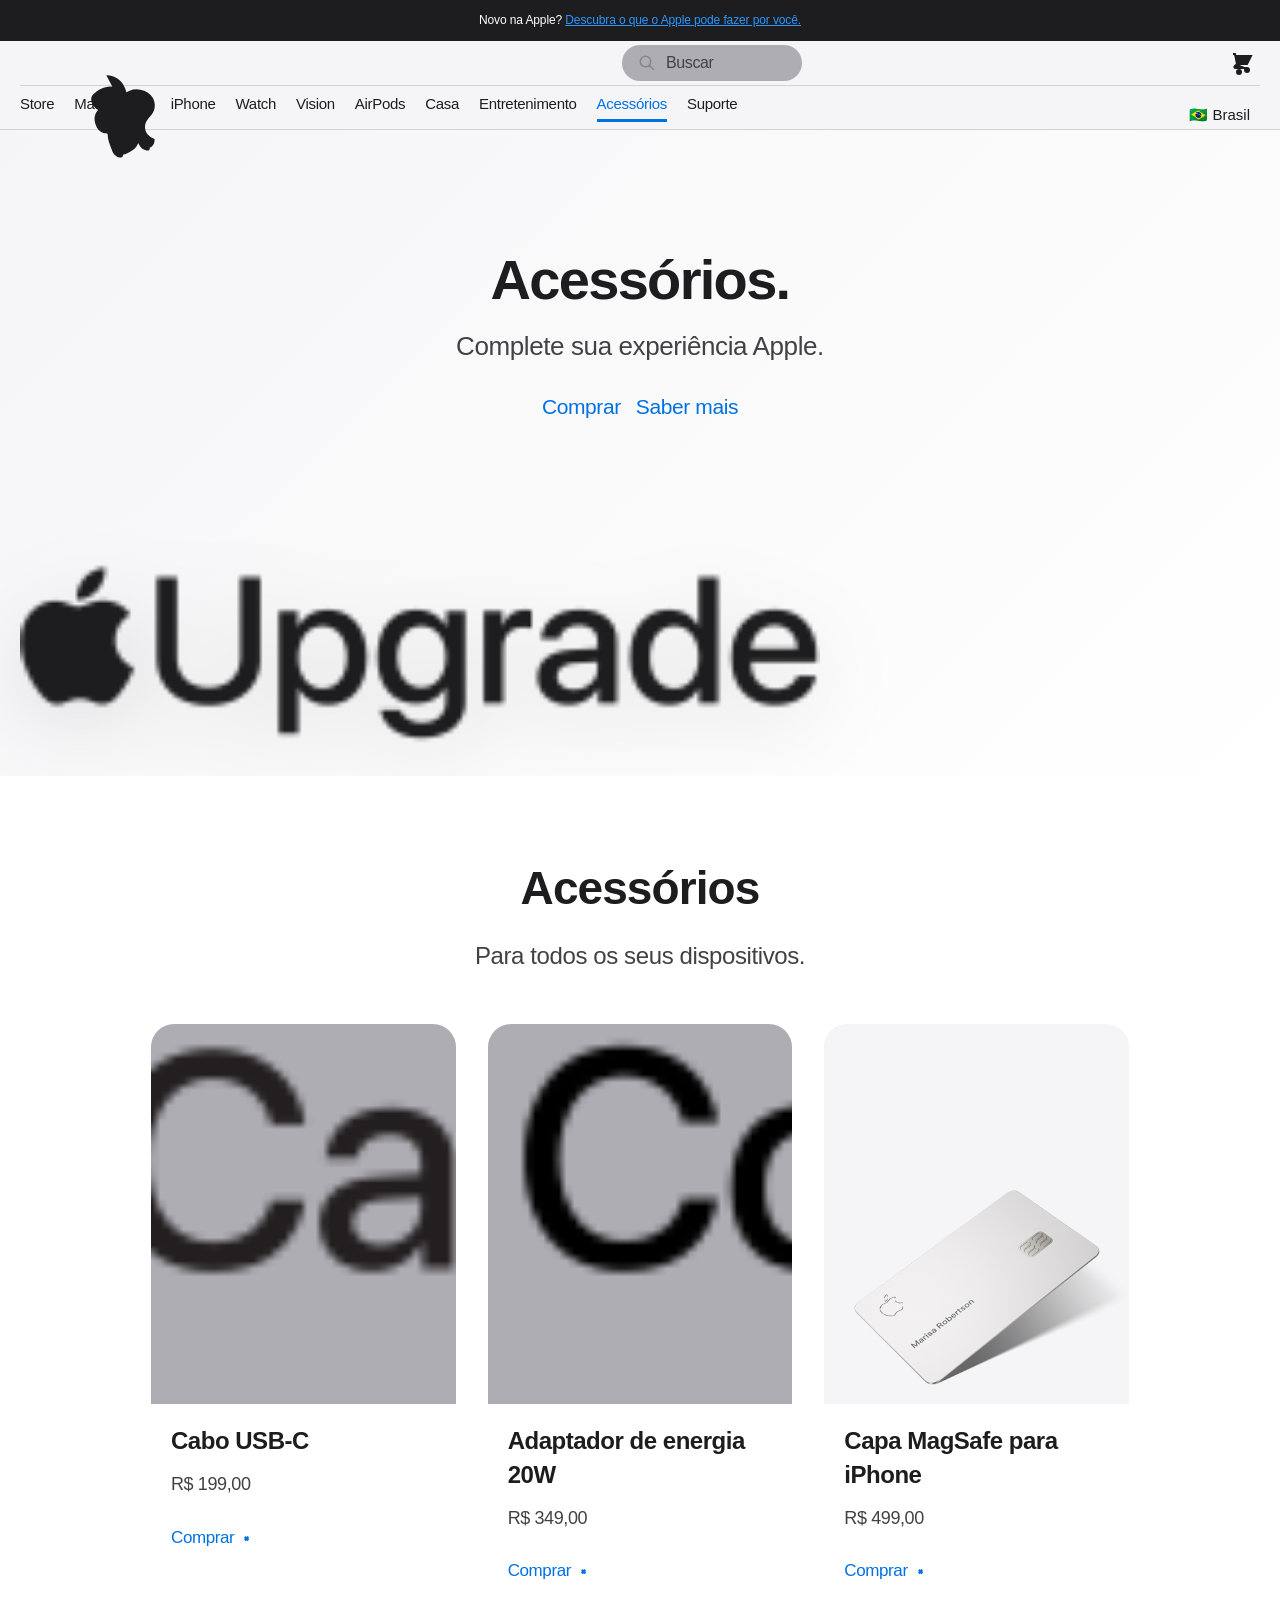
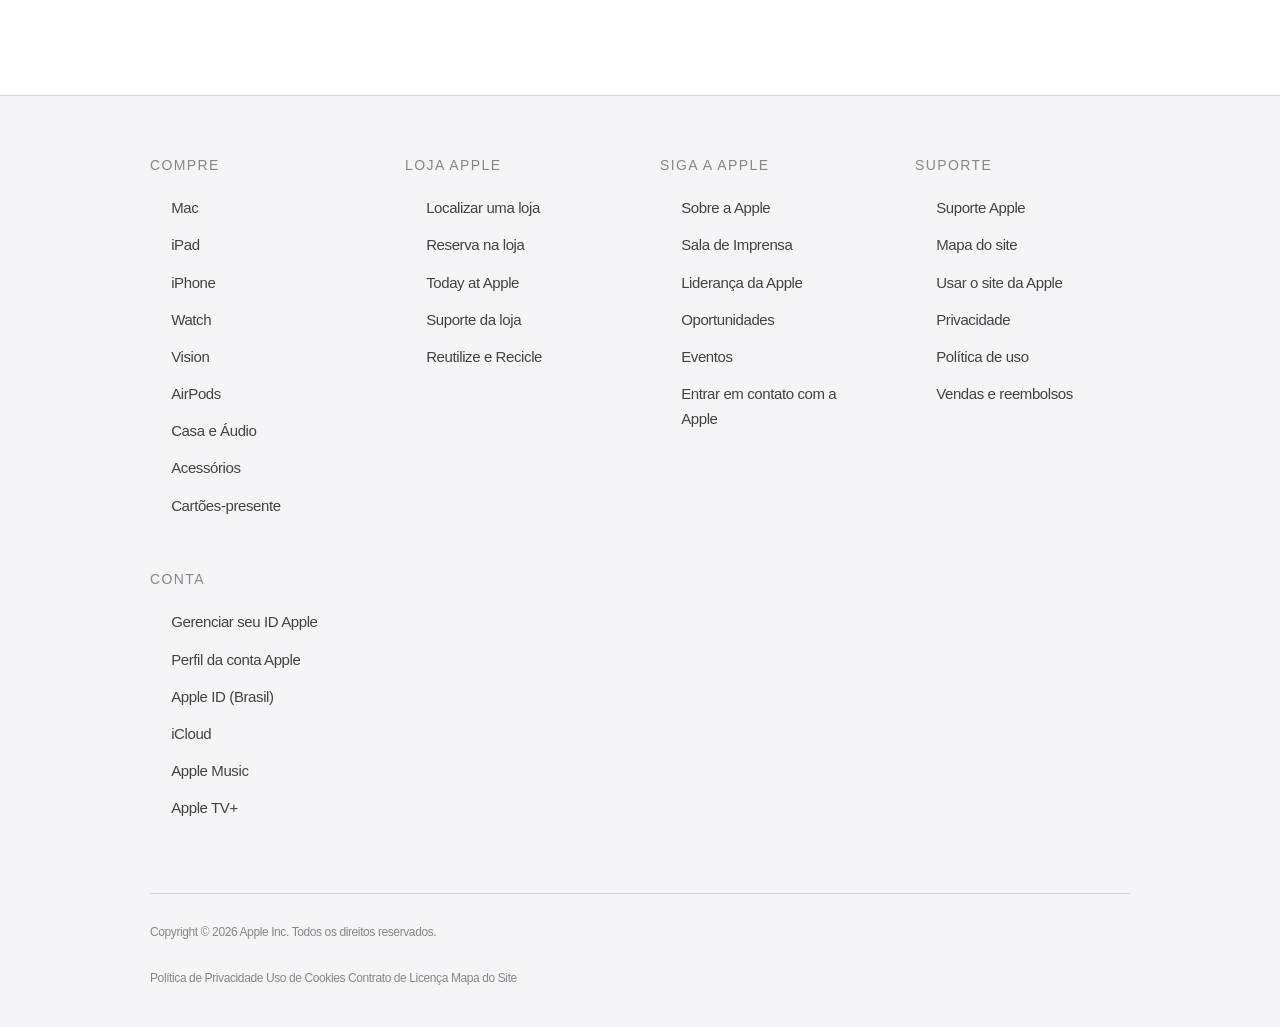
<file: acessorios.html>
<!DOCTYPE html>
<html lang="pt-BR">
<head>
    <meta charset="UTF-8">
    <meta name="viewport" content="width=device-width, initial-scale=1.0">
    <title>Acessórios - Apple (Brasil)</title>
    <meta name="description" content="Capas, carregadores, fones e acessórios para todos os produtos Apple no site oficial da Apple (Brasil).">
    <link rel="stylesheet" href="css/main.css">
    <link rel="icon" href="img/apple-icon.svg">
</head>
<body>

    <div class="top-banner">
        Novo na Apple? <a href="#">Descubra o que o Apple pode fazer por você.</a>
    </div>

    <nav class="apple-nav" id="mainNav">
        <div class="nav-container">
            <div class="nav-top">
                <a href="index.html" class="nav-logo" title="Apple" aria-label="Página inicial Apple">
                    <svg viewBox="0 0 1000 1000" xmlns="http://www.w3.org/2000/svg" fill="#1d1d1f">
                        <path d="M479.6 146.2c55.5 0 100.6 40.6 111.2 93.8 6-3.1 12.2-5.8 18.4-8.4 12-5.1 24.7-7.9 37.7-7.9 29.9 0 58.4 11.4 78.6 31.7 15.2 15.3 23.5 35.7 23.5 59 0 21.3-7.5 39.5-20.4 53.2l-1.4 1.4c-21.7 23.4-33 39.8-33 63.4 0 32.3 20.3 55.2 53.1 67.5v10.8c0 16.3-11.2 30.3-26.8 38.6v4.8c0 5.6-4.3 10.4-10 10.4-19.8 0-42.7-15.3-52-39.4h-3.5c-3.9 12.6-12 24-24.2 33-19 13.9-38.7 23.8-58.9 29.5v4.7c0 5.9-4.5 10.9-10.4 10.9-19.7 0-39.1-13-47.3-32.3l-1.7-4.1c-15.6-38.5-25-65.9-25-84.2v-4.3c0-5.5-4.2-10.1-9.7-10.1-23.5 0-44.5-16.9-55.1-42.4-15.2-36.6-9.7-68.1 16.3-92.2l2.2-2c15.4-13.2 29.2-23 41-29.7 21-12 38.9-18.1 52.3-18.1 16.3 0 33.8 4.8 51.7 14.2 11.2 5.9 22.2 13.9 32.7 24l1.2 1.2c21.6 20.8 29.8 35.1 29.8 56 0 17.5-6.4 32-17.3 42.4l-1.3 1.2c-8.9 8.6-18 15.8-27.4 21.5-19 11.6-39.2 19.8-60.4 24v-4.8c0-5.8-4.7-10.7-10.8-10.7-18.3 0-38-14.5-46.2-37.6l-1.4-4c-9-24-14.3-40.8-14.3-52.1v-3.7c0-5.5-4.4-10.2-10.1-10.2-27.2 0-50.9-19.1-61.9-48.5-6.5-17.2-4-32.7 8.6-45.2l1.7-1.8c11.8-11.6 23.9-20.2 36-25.9 21.6-10.3 40.9-15.4 57.3-15.4 16.9 0 34.4 5.2 52.3 15.5 11.2 6.5 22.3 15.5 33 26.9l1.3 1.4c21.4 22.6 29.5 38.1 29.5 60.6 0 21.9-8.5 40.1-23 53.7z"/>
                    </svg>
                </a>
                <div class="nav-search" title="Buscar">
                    <svg viewBox="0 0 24 24"><path fill="none" stroke="#86868b" stroke-width="2" d="M21 21l-6-6m2-5a7 7 0 11-14 0 7 7 0 0114 0z"/></svg>
                    <span>Buscar</span>
                </div>
                <div class="nav-bag" title="Sacola">
                    <svg viewBox="0 0 24 24" fill="none" stroke="#1d1d1f" stroke-width="2">
                        <path d="M3 3h2l.4 2M7 13h10l4-8H5.4M7 13L5.4 5M7 13l-2.293 2.293c-.63.63-.184 1.707.707 1.707H17m0 0a2 2 0 100 4 2 2 0 000-4zm-8 2a2 2 0 110 4 2 2 0 010-4z"/>
                    </svg>
                </div>
                <button class="mobile-menu-btn" aria-label="Abrir menu" aria-expanded="false">
                    <svg viewBox="0 0 24 24" fill="none" stroke="#1d1d1f" stroke-width="2" stroke-linecap="round" stroke-linejoin="round">
                        <line x1="3" y1="12" x2="21" y2="12"></line>
                        <line x1="3" y1="6" x2="21" y2="6"></line>
                        <line x1="3" y1="18" x2="21" y2="18"></line>
                    </svg>
                </button>
            </div>
            <div class="nav-menu">
                <ul class="nav-links">
                    <li><a href="index.html">Store</a></li>
                    <li><a href="mac.html">Mac</a></li>
                    <li><a href="ipad.html">iPad</a></li>
                    <li><a href="iphone.html">iPhone</a></li>
                    <li><a href="watch.html">Watch</a></li>
                    <li><a href="vision.html">Vision</a></li>
                    <li><a href="airpods.html">AirPods</a></li>
                    <li><a href="casa.html">Casa</a></li>
                    <li><a href="entretenimento.html">Entretenimento</a></li>
                    <li><a href="acessorios.html" class="active">Acessórios</a></li>
                    <li><a href="suporte.html">Suporte</a></li>
                </ul>
                <div class="nav-more">
                    <div class="country-selector" id="countrySelector">
                        <button id="countryBtn" type="button">🇧🇷 Brasil</button>
                        <div class="country-menu" id="countryMenu">
                            <h3>Escolha seu país ou região</h3>
                            <div class="country-grid">
                                <div class="country-item"><a href="#">🇧🇷 Brasil (Português)</a></div>
                                <div class="country-item"><a href="#">🇺🇸 Estados Unidos (English)</a></div>
                                <div class="country-item"><a href="#">🇨🇦 Canadá (English)</a></div>
                                <div class="country-item"><a href="#">🇨🇦 Canadá (Français)</a></div>
                                <div class="country-item"><a href="#">🇲🇽 México (Español)</a></div>
                                <div class="country-item"><a href="#">🇬🇧 Reino Unido (English)</a></div>
                                <div class="country-item"><a href="#">🇫🇷 França (Français)</a></div>
                                <div class="country-item"><a href="#">🇩🇪 Alemanha (Deutsch)</a></div>
                                <div class="country-item"><a href="#">🇮🇹 Itália (Italiano)</a></div>
                                <div class="country-item"><a href="#">🇪🇸 Espanha (Español)</a></div>
                                <div class="country-item"><a href="#">🇯🇵 Japão (日本語)</a></div>
                                <div class="country-item"><a href="#">🇰🇷 Coreia do Sul (한국어)</a></div>
                                <div class="country-item"><a href="#">🇨🇳 China (简体中文)</a></div>
                                <div class="country-item"><a href="#">🇭🇰 Hong Kong (繁體中文)</a></div>
                                <div class="country-item"><a href="#">🇦🇺 Austrália (English)</a></div>
                                <div class="country-item"><a href="#">🇮🇳 Índia (English)</a></div>
                                <div class="country-item"><a href="#">🇦🇪 Emirados Árabes (English)</a></div>
                                <div class="country-item"><a href="#">🇨🇭 Suíça (Deutsch)</a></div>
                            </div>
                        </div>
                    </div>
                </div>
            </div>
        </div>
    </nav>

    <section class="hero" style="background:linear-gradient(135deg,#f5f5f7 0%,#ffffff 100%);">
        <div class="hero-content">
            <h1 class="hero-headline">Acessórios.</h1>
            <p class="hero-subhead">Complete sua experiência Apple.</p>
            <div class="hero-links">
                <a href="#comprar">Comprar</a>
                <a href="#sabermais">Saber mais</a>
            </div>
        </div>
        <div class="hero-image">
            <img src="img/promo-logo-apple-upgrade.png" alt="Acessórios Apple">
        </div>
    </section>

    <section id="sabermais" class="product-section">
        <div class="product-container">
            <div class="product-header">
                <h2 class="section-title">Acessórios</h2>
                <p class="section-subtitle">Para todos os seus dispositivos.</p>
            </div>
            <div class="product-grid">
                <div class="product-card" onclick="openModal('Cabo USB-C', 199)">
                    <div class="product-image">
                        <img src="img/promo-logo-apple-card.png" alt="Cabo USB-C">
                    </div>
                    <div class="product-info">
                        <h3 class="product-title">Cabo USB-C</h3>
                        <p class="product-price">R$ 199,00</p>
                        <a href="#" class="product-buy">Comprar <svg viewBox="0 0 12 12"><path fill="none" stroke="#0071e3" stroke-width="2" d="M5 5l3 3m0-3-3 3"/></svg></a>
                    </div>
                </div>
                <div class="product-card" onclick="openModal('Adaptador de energia', 349)">
                    <div class="product-image">
                        <img src="img/promo-logo-home-collection.png" alt="Adaptador de energia">
                    </div>
                    <div class="product-info">
                        <h3 class="product-title">Adaptador de energia 20W</h3>
                        <p class="product-price">R$ 349,00</p>
                        <a href="#" class="product-buy">Comprar <svg viewBox="0 0 12 12"><path fill="none" stroke="#0071e3" stroke-width="2" d="M5 5l3 3m0-3-3 3"/></svg></a>
                    </div>
                </div>
                <div class="product-card" onclick="openModal('Capa para iPhone', 499)">
                    <div class="product-image">
                        <img src="img/promo-apple-card.jpg" alt="Capa para iPhone">
                    </div>
                    <div class="product-info">
                        <h3 class="product-title">Capa MagSafe para iPhone</h3>
                        <p class="product-price">R$ 499,00</p>
                        <a href="#" class="product-buy">Comprar <svg viewBox="0 0 12 12"><path fill="none" stroke="#0071e3" stroke-width="2" d="M5 5l3 3m0-3-3 3"/></svg></a>
                    </div>
                </div>
            </div>
        </div>
    </section>

    <footer>
        <div class="footer-content">
            <div class="footer-top">
                <div class="footer-column">
                    <h4>Compre</h4>
                    <ul>
                        <li><a href="mac.html">Mac</a></li>
                        <li><a href="ipad.html">iPad</a></li>
                        <li><a href="iphone.html">iPhone</a></li>
                        <li><a href="watch.html">Watch</a></li>
                        <li><a href="vision.html">Vision</a></li>
                        <li><a href="airpods.html">AirPods</a></li>
                        <li><a href="casa.html">Casa e Áudio</a></li>
                        <li><a href="acessorios.html">Acessórios</a></li>
                        <li><a href="#">Cartões-presente</a></li>
                    </ul>
                </div>
                <div class="footer-column">
                    <h4>Loja Apple</h4>
                    <ul>
                        <li><a href="#">Localizar uma loja</a></li>
                        <li><a href="#">Reserva na loja</a></li>
                        <li><a href="#">Today at Apple</a></li>
                        <li><a href="#">Suporte da loja</a></li>
                        <li><a href="#">Reutilize e Recicle</a></li>
                    </ul>
                </div>
                <div class="footer-column">
                    <h4>Siga a Apple</h4>
                    <ul>
                        <li><a href="#">Sobre a Apple</a></li>
                        <li><a href="#">Sala de Imprensa</a></li>
                        <li><a href="#">Liderança da Apple</a></li>
                        <li><a href="#">Oportunidades</a></li>
                        <li><a href="#">Eventos</a></li>
                        <li><a href="#">Entrar em contato com a Apple</a></li>
                    </ul>
                </div>
                <div class="footer-column">
                    <h4>Suporte</h4>
                    <ul>
                        <li><a href="suporte.html">Suporte Apple</a></li>
                        <li><a href="#">Mapa do site</a></li>
                        <li><a href="#">Usar o site da Apple</a></li>
                        <li><a href="#">Privacidade</a></li>
                        <li><a href="#">Política de uso</a></li>
                        <li><a href="#">Vendas e reembolsos</a></li>
                    </ul>
                </div>
                <div class="footer-column">
                    <h4>Conta</h4>
                    <ul>
                        <li><a href="#">Gerenciar seu ID Apple</a></li>
                        <li><a href="#">Perfil da conta Apple</a></li>
                        <li><a href="#">Apple ID (Brasil)</a></li>
                        <li><a href="#">iCloud</a></li>
                        <li><a href="#">Apple Music</a></li>
                        <li><a href="#">Apple TV+</a></li>
                    </ul>
                </div>
            </div>
            <div class="footer-bottom">
                <div class="footer-legal">
                    Copyright © 2026 Apple Inc. Todos os direitos reservados.
                </div>
                <div class="footer-copyright">
                    <a href="#">Política de Privacidade</a>
                    <a href="#">Uso de Cookies</a>
                    <a href="#">Contrato de Licença</a>
                    <a href="#">Mapa do Site</a>
                </div>
            </div>
        </div>
    </footer>

    <div class="modal-overlay" id="modalOverlay">
        <div class="modal">
            <div class="modal-header">
                <h2 class="modal-title" id="modalTitle">Escolha seu acessório</h2>
                <button class="modal-close" onclick="closeModal()">&times;</button>
            </div>
            <div class="modal-body">
                <p style="margin-bottom:2rem; color:var(--apple-dark-gray);">Selecione o produto:</p>
                <div class="modal-grid" id="modalGrid"></div>
            </div>
            <div class="modal-footer">
                <button class="btn btn-secondary" onclick="closeModal()">Cancelar</button>
                <button class="btn btn-primary" onclick="checkout()">Adicionar à sacola</button>
            </div>
        </div>
    </div>

    <script src="js/app.js"></script>
</body>
</html>
</file>
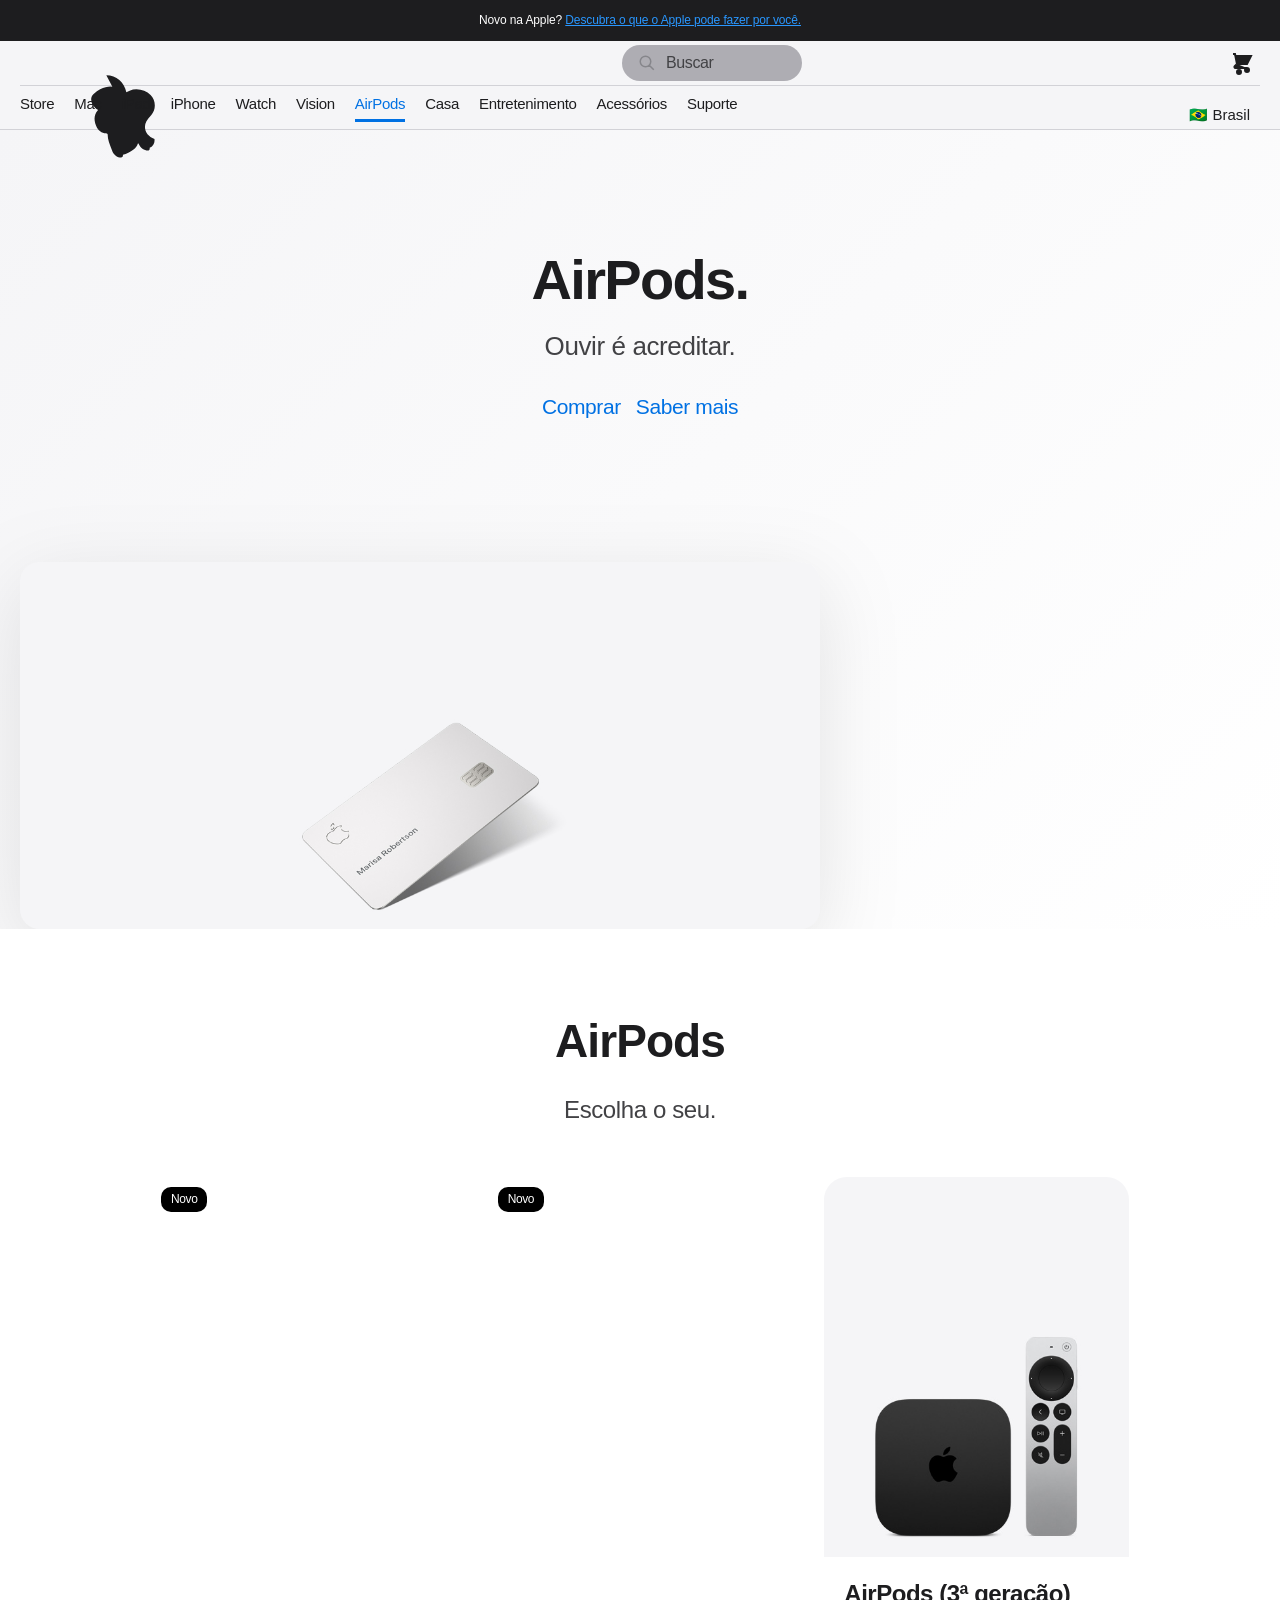
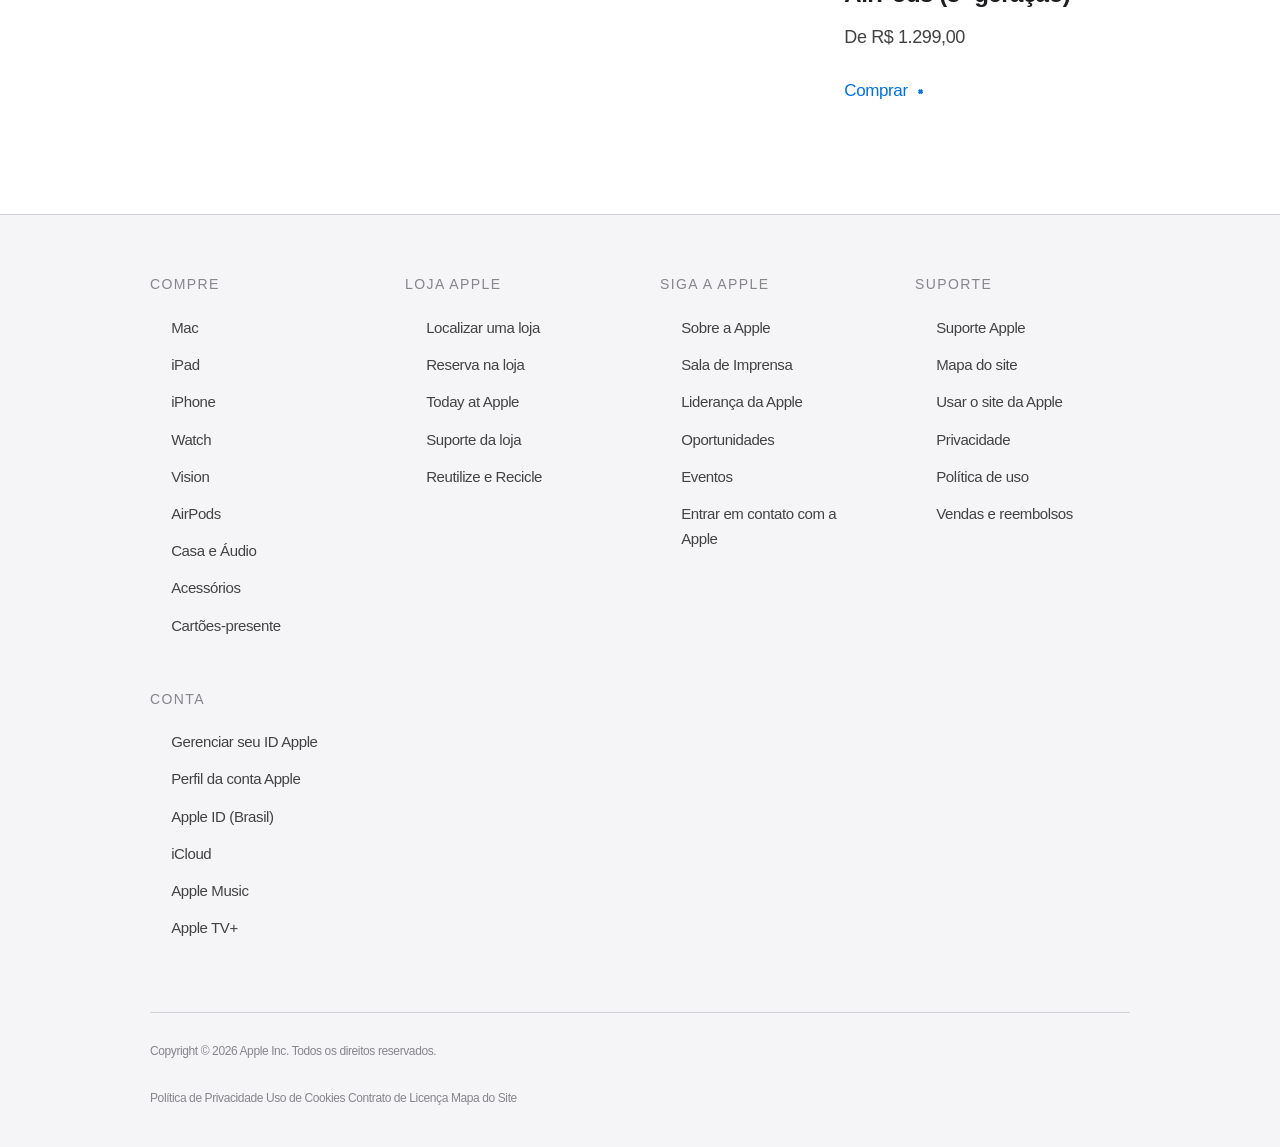
<file: airpods.html>
<!DOCTYPE html>
<html lang="pt-BR">
<head>
    <meta charset="UTF-8">
    <meta name="viewport" content="width=device-width, initial-scale=1.0">
    <title>AirPods - Apple (Brasil)</title>
    <meta name="description" content="Compre AirPods Pro, AirPods Max e AirPods no site oficial da Apple (Brasil).">
    <link rel="stylesheet" href="css/main.css">
    <link rel="icon" href="img/apple-icon.svg">
</head>
<body>

    <div class="top-banner">
        Novo na Apple? <a href="#">Descubra o que o Apple pode fazer por você.</a>
    </div>

    <nav class="apple-nav" id="mainNav">
        <div class="nav-container">
            <div class="nav-top">
                <a href="index.html" class="nav-logo" title="Apple" aria-label="Página inicial Apple">
                    <svg viewBox="0 0 1000 1000" xmlns="http://www.w3.org/2000/svg" fill="#1d1d1f">
                        <path d="M479.6 146.2c55.5 0 100.6 40.6 111.2 93.8 6-3.1 12.2-5.8 18.4-8.4 12-5.1 24.7-7.9 37.7-7.9 29.9 0 58.4 11.4 78.6 31.7 15.2 15.3 23.5 35.7 23.5 59 0 21.3-7.5 39.5-20.4 53.2l-1.4 1.4c-21.7 23.4-33 39.8-33 63.4 0 32.3 20.3 55.2 53.1 67.5v10.8c0 16.3-11.2 30.3-26.8 38.6v4.8c0 5.6-4.3 10.4-10 10.4-19.8 0-42.7-15.3-52-39.4h-3.5c-3.9 12.6-12 24-24.2 33-19 13.9-38.7 23.8-58.9 29.5v4.7c0 5.9-4.5 10.9-10.4 10.9-19.7 0-39.1-13-47.3-32.3l-1.7-4.1c-15.6-38.5-25-65.9-25-84.2v-4.3c0-5.5-4.2-10.1-9.7-10.1-23.5 0-44.5-16.9-55.1-42.4-15.2-36.6-9.7-68.1 16.3-92.2l2.2-2c15.4-13.2 29.2-23 41-29.7 21-12 38.9-18.1 52.3-18.1 16.3 0 33.8 4.8 51.7 14.2 11.2 5.9 22.2 13.9 32.7 24l1.2 1.2c21.6 20.8 29.8 35.1 29.8 56 0 17.5-6.4 32-17.3 42.4l-1.3 1.2c-8.9 8.6-18 15.8-27.4 21.5-19 11.6-39.2 19.8-60.4 24v-4.8c0-5.8-4.7-10.7-10.8-10.7-18.3 0-38-14.5-46.2-37.6l-1.4-4c-9-24-14.3-40.8-14.3-52.1v-3.7c0-5.5-4.4-10.2-10.1-10.2-27.2 0-50.9-19.1-61.9-48.5-6.5-17.2-4-32.7 8.6-45.2l1.7-1.8c11.8-11.6 23.9-20.2 36-25.9 21.6-10.3 40.9-15.4 57.3-15.4 16.9 0 34.4 5.2 52.3 15.5 11.2 6.5 22.3 15.5 33 26.9l1.3 1.4c21.4 22.6 29.5 38.1 29.5 60.6 0 21.9-8.5 40.1-23 53.7z"/>
                    </svg>
                </a>
                <div class="nav-search" title="Buscar">
                    <svg viewBox="0 0 24 24"><path fill="none" stroke="#86868b" stroke-width="2" d="M21 21l-6-6m2-5a7 7 0 11-14 0 7 7 0 0114 0z"/></svg>
                    <span>Buscar</span>
                </div>
                <div class="nav-bag" title="Sacola">
                    <svg viewBox="0 0 24 24" fill="none" stroke="#1d1d1f" stroke-width="2">
                        <path d="M3 3h2l.4 2M7 13h10l4-8H5.4M7 13L5.4 5M7 13l-2.293 2.293c-.63.63-.184 1.707.707 1.707H17m0 0a2 2 0 100 4 2 2 0 000-4zm-8 2a2 2 0 110 4 2 2 0 010-4z"/>
                    </svg>
                </div>
                <button class="mobile-menu-btn" aria-label="Abrir menu" aria-expanded="false">
                    <svg viewBox="0 0 24 24" fill="none" stroke="#1d1d1f" stroke-width="2" stroke-linecap="round" stroke-linejoin="round">
                        <line x1="3" y1="12" x2="21" y2="12"></line>
                        <line x1="3" y1="6" x2="21" y2="6"></line>
                        <line x1="3" y1="18" x2="21" y2="18"></line>
                    </svg>
                </button>
            </div>
            <div class="nav-menu">
                <ul class="nav-links">
                    <li><a href="index.html">Store</a></li>
                    <li><a href="mac.html">Mac</a></li>
                    <li><a href="ipad.html">iPad</a></li>
                    <li><a href="iphone.html">iPhone</a></li>
                    <li><a href="watch.html">Watch</a></li>
                    <li><a href="vision.html">Vision</a></li>
                    <li><a href="airpods.html" class="active">AirPods</a></li>
                    <li><a href="casa.html">Casa</a></li>
                    <li><a href="entretenimento.html">Entretenimento</a></li>
                    <li><a href="acessorios.html">Acessórios</a></li>
                    <li><a href="suporte.html">Suporte</a></li>
                </ul>
                <div class="nav-more">
                    <div class="country-selector" id="countrySelector">
                        <button id="countryBtn" type="button">🇧🇷 Brasil</button>
                        <div class="country-menu" id="countryMenu">
                            <h3>Escolha seu país ou região</h3>
                            <div class="country-grid">
                                <div class="country-item"><a href="#">🇧🇷 Brasil (Português)</a></div>
                                <div class="country-item"><a href="#">🇺🇸 Estados Unidos (English)</a></div>
                                <div class="country-item"><a href="#">🇨🇦 Canadá (English)</a></div>
                                <div class="country-item"><a href="#">🇨🇦 Canadá (Français)</a></div>
                                <div class="country-item"><a href="#">🇲🇽 México (Español)</a></div>
                                <div class="country-item"><a href="#">🇬🇧 Reino Unido (English)</a></div>
                                <div class="country-item"><a href="#">🇫🇷 França (Français)</a></div>
                                <div class="country-item"><a href="#">🇩🇪 Alemanha (Deutsch)</a></div>
                                <div class="country-item"><a href="#">🇮🇹 Itália (Italiano)</a></div>
                                <div class="country-item"><a href="#">🇪🇸 Espanha (Español)</a></div>
                                <div class="country-item"><a href="#">🇯🇵 Japão (日本語)</a></div>
                                <div class="country-item"><a href="#">🇰🇷 Coreia do Sul (한국어)</a></div>
                                <div class="country-item"><a href="#">🇨🇳 China (简体中文)</a></div>
                                <div class="country-item"><a href="#">🇭🇰 Hong Kong (繁體中文)</a></div>
                                <div class="country-item"><a href="#">🇦🇺 Austrália (English)</a></div>
                                <div class="country-item"><a href="#">🇮🇳 Índia (English)</a></div>
                                <div class="country-item"><a href="#">🇦🇪 Emirados Árabes (English)</a></div>
                                <div class="country-item"><a href="#">🇨🇭 Suíça (Deutsch)</a></div>
                            </div>
                        </div>
                    </div>
                </div>
            </div>
        </div>
    </nav>

    <section class="hero" style="background:linear-gradient(135deg,#f5f5f7 0%,#ffffff 100%);">
        <div class="hero-content">
            <h1 class="hero-headline">AirPods.</h1>
            <p class="hero-subhead">Ouvir é acreditar.</p>
            <div class="hero-links">
                <a href="#comprar">Comprar</a>
                <a href="#sabermais">Saber mais</a>
            </div>
        </div>
        <div class="hero-image">
            <img src="img/promo-apple-card.jpg" alt="AirPods">
        </div>
    </section>

    <section id="sabermais" class="product-section">
        <div class="product-container">
            <div class="product-header">
                <h2 class="section-title">AirPods</h2>
                <p class="section-subtitle">Escolha o seu.</p>
            </div>
            <div class="product-grid">
                <div class="product-card" onclick="openModal('AirPods Pro', 2199)">
                    <div class="product-image">
                        <span class="product-tag">Novo</span>
                        <img src="img/promo-apple-card.jpg" alt="AirPods Pro">
                    </div>
                    <div class="product-info">
                        <h3 class="product-title">AirPods Pro</h3>
                        <p class="product-price">De R$ 2.199,00</p>
                        <a href="#" class="product-buy">Comprar <svg viewBox="0 0 12 12"><path fill="none" stroke="#0071e3" stroke-width="2" d="M5 5l3 3m0-3-3 3"/></svg></a>
                    </div>
                </div>
                <div class="product-card" onclick="openModal('AirPods Max', 4499)">
                    <div class="product-image">
                        <span class="product-tag">Novo</span>
                        <img src="img/promo-logo-home-collection.png" alt="AirPods Max">
                    </div>
                    <div class="product-info">
                        <h3 class="product-title">AirPods Max</h3>
                        <p class="product-price">De R$ 4.499,00</p>
                        <a href="#" class="product-buy">Comprar <svg viewBox="0 0 12 12"><path fill="none" stroke="#0071e3" stroke-width="2" d="M5 5l3 3m0-3-3 3"/></svg></a>
                    </div>
                </div>
                <div class="product-card" onclick="openModal('AirPods (3ª geração)', 1299)">
                    <div class="product-image">
                        <img src="img/promo-apple-tv-4k.jpg" alt="AirPods 3">
                    </div>
                    <div class="product-info">
                        <h3 class="product-title">AirPods (3ª geração)</h3>
                        <p class="product-price">De R$ 1.299,00</p>
                        <a href="#" class="product-buy">Comprar <svg viewBox="0 0 12 12"><path fill="none" stroke="#0071e3" stroke-width="2" d="M5 5l3 3m0-3-3 3"/></svg></a>
                    </div>
                </div>
            </div>
        </div>
    </section>

    <footer>
        <div class="footer-content">
            <div class="footer-top">
                <div class="footer-column">
                    <h4>Compre</h4>
                    <ul>
                        <li><a href="mac.html">Mac</a></li>
                        <li><a href="ipad.html">iPad</a></li>
                        <li><a href="iphone.html">iPhone</a></li>
                        <li><a href="watch.html">Watch</a></li>
                        <li><a href="vision.html">Vision</a></li>
                        <li><a href="airpods.html">AirPods</a></li>
                        <li><a href="casa.html">Casa e Áudio</a></li>
                        <li><a href="acessorios.html">Acessórios</a></li>
                        <li><a href="#">Cartões-presente</a></li>
                    </ul>
                </div>
                <div class="footer-column">
                    <h4>Loja Apple</h4>
                    <ul>
                        <li><a href="#">Localizar uma loja</a></li>
                        <li><a href="#">Reserva na loja</a></li>
                        <li><a href="#">Today at Apple</a></li>
                        <li><a href="#">Suporte da loja</a></li>
                        <li><a href="#">Reutilize e Recicle</a></li>
                    </ul>
                </div>
                <div class="footer-column">
                    <h4>Siga a Apple</h4>
                    <ul>
                        <li><a href="#">Sobre a Apple</a></li>
                        <li><a href="#">Sala de Imprensa</a></li>
                        <li><a href="#">Liderança da Apple</a></li>
                        <li><a href="#">Oportunidades</a></li>
                        <li><a href="#">Eventos</a></li>
                        <li><a href="#">Entrar em contato com a Apple</a></li>
                    </ul>
                </div>
                <div class="footer-column">
                    <h4>Suporte</h4>
                    <ul>
                        <li><a href="suporte.html">Suporte Apple</a></li>
                        <li><a href="#">Mapa do site</a></li>
                        <li><a href="#">Usar o site da Apple</a></li>
                        <li><a href="#">Privacidade</a></li>
                        <li><a href="#">Política de uso</a></li>
                        <li><a href="#">Vendas e reembolsos</a></li>
                    </ul>
                </div>
                <div class="footer-column">
                    <h4>Conta</h4>
                    <ul>
                        <li><a href="#">Gerenciar seu ID Apple</a></li>
                        <li><a href="#">Perfil da conta Apple</a></li>
                        <li><a href="#">Apple ID (Brasil)</a></li>
                        <li><a href="#">iCloud</a></li>
                        <li><a href="#">Apple Music</a></li>
                        <li><a href="#">Apple TV+</a></li>
                    </ul>
                </div>
            </div>
            <div class="footer-bottom">
                <div class="footer-legal">
                    Copyright © 2026 Apple Inc. Todos os direitos reservados.
                </div>
                <div class="footer-copyright">
                    <a href="#">Política de Privacidade</a>
                    <a href="#">Uso de Cookies</a>
                    <a href="#">Contrato de Licença</a>
                    <a href="#">Mapa do Site</a>
                </div>
            </div>
        </div>
    </footer>

    <div class="modal-overlay" id="modalOverlay">
        <div class="modal">
            <div class="modal-header">
                <h2 class="modal-title" id="modalTitle">Escolha seus AirPods</h2>
                <button class="modal-close" onclick="closeModal()">&times;</button>
            </div>
            <div class="modal-body">
                <p style="margin-bottom:2rem; color:var(--apple-dark-gray);">Selecione o modelo:</p>
                <div class="modal-grid" id="modalGrid"></div>
            </div>
            <div class="modal-footer">
                <button class="btn btn-secondary" onclick="closeModal()">Cancelar</button>
                <button class="btn btn-primary" onclick="checkout()">Adicionar à sacola</button>
            </div>
        </div>
    </div>

    <script src="js/app.js"></script>
</body>
</html>
</file>
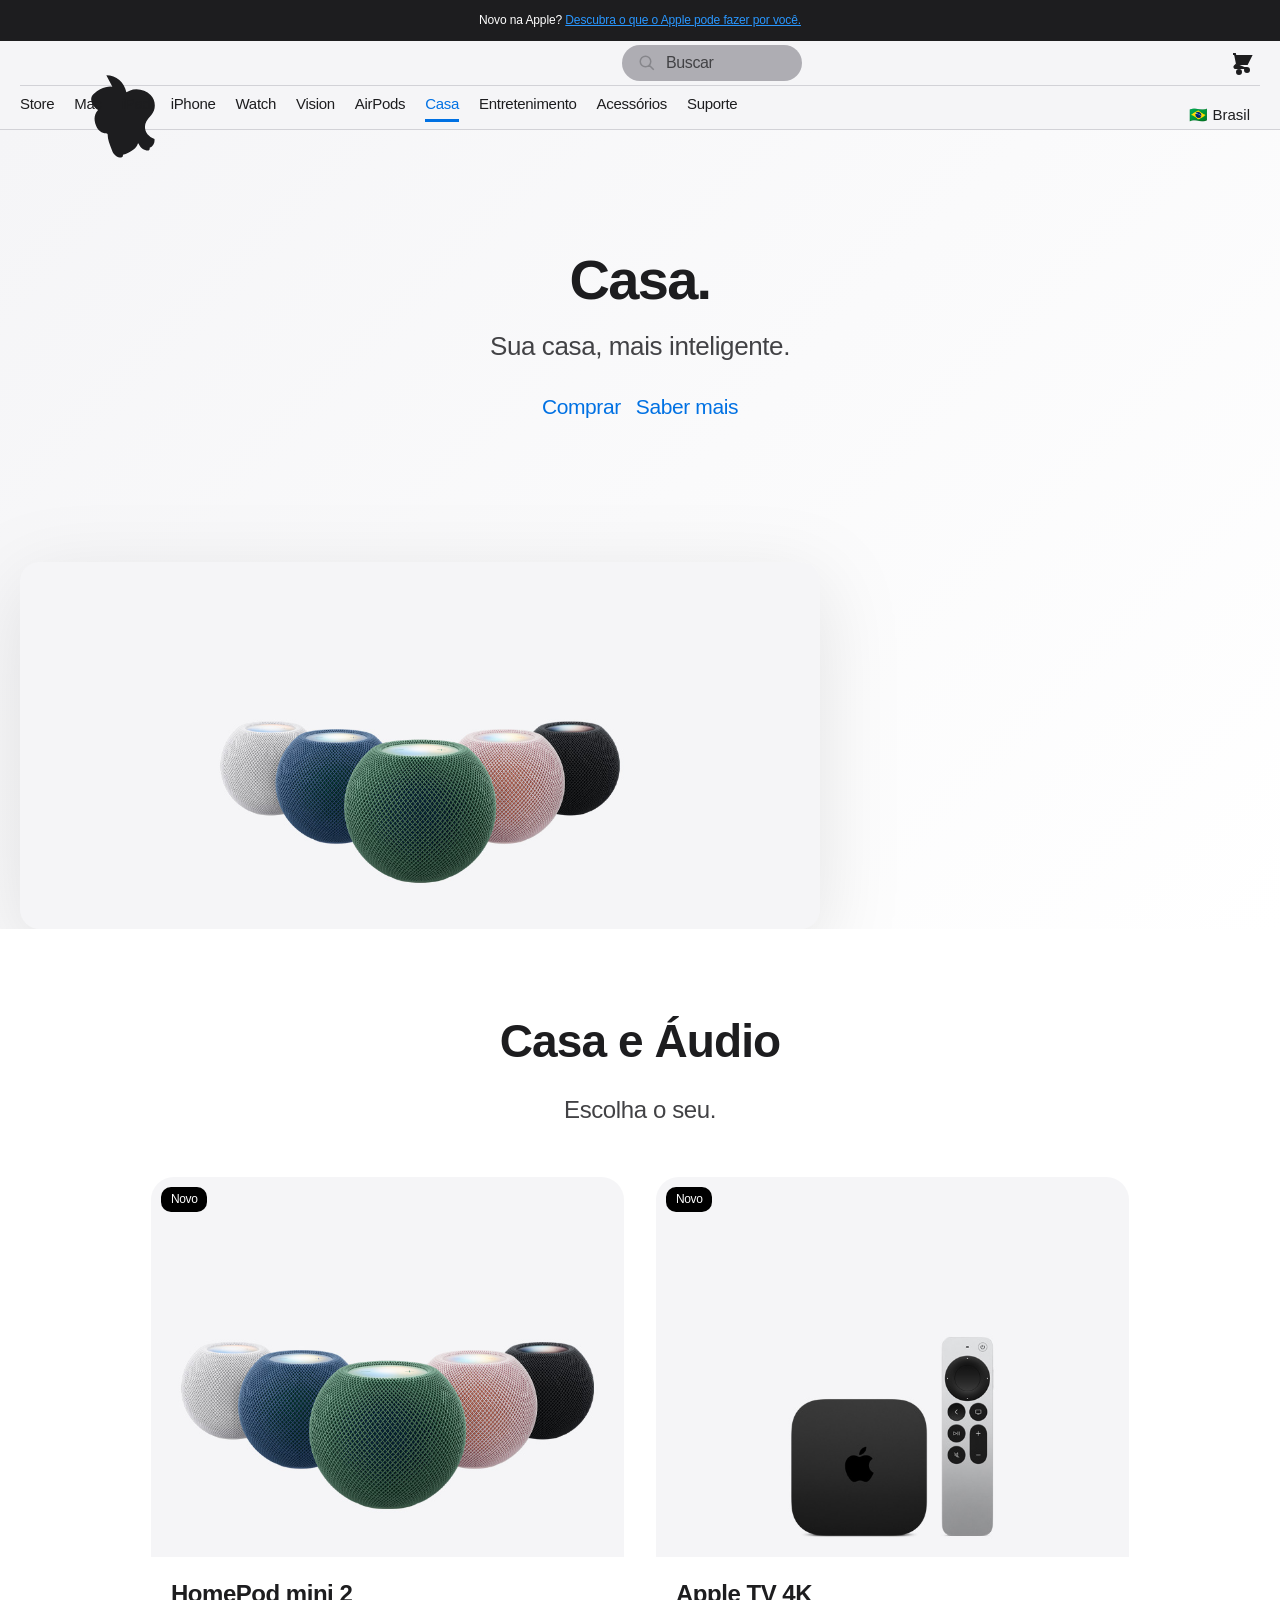
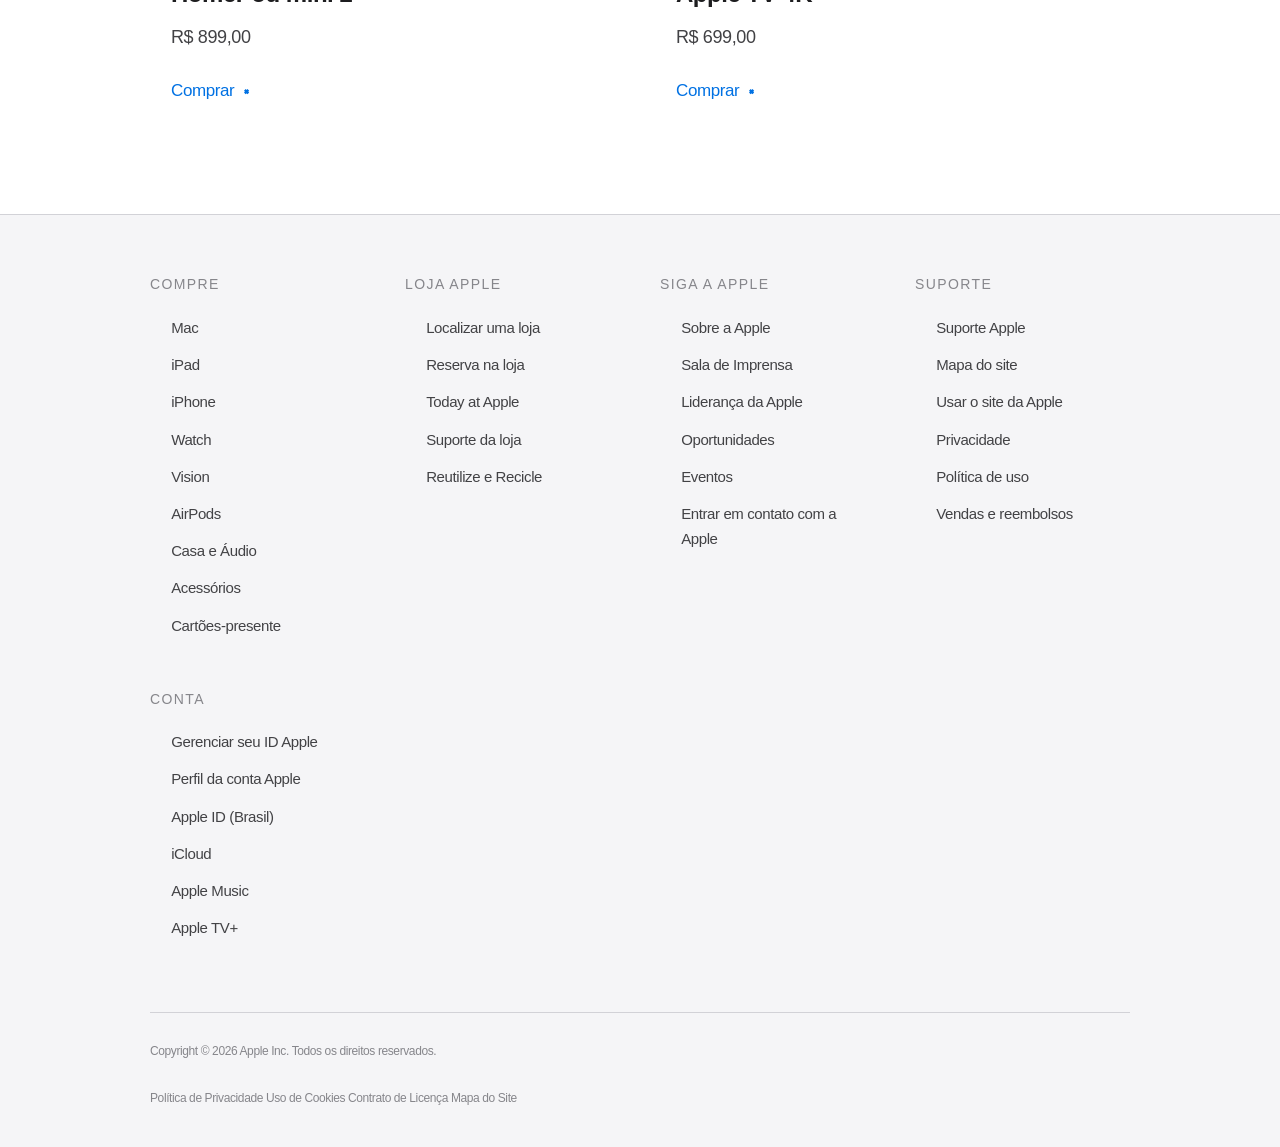
<file: casa.html>
<!DOCTYPE html>
<html lang="pt-BR">
<head>
    <meta charset="UTF-8">
    <meta name="viewport" content="width=device-width, initial-scale=1.0">
    <title>Casa - Apple (Brasil)</title>
    <meta name="description" content="HomePod mini 2, Apple TV 4K e acessórios para casa no site oficial da Apple (Brasil).">
    <link rel="stylesheet" href="css/main.css">
    <link rel="icon" href="img/apple-icon.svg">
</head>
<body>

    <div class="top-banner">
        Novo na Apple? <a href="#">Descubra o que o Apple pode fazer por você.</a>
    </div>

    <nav class="apple-nav" id="mainNav">
        <div class="nav-container">
            <div class="nav-top">
                <a href="index.html" class="nav-logo" title="Apple" aria-label="Página inicial Apple">
                    <svg viewBox="0 0 1000 1000" xmlns="http://www.w3.org/2000/svg" fill="#1d1d1f">
                        <path d="M479.6 146.2c55.5 0 100.6 40.6 111.2 93.8 6-3.1 12.2-5.8 18.4-8.4 12-5.1 24.7-7.9 37.7-7.9 29.9 0 58.4 11.4 78.6 31.7 15.2 15.3 23.5 35.7 23.5 59 0 21.3-7.5 39.5-20.4 53.2l-1.4 1.4c-21.7 23.4-33 39.8-33 63.4 0 32.3 20.3 55.2 53.1 67.5v10.8c0 16.3-11.2 30.3-26.8 38.6v4.8c0 5.6-4.3 10.4-10 10.4-19.8 0-42.7-15.3-52-39.4h-3.5c-3.9 12.6-12 24-24.2 33-19 13.9-38.7 23.8-58.9 29.5v4.7c0 5.9-4.5 10.9-10.4 10.9-19.7 0-39.1-13-47.3-32.3l-1.7-4.1c-15.6-38.5-25-65.9-25-84.2v-4.3c0-5.5-4.2-10.1-9.7-10.1-23.5 0-44.5-16.9-55.1-42.4-15.2-36.6-9.7-68.1 16.3-92.2l2.2-2c15.4-13.2 29.2-23 41-29.7 21-12 38.9-18.1 52.3-18.1 16.3 0 33.8 4.8 51.7 14.2 11.2 5.9 22.2 13.9 32.7 24l1.2 1.2c21.6 20.8 29.8 35.1 29.8 56 0 17.5-6.4 32-17.3 42.4l-1.3 1.2c-8.9 8.6-18 15.8-27.4 21.5-19 11.6-39.2 19.8-60.4 24v-4.8c0-5.8-4.7-10.7-10.8-10.7-18.3 0-38-14.5-46.2-37.6l-1.4-4c-9-24-14.3-40.8-14.3-52.1v-3.7c0-5.5-4.4-10.2-10.1-10.2-27.2 0-50.9-19.1-61.9-48.5-6.5-17.2-4-32.7 8.6-45.2l1.7-1.8c11.8-11.6 23.9-20.2 36-25.9 21.6-10.3 40.9-15.4 57.3-15.4 16.9 0 34.4 5.2 52.3 15.5 11.2 6.5 22.3 15.5 33 26.9l1.3 1.4c21.4 22.6 29.5 38.1 29.5 60.6 0 21.9-8.5 40.1-23 53.7z"/>
                    </svg>
                </a>
                <div class="nav-search" title="Buscar">
                    <svg viewBox="0 0 24 24"><path fill="none" stroke="#86868b" stroke-width="2" d="M21 21l-6-6m2-5a7 7 0 11-14 0 7 7 0 0114 0z"/></svg>
                    <span>Buscar</span>
                </div>
                <div class="nav-bag" title="Sacola">
                    <svg viewBox="0 0 24 24" fill="none" stroke="#1d1d1f" stroke-width="2">
                        <path d="M3 3h2l.4 2M7 13h10l4-8H5.4M7 13L5.4 5M7 13l-2.293 2.293c-.63.63-.184 1.707.707 1.707H17m0 0a2 2 0 100 4 2 2 0 000-4zm-8 2a2 2 0 110 4 2 2 0 010-4z"/>
                    </svg>
                </div>
                <button class="mobile-menu-btn" aria-label="Abrir menu" aria-expanded="false">
                    <svg viewBox="0 0 24 24" fill="none" stroke="#1d1d1f" stroke-width="2" stroke-linecap="round" stroke-linejoin="round">
                        <line x1="3" y1="12" x2="21" y2="12"></line>
                        <line x1="3" y1="6" x2="21" y2="6"></line>
                        <line x1="3" y1="18" x2="21" y2="18"></line>
                    </svg>
                </button>
            </div>
            <div class="nav-menu">
                <ul class="nav-links">
                    <li><a href="index.html">Store</a></li>
                    <li><a href="mac.html">Mac</a></li>
                    <li><a href="ipad.html">iPad</a></li>
                    <li><a href="iphone.html">iPhone</a></li>
                    <li><a href="watch.html">Watch</a></li>
                    <li><a href="vision.html">Vision</a></li>
                    <li><a href="airpods.html">AirPods</a></li>
                    <li><a href="casa.html" class="active">Casa</a></li>
                    <li><a href="entretenimento.html">Entretenimento</a></li>
                    <li><a href="acessorios.html">Acessórios</a></li>
                    <li><a href="suporte.html">Suporte</a></li>
                </ul>
                <div class="nav-more">
                    <div class="country-selector" id="countrySelector">
                        <button id="countryBtn" type="button">🇧🇷 Brasil</button>
                        <div class="country-menu" id="countryMenu">
                            <h3>Escolha seu país ou região</h3>
                            <div class="country-grid">
                                <div class="country-item"><a href="#">🇧🇷 Brasil (Português)</a></div>
                                <div class="country-item"><a href="#">🇺🇸 Estados Unidos (English)</a></div>
                                <div class="country-item"><a href="#">🇨🇦 Canadá (English)</a></div>
                                <div class="country-item"><a href="#">🇨🇦 Canadá (Français)</a></div>
                                <div class="country-item"><a href="#">🇲🇽 México (Español)</a></div>
                                <div class="country-item"><a href="#">🇬🇧 Reino Unido (English)</a></div>
                                <div class="country-item"><a href="#">🇫🇷 França (Français)</a></div>
                                <div class="country-item"><a href="#">🇩🇪 Alemanha (Deutsch)</a></div>
                                <div class="country-item"><a href="#">🇮🇹 Itália (Italiano)</a></div>
                                <div class="country-item"><a href="#">🇪🇸 Espanha (Español)</a></div>
                                <div class="country-item"><a href="#">🇯🇵 Japão (日本語)</a></div>
                                <div class="country-item"><a href="#">🇰🇷 Coreia do Sul (한국어)</a></div>
                                <div class="country-item"><a href="#">🇨🇳 China (简体中文)</a></div>
                                <div class="country-item"><a href="#">🇭🇰 Hong Kong (繁體中文)</a></div>
                                <div class="country-item"><a href="#">🇦🇺 Austrália (English)</a></div>
                                <div class="country-item"><a href="#">🇮🇳 Índia (English)</a></div>
                                <div class="country-item"><a href="#">🇦🇪 Emirados Árabes (English)</a></div>
                                <div class="country-item"><a href="#">🇨🇭 Suíça (Deutsch)</a></div>
                            </div>
                        </div>
                    </div>
                </div>
            </div>
        </div>
    </nav>

    <section class="hero" style="background:linear-gradient(135deg,#f5f5f7 0%,#ffffff 100%);">
        <div class="hero-content">
            <h1 class="hero-headline">Casa.</h1>
            <p class="hero-subhead">Sua casa, mais inteligente.</p>
            <div class="hero-links">
                <a href="#comprar">Comprar</a>
                <a href="#sabermais">Saber mais</a>
            </div>
        </div>
        <div class="hero-image">
            <img src="img/promo-homepod-mini.jpg" alt="Casa Apple">
        </div>
    </section>

    <section id="sabermais" class="product-section">
        <div class="product-container">
            <div class="product-header">
                <h2 class="section-title">Casa e Áudio</h2>
                <p class="section-subtitle">Escolha o seu.</p>
            </div>
            <div class="product-grid">
                <div class="product-card" onclick="openModal('HomePod mini 2', 899)">
                    <div class="product-image">
                        <span class="product-tag">Novo</span>
                        <img src="img/promo-homepod-mini.jpg" alt="HomePod mini 2">
                    </div>
                    <div class="product-info">
                        <h3 class="product-title">HomePod mini 2</h3>
                        <p class="product-price">R$ 899,00</p>
                        <a href="#" class="product-buy">Comprar <svg viewBox="0 0 12 12"><path fill="none" stroke="#0071e3" stroke-width="2" d="M5 5l3 3m0-3-3 3"/></svg></a>
                    </div>
                </div>
                <div class="product-card" onclick="openModal('Apple TV 4K', 699)">
                    <div class="product-image">
                        <span class="product-tag">Novo</span>
                        <img src="img/promo-apple-tv-4k.jpg" alt="Apple TV 4K">
                    </div>
                    <div class="product-info">
                        <h3 class="product-title">Apple TV 4K</h3>
                        <p class="product-price">R$ 699,00</p>
                        <a href="#" class="product-buy">Comprar <svg viewBox="0 0 12 12"><path fill="none" stroke="#0071e3" stroke-width="2" d="M5 5l3 3m0-3-3 3"/></svg></a>
                    </div>
                </div>
            </div>
        </div>
    </section>

    <footer>
        <div class="footer-content">
            <div class="footer-top">
                <div class="footer-column">
                    <h4>Compre</h4>
                    <ul>
                        <li><a href="mac.html">Mac</a></li>
                        <li><a href="ipad.html">iPad</a></li>
                        <li><a href="iphone.html">iPhone</a></li>
                        <li><a href="watch.html">Watch</a></li>
                        <li><a href="vision.html">Vision</a></li>
                        <li><a href="airpods.html">AirPods</a></li>
                        <li><a href="casa.html">Casa e Áudio</a></li>
                        <li><a href="acessorios.html">Acessórios</a></li>
                        <li><a href="#">Cartões-presente</a></li>
                    </ul>
                </div>
                <div class="footer-column">
                    <h4>Loja Apple</h4>
                    <ul>
                        <li><a href="#">Localizar uma loja</a></li>
                        <li><a href="#">Reserva na loja</a></li>
                        <li><a href="#">Today at Apple</a></li>
                        <li><a href="#">Suporte da loja</a></li>
                        <li><a href="#">Reutilize e Recicle</a></li>
                    </ul>
                </div>
                <div class="footer-column">
                    <h4>Siga a Apple</h4>
                    <ul>
                        <li><a href="#">Sobre a Apple</a></li>
                        <li><a href="#">Sala de Imprensa</a></li>
                        <li><a href="#">Liderança da Apple</a></li>
                        <li><a href="#">Oportunidades</a></li>
                        <li><a href="#">Eventos</a></li>
                        <li><a href="#">Entrar em contato com a Apple</a></li>
                    </ul>
                </div>
                <div class="footer-column">
                    <h4>Suporte</h4>
                    <ul>
                        <li><a href="suporte.html">Suporte Apple</a></li>
                        <li><a href="#">Mapa do site</a></li>
                        <li><a href="#">Usar o site da Apple</a></li>
                        <li><a href="#">Privacidade</a></li>
                        <li><a href="#">Política de uso</a></li>
                        <li><a href="#">Vendas e reembolsos</a></li>
                    </ul>
                </div>
                <div class="footer-column">
                    <h4>Conta</h4>
                    <ul>
                        <li><a href="#">Gerenciar seu ID Apple</a></li>
                        <li><a href="#">Perfil da conta Apple</a></li>
                        <li><a href="#">Apple ID (Brasil)</a></li>
                        <li><a href="#">iCloud</a></li>
                        <li><a href="#">Apple Music</a></li>
                        <li><a href="#">Apple TV+</a></li>
                    </ul>
                </div>
            </div>
            <div class="footer-bottom">
                <div class="footer-legal">
                    Copyright © 2026 Apple Inc. Todos os direitos reservados.
                </div>
                <div class="footer-copyright">
                    <a href="#">Política de Privacidade</a>
                    <a href="#">Uso de Cookies</a>
                    <a href="#">Contrato de Licença</a>
                    <a href="#">Mapa do Site</a>
                </div>
            </div>
        </div>
    </footer>

    <div class="modal-overlay" id="modalOverlay">
        <div class="modal">
            <div class="modal-header">
                <h2 class="modal-title" id="modalTitle">Escolha seu produto</h2>
                <button class="modal-close" onclick="closeModal()">&times;</button>
            </div>
            <div class="modal-body">
                <p style="margin-bottom:2rem; color:var(--apple-dark-gray);">Selecione a configuração:</p>
                <div class="modal-grid" id="modalGrid"></div>
            </div>
            <div class="modal-footer">
                <button class="btn btn-secondary" onclick="closeModal()">Cancelar</button>
                <button class="btn btn-primary" onclick="checkout()">Adicionar à sacola</button>
            </div>
        </div>
    </div>

    <script src="js/app.js"></script>
</body>
</html>
</file>
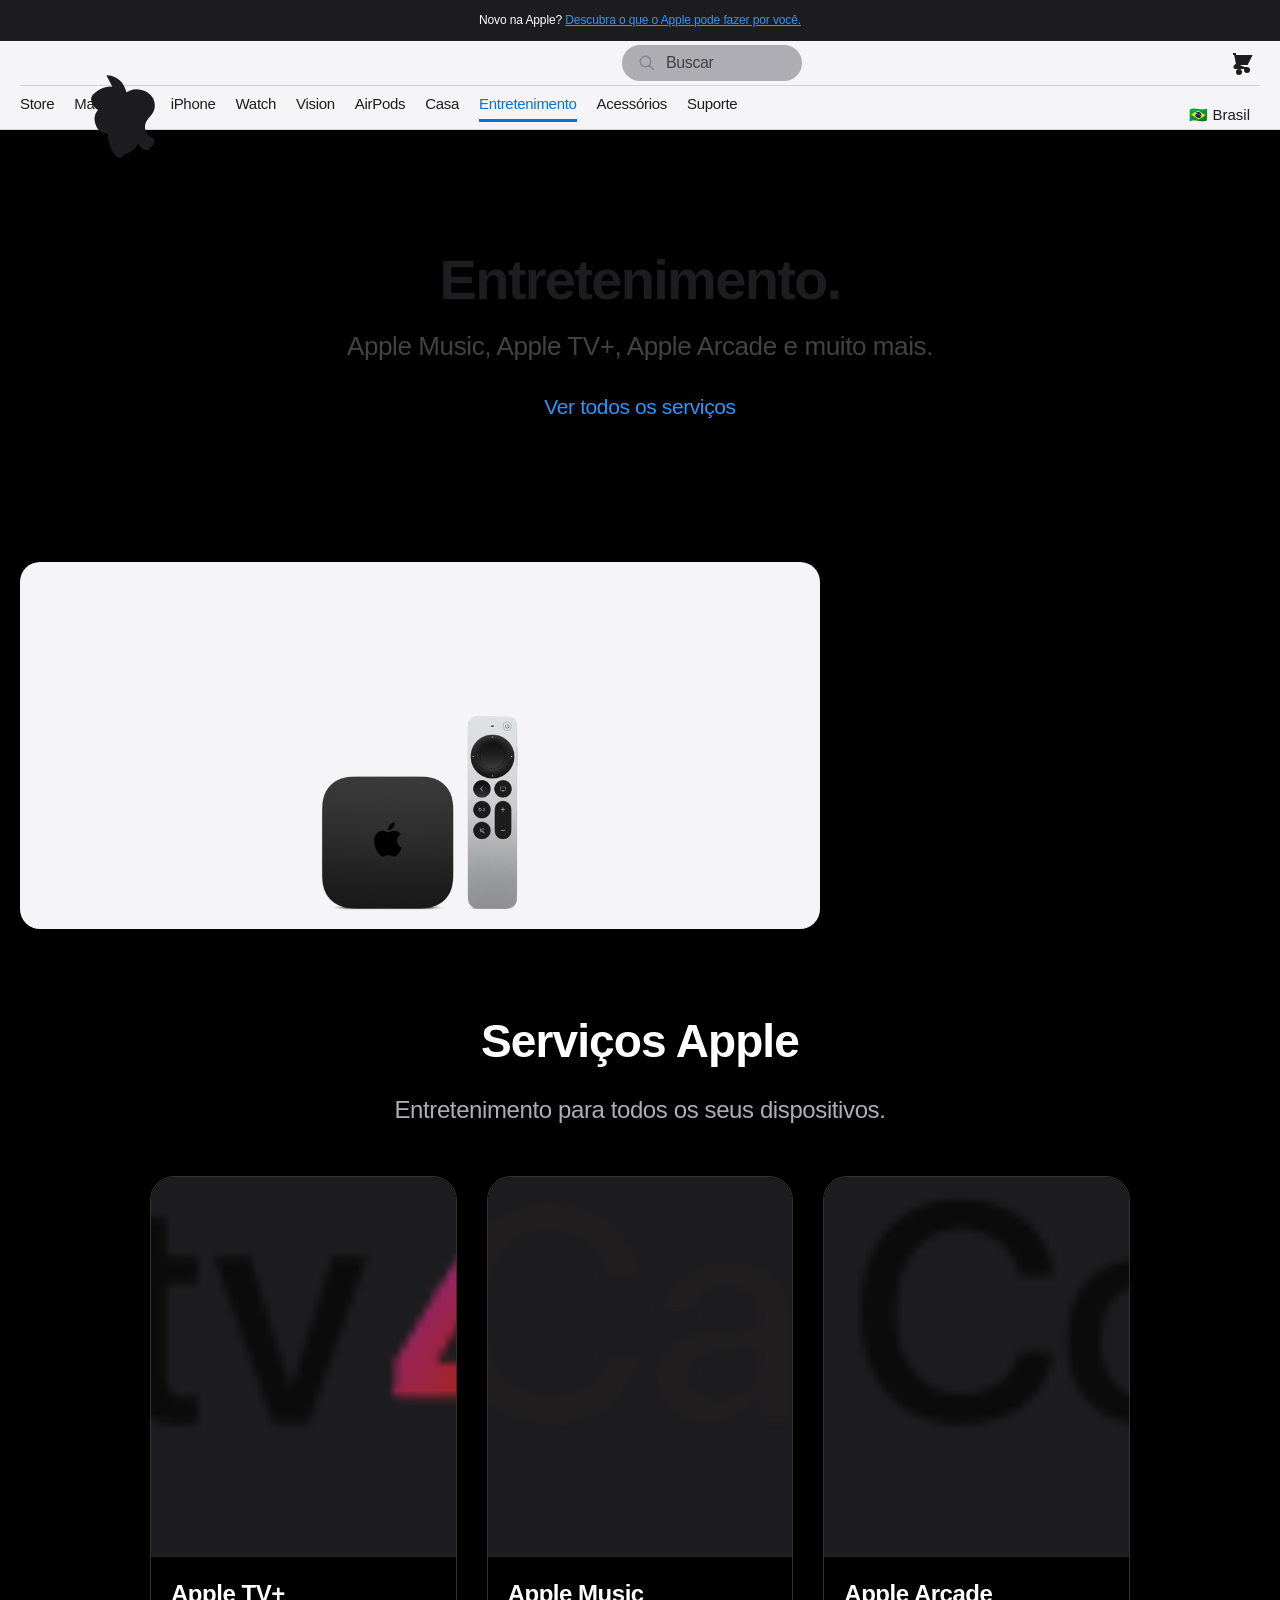
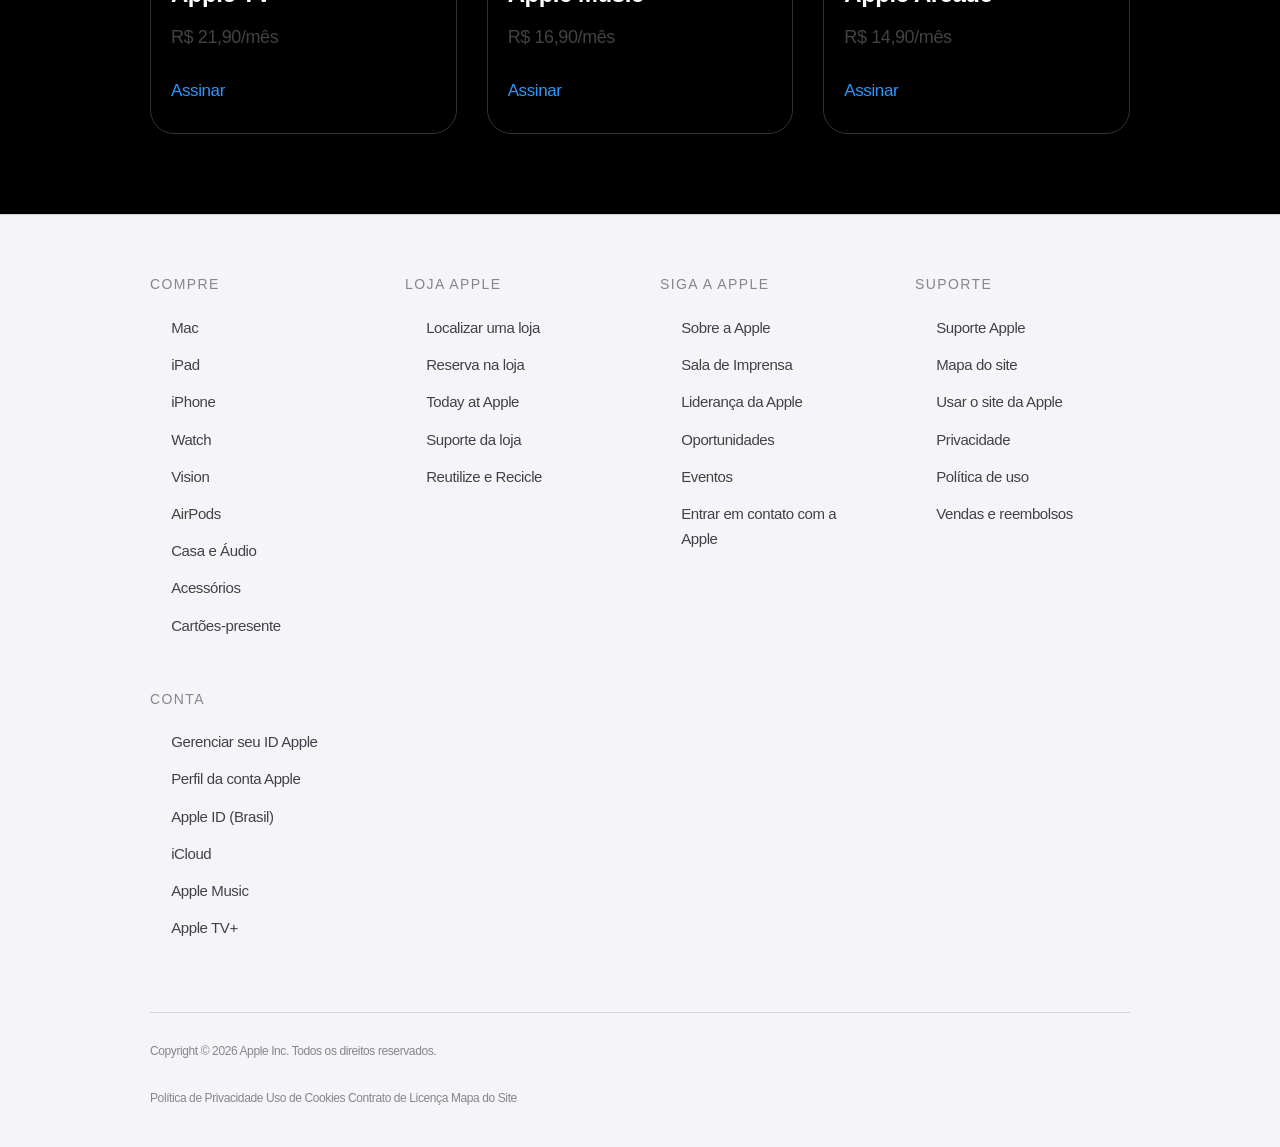
<file: entretenimento.html>
<!DOCTYPE html>
<html lang="pt-BR">
<head>
    <meta charset="UTF-8">
    <meta name="viewport" content="width=device-width, initial-scale=1.0">
    <title>Entretenimento - Apple (Brasil)</title>
    <meta name="description" content="Apple Music, Apple TV+, Apple Arcade e iCloud no site oficial da Apple (Brasil).">
    <link rel="stylesheet" href="css/main.css">
    <link rel="icon" href="img/apple-icon.svg">
</head>
<body>

    <div class="top-banner">
        Novo na Apple? <a href="#">Descubra o que o Apple pode fazer por você.</a>
    </div>

    <nav class="apple-nav" id="mainNav">
        <div class="nav-container">
            <div class="nav-top">
                <a href="index.html" class="nav-logo" title="Apple" aria-label="Página inicial Apple">
                    <svg viewBox="0 0 1000 1000" xmlns="http://www.w3.org/2000/svg" fill="#1d1d1f">
                        <path d="M479.6 146.2c55.5 0 100.6 40.6 111.2 93.8 6-3.1 12.2-5.8 18.4-8.4 12-5.1 24.7-7.9 37.7-7.9 29.9 0 58.4 11.4 78.6 31.7 15.2 15.3 23.5 35.7 23.5 59 0 21.3-7.5 39.5-20.4 53.2l-1.4 1.4c-21.7 23.4-33 39.8-33 63.4 0 32.3 20.3 55.2 53.1 67.5v10.8c0 16.3-11.2 30.3-26.8 38.6v4.8c0 5.6-4.3 10.4-10 10.4-19.8 0-42.7-15.3-52-39.4h-3.5c-3.9 12.6-12 24-24.2 33-19 13.9-38.7 23.8-58.9 29.5v4.7c0 5.9-4.5 10.9-10.4 10.9-19.7 0-39.1-13-47.3-32.3l-1.7-4.1c-15.6-38.5-25-65.9-25-84.2v-4.3c0-5.5-4.2-10.1-9.7-10.1-23.5 0-44.5-16.9-55.1-42.4-15.2-36.6-9.7-68.1 16.3-92.2l2.2-2c15.4-13.2 29.2-23 41-29.7 21-12 38.9-18.1 52.3-18.1 16.3 0 33.8 4.8 51.7 14.2 11.2 5.9 22.2 13.9 32.7 24l1.2 1.2c21.6 20.8 29.8 35.1 29.8 56 0 17.5-6.4 32-17.3 42.4l-1.3 1.2c-8.9 8.6-18 15.8-27.4 21.5-19 11.6-39.2 19.8-60.4 24v-4.8c0-5.8-4.7-10.7-10.8-10.7-18.3 0-38-14.5-46.2-37.6l-1.4-4c-9-24-14.3-40.8-14.3-52.1v-3.7c0-5.5-4.4-10.2-10.1-10.2-27.2 0-50.9-19.1-61.9-48.5-6.5-17.2-4-32.7 8.6-45.2l1.7-1.8c11.8-11.6 23.9-20.2 36-25.9 21.6-10.3 40.9-15.4 57.3-15.4 16.9 0 34.4 5.2 52.3 15.5 11.2 6.5 22.3 15.5 33 26.9l1.3 1.4c21.4 22.6 29.5 38.1 29.5 60.6 0 21.9-8.5 40.1-23 53.7z"/>
                    </svg>
                </a>
                <div class="nav-search" title="Buscar">
                    <svg viewBox="0 0 24 24"><path fill="none" stroke="#86868b" stroke-width="2" d="M21 21l-6-6m2-5a7 7 0 11-14 0 7 7 0 0114 0z"/></svg>
                    <span>Buscar</span>
                </div>
                <div class="nav-bag" title="Sacola">
                    <svg viewBox="0 0 24 24" fill="none" stroke="#1d1d1f" stroke-width="2">
                        <path d="M3 3h2l.4 2M7 13h10l4-8H5.4M7 13L5.4 5M7 13l-2.293 2.293c-.63.63-.184 1.707.707 1.707H17m0 0a2 2 0 100 4 2 2 0 000-4zm-8 2a2 2 0 110 4 2 2 0 010-4z"/>
                    </svg>
                </div>
                <button class="mobile-menu-btn" aria-label="Abrir menu" aria-expanded="false">
                    <svg viewBox="0 0 24 24" fill="none" stroke="#1d1d1f" stroke-width="2" stroke-linecap="round" stroke-linejoin="round">
                        <line x1="3" y1="12" x2="21" y2="12"></line>
                        <line x1="3" y1="6" x2="21" y2="6"></line>
                        <line x1="3" y1="18" x2="21" y2="18"></line>
                    </svg>
                </button>
            </div>
            <div class="nav-menu">
                <ul class="nav-links">
                    <li><a href="index.html">Store</a></li>
                    <li><a href="mac.html">Mac</a></li>
                    <li><a href="ipad.html">iPad</a></li>
                    <li><a href="iphone.html">iPhone</a></li>
                    <li><a href="watch.html">Watch</a></li>
                    <li><a href="vision.html">Vision</a></li>
                    <li><a href="airpods.html">AirPods</a></li>
                    <li><a href="casa.html">Casa</a></li>
                    <li><a href="entretenimento.html" class="active">Entretenimento</a></li>
                    <li><a href="acessorios.html">Acessórios</a></li>
                    <li><a href="suporte.html">Suporte</a></li>
                </ul>
                <div class="nav-more">
                    <div class="country-selector" id="countrySelector">
                        <button id="countryBtn" type="button">🇧🇷 Brasil</button>
                        <div class="country-menu" id="countryMenu">
                            <h3>Escolha seu país ou região</h3>
                            <div class="country-grid">
                                <div class="country-item"><a href="#">🇧🇷 Brasil (Português)</a></div>
                                <div class="country-item"><a href="#">🇺🇸 Estados Unidos (English)</a></div>
                                <div class="country-item"><a href="#">🇨🇦 Canadá (English)</a></div>
                                <div class="country-item"><a href="#">🇨🇦 Canadá (Français)</a></div>
                                <div class="country-item"><a href="#">🇲🇽 México (Español)</a></div>
                                <div class="country-item"><a href="#">🇬🇧 Reino Unido (English)</a></div>
                                <div class="country-item"><a href="#">🇫🇷 França (Français)</a></div>
                                <div class="country-item"><a href="#">🇩🇪 Alemanha (Deutsch)</a></div>
                                <div class="country-item"><a href="#">🇮🇹 Itália (Italiano)</a></div>
                                <div class="country-item"><a href="#">🇪🇸 Espanha (Español)</a></div>
                                <div class="country-item"><a href="#">🇯🇵 Japão (日本語)</a></div>
                                <div class="country-item"><a href="#">🇰🇷 Coreia do Sul (한국어)</a></div>
                                <div class="country-item"><a href="#">🇨🇳 China (简体中文)</a></div>
                                <div class="country-item"><a href="#">🇭🇰 Hong Kong (繁體中文)</a></div>
                                <div class="country-item"><a href="#">🇦🇺 Austrália (English)</a></div>
                                <div class="country-item"><a href="#">🇮🇳 Índia (English)</a></div>
                                <div class="country-item"><a href="#">🇦🇪 Emirados Árabes (English)</a></div>
                                <div class="country-item"><a href="#">🇨🇭 Suíça (Deutsch)</a></div>
                            </div>
                        </div>
                    </div>
                </div>
            </div>
        </div>
    </nav>

    <section class="hero" style="background:#000; color:#fff;">
        <div class="hero-content">
            <h1 class="hero-headline">Entretenimento.</h1>
            <p class="hero-subhead">Apple Music, Apple TV+, Apple Arcade e muito mais.</p>
            <div class="hero-links" style="justify-content:center;">
                <a href="#" style="color:#2997ff;">Ver todos os serviços</a>
            </div>
        </div>
        <div class="hero-image">
            <img src="img/promo-apple-tv-4k.jpg" alt="Entretenimento Apple">
        </div>
    </section>

    <section class="product-section dark">
        <div class="product-container">
            <div class="product-header">
                <h2 class="section-title">Serviços Apple</h2>
                <p class="section-subtitle">Entretenimento para todos os seus dispositivos.</p>
            </div>
            <div class="product-grid">
                <div class="product-card" style="border:1px solid #333; cursor:default;">
                    <div class="product-image" style="background:#1d1d1f;">
                        <img src="img/promo-logo-apple-tv-4k.png" alt="Apple TV+" style="opacity:0.6;">
                    </div>
                    <div class="product-info">
                        <h3 class="product-title">Apple TV+</h3>
                        <p class="product-price">R$ 21,90/mês</p>
                        <a href="#" class="product-buy" style="color:#2997ff; cursor:default;">Assinar</a>
                    </div>
                </div>
                <div class="product-card" style="border:1px solid #333; cursor:default;">
                    <div class="product-image" style="background:#1d1d1f;">
                        <img src="img/promo-logo-apple-card.png" alt="Apple Music" style="opacity:0.6;">
                    </div>
                    <div class="product-info">
                        <h3 class="product-title">Apple Music</h3>
                        <p class="product-price">R$ 16,90/mês</p>
                        <a href="#" class="product-buy" style="color:#2997ff; cursor:default;">Assinar</a>
                    </div>
                </div>
                <div class="product-card" style="border:1px solid #333; cursor:default;">
                    <div class="product-image" style="background:#1d1d1f;">
                        <img src="img/promo-logo-home-collection.png" alt="Apple Arcade" style="opacity:0.6;">
                    </div>
                    <div class="product-info">
                        <h3 class="product-title">Apple Arcade</h3>
                        <p class="product-price">R$ 14,90/mês</p>
                        <a href="#" class="product-buy" style="color:#2997ff; cursor:default;">Assinar</a>
                    </div>
                </div>
            </div>
        </div>
    </section>

    <footer>
        <div class="footer-content">
            <div class="footer-top">
                <div class="footer-column">
                    <h4>Compre</h4>
                    <ul>
                        <li><a href="mac.html">Mac</a></li>
                        <li><a href="ipad.html">iPad</a></li>
                        <li><a href="iphone.html">iPhone</a></li>
                        <li><a href="watch.html">Watch</a></li>
                        <li><a href="vision.html">Vision</a></li>
                        <li><a href="airpods.html">AirPods</a></li>
                        <li><a href="casa.html">Casa e Áudio</a></li>
                        <li><a href="acessorios.html">Acessórios</a></li>
                        <li><a href="#">Cartões-presente</a></li>
                    </ul>
                </div>
                <div class="footer-column">
                    <h4>Loja Apple</h4>
                    <ul>
                        <li><a href="#">Localizar uma loja</a></li>
                        <li><a href="#">Reserva na loja</a></li>
                        <li><a href="#">Today at Apple</a></li>
                        <li><a href="#">Suporte da loja</a></li>
                        <li><a href="#">Reutilize e Recicle</a></li>
                    </ul>
                </div>
                <div class="footer-column">
                    <h4>Siga a Apple</h4>
                    <ul>
                        <li><a href="#">Sobre a Apple</a></li>
                        <li><a href="#">Sala de Imprensa</a></li>
                        <li><a href="#">Liderança da Apple</a></li>
                        <li><a href="#">Oportunidades</a></li>
                        <li><a href="#">Eventos</a></li>
                        <li><a href="#">Entrar em contato com a Apple</a></li>
                    </ul>
                </div>
                <div class="footer-column">
                    <h4>Suporte</h4>
                    <ul>
                        <li><a href="suporte.html">Suporte Apple</a></li>
                        <li><a href="#">Mapa do site</a></li>
                        <li><a href="#">Usar o site da Apple</a></li>
                        <li><a href="#">Privacidade</a></li>
                        <li><a href="#">Política de uso</a></li>
                        <li><a href="#">Vendas e reembolsos</a></li>
                    </ul>
                </div>
                <div class="footer-column">
                    <h4>Conta</h4>
                    <ul>
                        <li><a href="#">Gerenciar seu ID Apple</a></li>
                        <li><a href="#">Perfil da conta Apple</a></li>
                        <li><a href="#">Apple ID (Brasil)</a></li>
                        <li><a href="#">iCloud</a></li>
                        <li><a href="#">Apple Music</a></li>
                        <li><a href="#">Apple TV+</a></li>
                    </ul>
                </div>
            </div>
            <div class="footer-bottom">
                <div class="footer-legal">
                    Copyright © 2026 Apple Inc. Todos os direitos reservados.
                </div>
                <div class="footer-copyright">
                    <a href="#">Política de Privacidade</a>
                    <a href="#">Uso de Cookies</a>
                    <a href="#">Contrato de Licença</a>
                    <a href="#">Mapa do Site</a>
                </div>
            </div>
        </div>
    </footer>

    <div class="modal-overlay" id="modalOverlay">
        <div class="modal">
            <div class="modal-header">
                <h2 class="modal-title" id="modalTitle">Escolha seu serviço</h2>
                <button class="modal-close" onclick="closeModal()">&times;</button>
            </div>
            <div class="modal-body">
                <p style="margin-bottom:2rem; color:var(--apple-dark-gray);">Selecione o serviço:</p>
                <div class="modal-grid" id="modalGrid"></div>
            </div>
            <div class="modal-footer">
                <button class="btn btn-secondary" onclick="closeModal()">Cancelar</button>
                <button class="btn btn-primary" onclick="checkout()">Assinar</button>
            </div>
        </div>
    </div>

    <script src="js/app.js"></script>
</body>
</html>
</file>
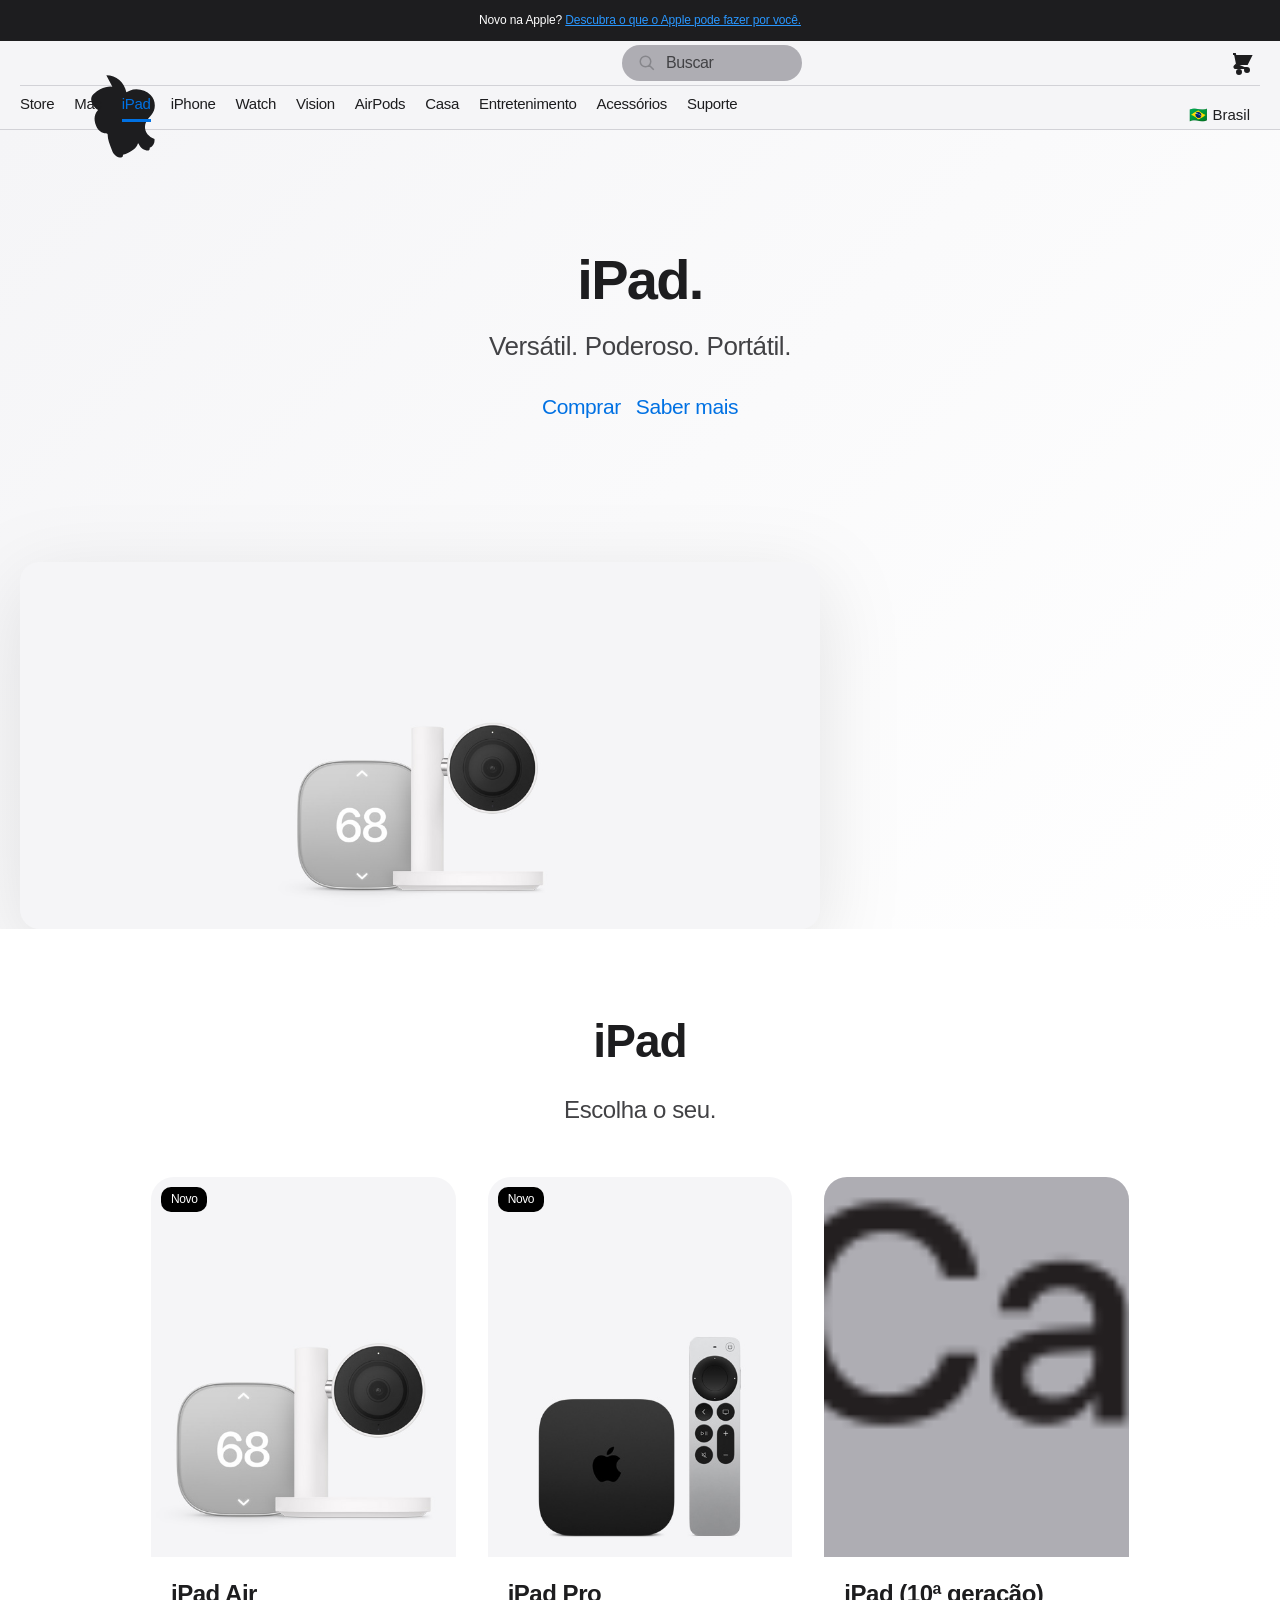
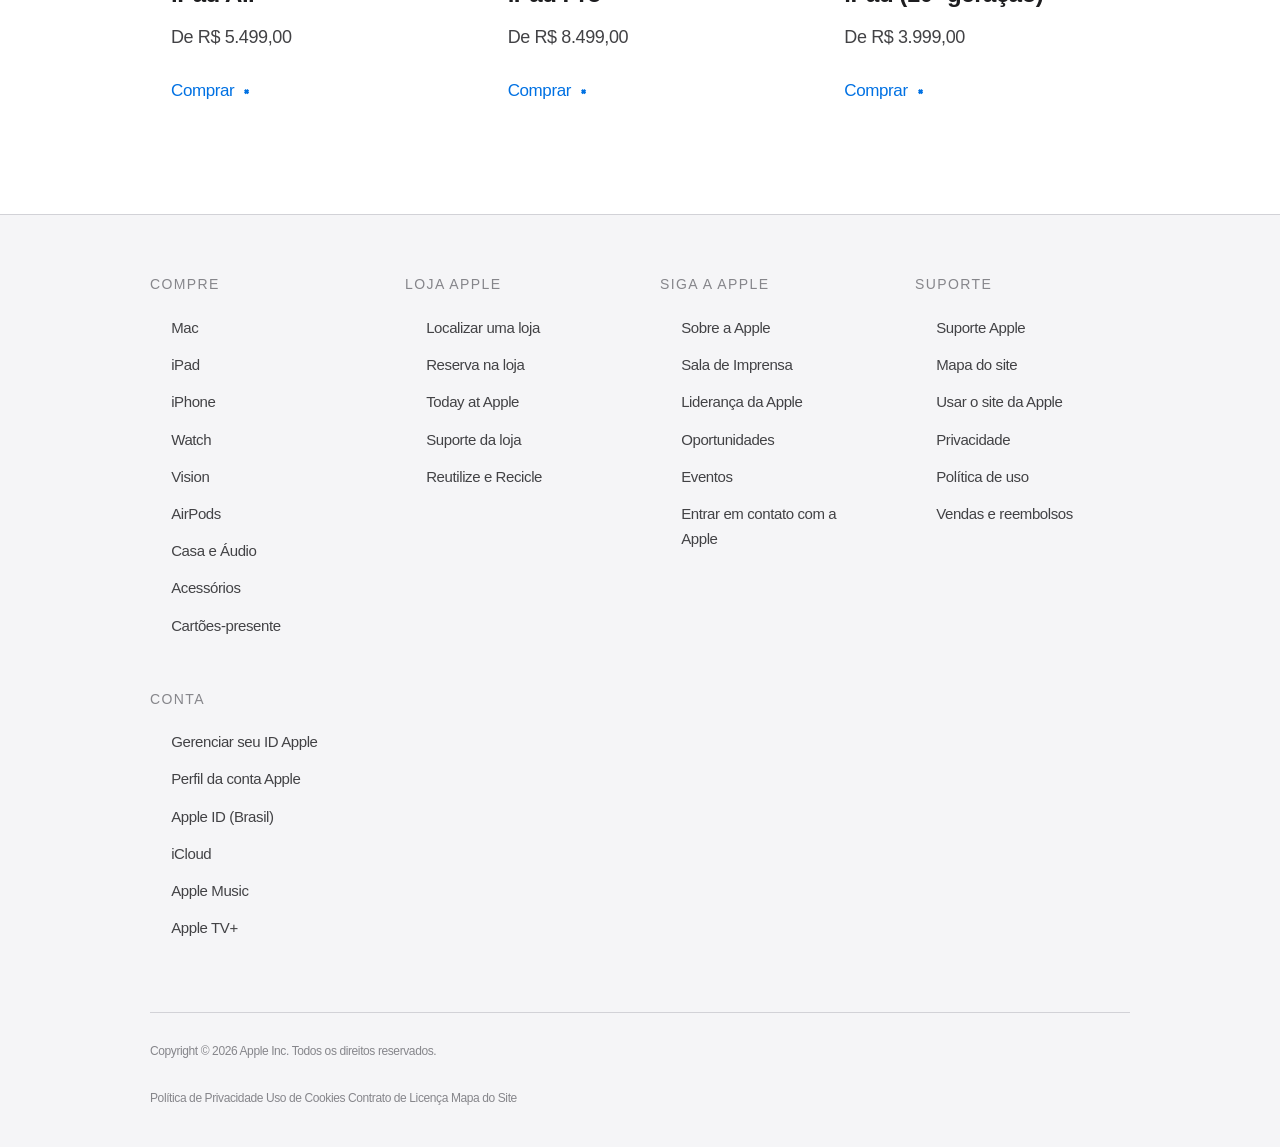
<file: ipad.html>
<!DOCTYPE html>
<html lang="pt-BR">
<head>
    <meta charset="UTF-8">
    <meta name="viewport" content="width=device-width, initial-scale=1.0">
    <title>iPad - Apple (Brasil)</title>
    <meta name="description" content="Compre iPad Air, iPad Pro e iPad no site oficial da Apple (Brasil).">
    <link rel="stylesheet" href="css/main.css">
    <link rel="icon" href="img/apple-icon.svg">
</head>
<body>

    <div class="top-banner">
        Novo na Apple? <a href="#">Descubra o que o Apple pode fazer por você.</a>
    </div>

    <nav class="apple-nav" id="mainNav">
        <div class="nav-container">
            <div class="nav-top">
                <a href="index.html" class="nav-logo" title="Apple" aria-label="Página inicial Apple">
                    <svg viewBox="0 0 1000 1000" xmlns="http://www.w3.org/2000/svg" fill="#1d1d1f">
                        <path d="M479.6 146.2c55.5 0 100.6 40.6 111.2 93.8 6-3.1 12.2-5.8 18.4-8.4 12-5.1 24.7-7.9 37.7-7.9 29.9 0 58.4 11.4 78.6 31.7 15.2 15.3 23.5 35.7 23.5 59 0 21.3-7.5 39.5-20.4 53.2l-1.4 1.4c-21.7 23.4-33 39.8-33 63.4 0 32.3 20.3 55.2 53.1 67.5v10.8c0 16.3-11.2 30.3-26.8 38.6v4.8c0 5.6-4.3 10.4-10 10.4-19.8 0-42.7-15.3-52-39.4h-3.5c-3.9 12.6-12 24-24.2 33-19 13.9-38.7 23.8-58.9 29.5v4.7c0 5.9-4.5 10.9-10.4 10.9-19.7 0-39.1-13-47.3-32.3l-1.7-4.1c-15.6-38.5-25-65.9-25-84.2v-4.3c0-5.5-4.2-10.1-9.7-10.1-23.5 0-44.5-16.9-55.1-42.4-15.2-36.6-9.7-68.1 16.3-92.2l2.2-2c15.4-13.2 29.2-23 41-29.7 21-12 38.9-18.1 52.3-18.1 16.3 0 33.8 4.8 51.7 14.2 11.2 5.9 22.2 13.9 32.7 24l1.2 1.2c21.6 20.8 29.8 35.1 29.8 56 0 17.5-6.4 32-17.3 42.4l-1.3 1.2c-8.9 8.6-18 15.8-27.4 21.5-19 11.6-39.2 19.8-60.4 24v-4.8c0-5.8-4.7-10.7-10.8-10.7-18.3 0-38-14.5-46.2-37.6l-1.4-4c-9-24-14.3-40.8-14.3-52.1v-3.7c0-5.5-4.4-10.2-10.1-10.2-27.2 0-50.9-19.1-61.9-48.5-6.5-17.2-4-32.7 8.6-45.2l1.7-1.8c11.8-11.6 23.9-20.2 36-25.9 21.6-10.3 40.9-15.4 57.3-15.4 16.9 0 34.4 5.2 52.3 15.5 11.2 6.5 22.3 15.5 33 26.9l1.3 1.4c21.4 22.6 29.5 38.1 29.5 60.6 0 21.9-8.5 40.1-23 53.7z"/>
                    </svg>
                </a>
                <div class="nav-search" title="Buscar">
                    <svg viewBox="0 0 24 24"><path fill="none" stroke="#86868b" stroke-width="2" d="M21 21l-6-6m2-5a7 7 0 11-14 0 7 7 0 0114 0z"/></svg>
                    <span>Buscar</span>
                </div>
                <div class="nav-bag" title="Sacola">
                    <svg viewBox="0 0 24 24" fill="none" stroke="#1d1d1f" stroke-width="2">
                        <path d="M3 3h2l.4 2M7 13h10l4-8H5.4M7 13L5.4 5M7 13l-2.293 2.293c-.63.63-.184 1.707.707 1.707H17m0 0a2 2 0 100 4 2 2 0 000-4zm-8 2a2 2 0 110 4 2 2 0 010-4z"/>
                    </svg>
                </div>
                <button class="mobile-menu-btn" aria-label="Abrir menu" aria-expanded="false">
                    <svg viewBox="0 0 24 24" fill="none" stroke="#1d1d1f" stroke-width="2" stroke-linecap="round" stroke-linejoin="round">
                        <line x1="3" y1="12" x2="21" y2="12"></line>
                        <line x1="3" y1="6" x2="21" y2="6"></line>
                        <line x1="3" y1="18" x2="21" y2="18"></line>
                    </svg>
                </button>
            </div>
            <div class="nav-menu">
                <ul class="nav-links">
                    <li><a href="index.html">Store</a></li>
                    <li><a href="mac.html">Mac</a></li>
                    <li><a href="ipad.html" class="active">iPad</a></li>
                    <li><a href="iphone.html">iPhone</a></li>
                    <li><a href="watch.html">Watch</a></li>
                    <li><a href="vision.html">Vision</a></li>
                    <li><a href="airpods.html">AirPods</a></li>
                    <li><a href="casa.html">Casa</a></li>
                    <li><a href="entretenimento.html">Entretenimento</a></li>
                    <li><a href="acessorios.html">Acessórios</a></li>
                    <li><a href="suporte.html">Suporte</a></li>
                </ul>
                <div class="nav-more">
                    <div class="country-selector" id="countrySelector">
                        <button id="countryBtn" type="button">🇧🇷 Brasil</button>
                        <div class="country-menu" id="countryMenu">
                            <h3>Escolha seu país ou região</h3>
                            <div class="country-grid">
                                <div class="country-item"><a href="#">🇧🇷 Brasil (Português)</a></div>
                                <div class="country-item"><a href="#">🇺🇸 Estados Unidos (English)</a></div>
                                <div class="country-item"><a href="#">🇨🇦 Canadá (English)</a></div>
                                <div class="country-item"><a href="#">🇨🇦 Canadá (Français)</a></div>
                                <div class="country-item"><a href="#">🇲🇽 México (Español)</a></div>
                                <div class="country-item"><a href="#">🇬🇧 Reino Unido (English)</a></div>
                                <div class="country-item"><a href="#">🇫🇷 França (Français)</a></div>
                                <div class="country-item"><a href="#">🇩🇪 Alemanha (Deutsch)</a></div>
                                <div class="country-item"><a href="#">🇮🇹 Itália (Italiano)</a></div>
                                <div class="country-item"><a href="#">🇪🇸 Espanha (Español)</a></div>
                                <div class="country-item"><a href="#">🇯🇵 Japão (日本語)</a></div>
                                <div class="country-item"><a href="#">🇰🇷 Coreia do Sul (한국어)</a></div>
                                <div class="country-item"><a href="#">🇨🇳 China (简体中文)</a></div>
                                <div class="country-item"><a href="#">🇭🇰 Hong Kong (繁體中文)</a></div>
                                <div class="country-item"><a href="#">🇦🇺 Austrália (English)</a></div>
                                <div class="country-item"><a href="#">🇮🇳 Índia (English)</a></div>
                                <div class="country-item"><a href="#">🇦🇪 Emirados Árabes (English)</a></div>
                                <div class="country-item"><a href="#">🇨🇭 Suíça (Deutsch)</a></div>
                            </div>
                        </div>
                    </div>
                </div>
            </div>
        </div>
    </nav>

    <section class="hero" style="background:linear-gradient(135deg,#f5f5f7 0%,#ffffff 100%);">
        <div class="hero-content">
            <h1 class="hero-headline">iPad.</h1>
            <p class="hero-subhead">Versátil. Poderoso. Portátil.</p>
            <div class="hero-links">
                <a href="#comprar">Comprar</a>
                <a href="#sabermais">Saber mais</a>
            </div>
        </div>
        <div class="hero-image">
            <img src="img/promo-apple-home-collection.jpg" alt="iPad">
        </div>
    </section>

    <section id="sabermais" class="product-section">
        <div class="product-container">
            <div class="product-header">
                <h2 class="section-title">iPad</h2>
                <p class="section-subtitle">Escolha o seu.</p>
            </div>
            <div class="product-grid">
                <div class="product-card" onclick="openModal('iPad Air', 5499)">
                    <div class="product-image">
                        <span class="product-tag">Novo</span>
                        <img src="img/promo-apple-home-collection.jpg" alt="iPad Air">
                    </div>
                    <div class="product-info">
                        <h3 class="product-title">iPad Air</h3>
                        <p class="product-price">De R$ 5.499,00</p>
                        <a href="#" class="product-buy">Comprar <svg viewBox="0 0 12 12"><path fill="none" stroke="#0071e3" stroke-width="2" d="M5 5l3 3m0-3-3 3"/></svg></a>
                    </div>
                </div>
                <div class="product-card" onclick="openModal('iPad Pro', 8499)">
                    <div class="product-image">
                        <span class="product-tag">Novo</span>
                        <img src="img/promo-apple-tv-4k.jpg" alt="iPad Pro">
                    </div>
                    <div class="product-info">
                        <h3 class="product-title">iPad Pro</h3>
                        <p class="product-price">De R$ 8.499,00</p>
                        <a href="#" class="product-buy">Comprar <svg viewBox="0 0 12 12"><path fill="none" stroke="#0071e3" stroke-width="2" d="M5 5l3 3m0-3-3 3"/></svg></a>
                    </div>
                </div>
                <div class="product-card" onclick="openModal('iPad (10ª geração)', 3999)">
                    <div class="product-image">
                        <img src="img/promo-logo-apple-card.png" alt="iPad 10">
                    </div>
                    <div class="product-info">
                        <h3 class="product-title">iPad (10ª geração)</h3>
                        <p class="product-price">De R$ 3.999,00</p>
                        <a href="#" class="product-buy">Comprar <svg viewBox="0 0 12 12"><path fill="none" stroke="#0071e3" stroke-width="2" d="M5 5l3 3m0-3-3 3"/></svg></a>
                    </div>
                </div>
            </div>
        </div>
    </section>

    <footer>
        <div class="footer-content">
            <div class="footer-top">
                <div class="footer-column">
                    <h4>Compre</h4>
                    <ul>
                        <li><a href="mac.html">Mac</a></li>
                        <li><a href="ipad.html">iPad</a></li>
                        <li><a href="iphone.html">iPhone</a></li>
                        <li><a href="watch.html">Watch</a></li>
                        <li><a href="vision.html">Vision</a></li>
                        <li><a href="airpods.html">AirPods</a></li>
                        <li><a href="casa.html">Casa e Áudio</a></li>
                        <li><a href="acessorios.html">Acessórios</a></li>
                        <li><a href="#">Cartões-presente</a></li>
                    </ul>
                </div>
                <div class="footer-column">
                    <h4>Loja Apple</h4>
                    <ul>
                        <li><a href="#">Localizar uma loja</a></li>
                        <li><a href="#">Reserva na loja</a></li>
                        <li><a href="#">Today at Apple</a></li>
                        <li><a href="#">Suporte da loja</a></li>
                        <li><a href="#">Reutilize e Recicle</a></li>
                    </ul>
                </div>
                <div class="footer-column">
                    <h4>Siga a Apple</h4>
                    <ul>
                        <li><a href="#">Sobre a Apple</a></li>
                        <li><a href="#">Sala de Imprensa</a></li>
                        <li><a href="#">Liderança da Apple</a></li>
                        <li><a href="#">Oportunidades</a></li>
                        <li><a href="#">Eventos</a></li>
                        <li><a href="#">Entrar em contato com a Apple</a></li>
                    </ul>
                </div>
                <div class="footer-column">
                    <h4>Suporte</h4>
                    <ul>
                        <li><a href="suporte.html">Suporte Apple</a></li>
                        <li><a href="#">Mapa do site</a></li>
                        <li><a href="#">Usar o site da Apple</a></li>
                        <li><a href="#">Privacidade</a></li>
                        <li><a href="#">Política de uso</a></li>
                        <li><a href="#">Vendas e reembolsos</a></li>
                    </ul>
                </div>
                <div class="footer-column">
                    <h4>Conta</h4>
                    <ul>
                        <li><a href="#">Gerenciar seu ID Apple</a></li>
                        <li><a href="#">Perfil da conta Apple</a></li>
                        <li><a href="#">Apple ID (Brasil)</a></li>
                        <li><a href="#">iCloud</a></li>
                        <li><a href="#">Apple Music</a></li>
                        <li><a href="#">Apple TV+</a></li>
                    </ul>
                </div>
            </div>
            <div class="footer-bottom">
                <div class="footer-legal">
                    Copyright © 2026 Apple Inc. Todos os direitos reservados.
                </div>
                <div class="footer-copyright">
                    <a href="#">Política de Privacidade</a>
                    <a href="#">Uso de Cookies</a>
                    <a href="#">Contrato de Licença</a>
                    <a href="#">Mapa do Site</a>
                </div>
            </div>
        </div>
    </footer>

    <div class="modal-overlay" id="modalOverlay">
        <div class="modal">
            <div class="modal-header">
                <h2 class="modal-title" id="modalTitle">Escolha seu iPad</h2>
                <button class="modal-close" onclick="closeModal()">&times;</button>
            </div>
            <div class="modal-body">
                <p style="margin-bottom:2rem; color:var(--apple-dark-gray);">Selecione a capacidade de armazenamento:</p>
                <div class="modal-grid" id="modalGrid"></div>
            </div>
            <div class="modal-footer">
                <button class="btn btn-secondary" onclick="closeModal()">Cancelar</button>
                <button class="btn btn-primary" onclick="checkout()">Adicionar à sacola</button>
            </div>
        </div>
    </div>

    <script src="js/app.js"></script>
</body>
</html>
</file>
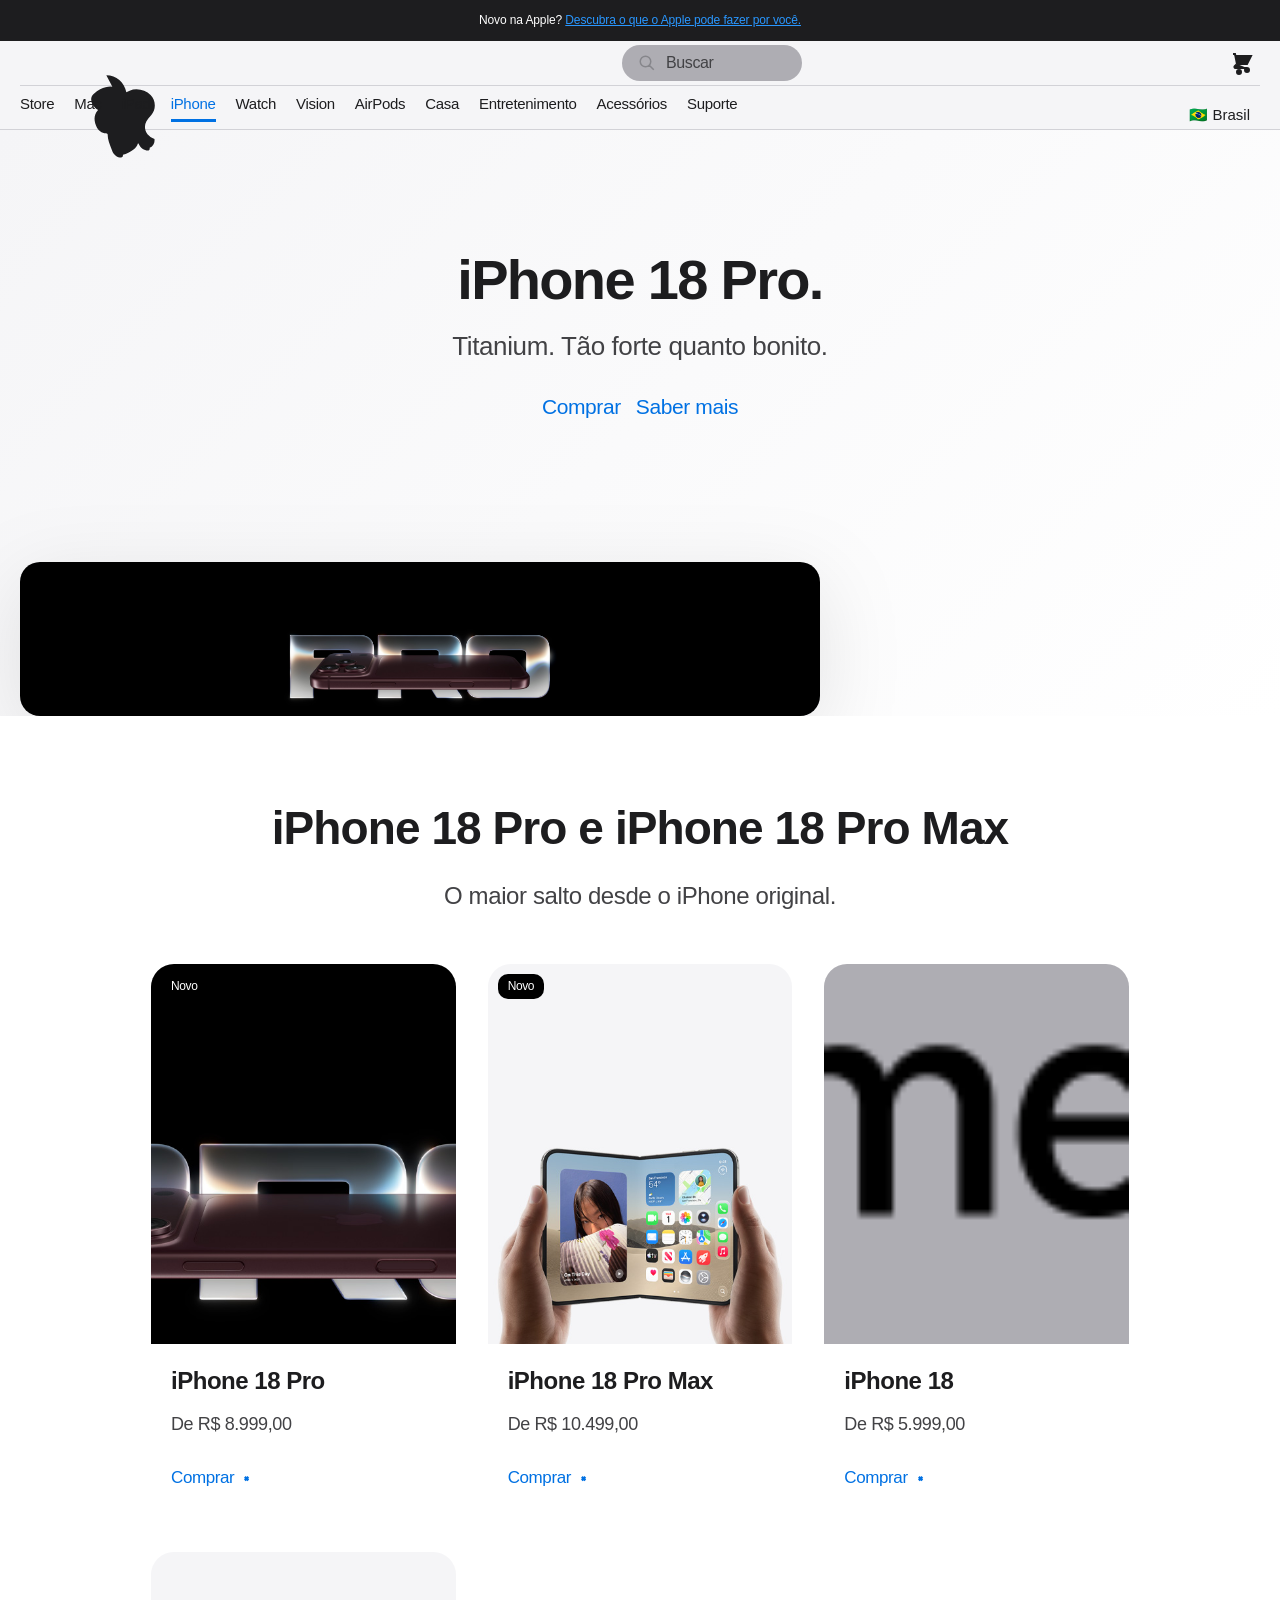
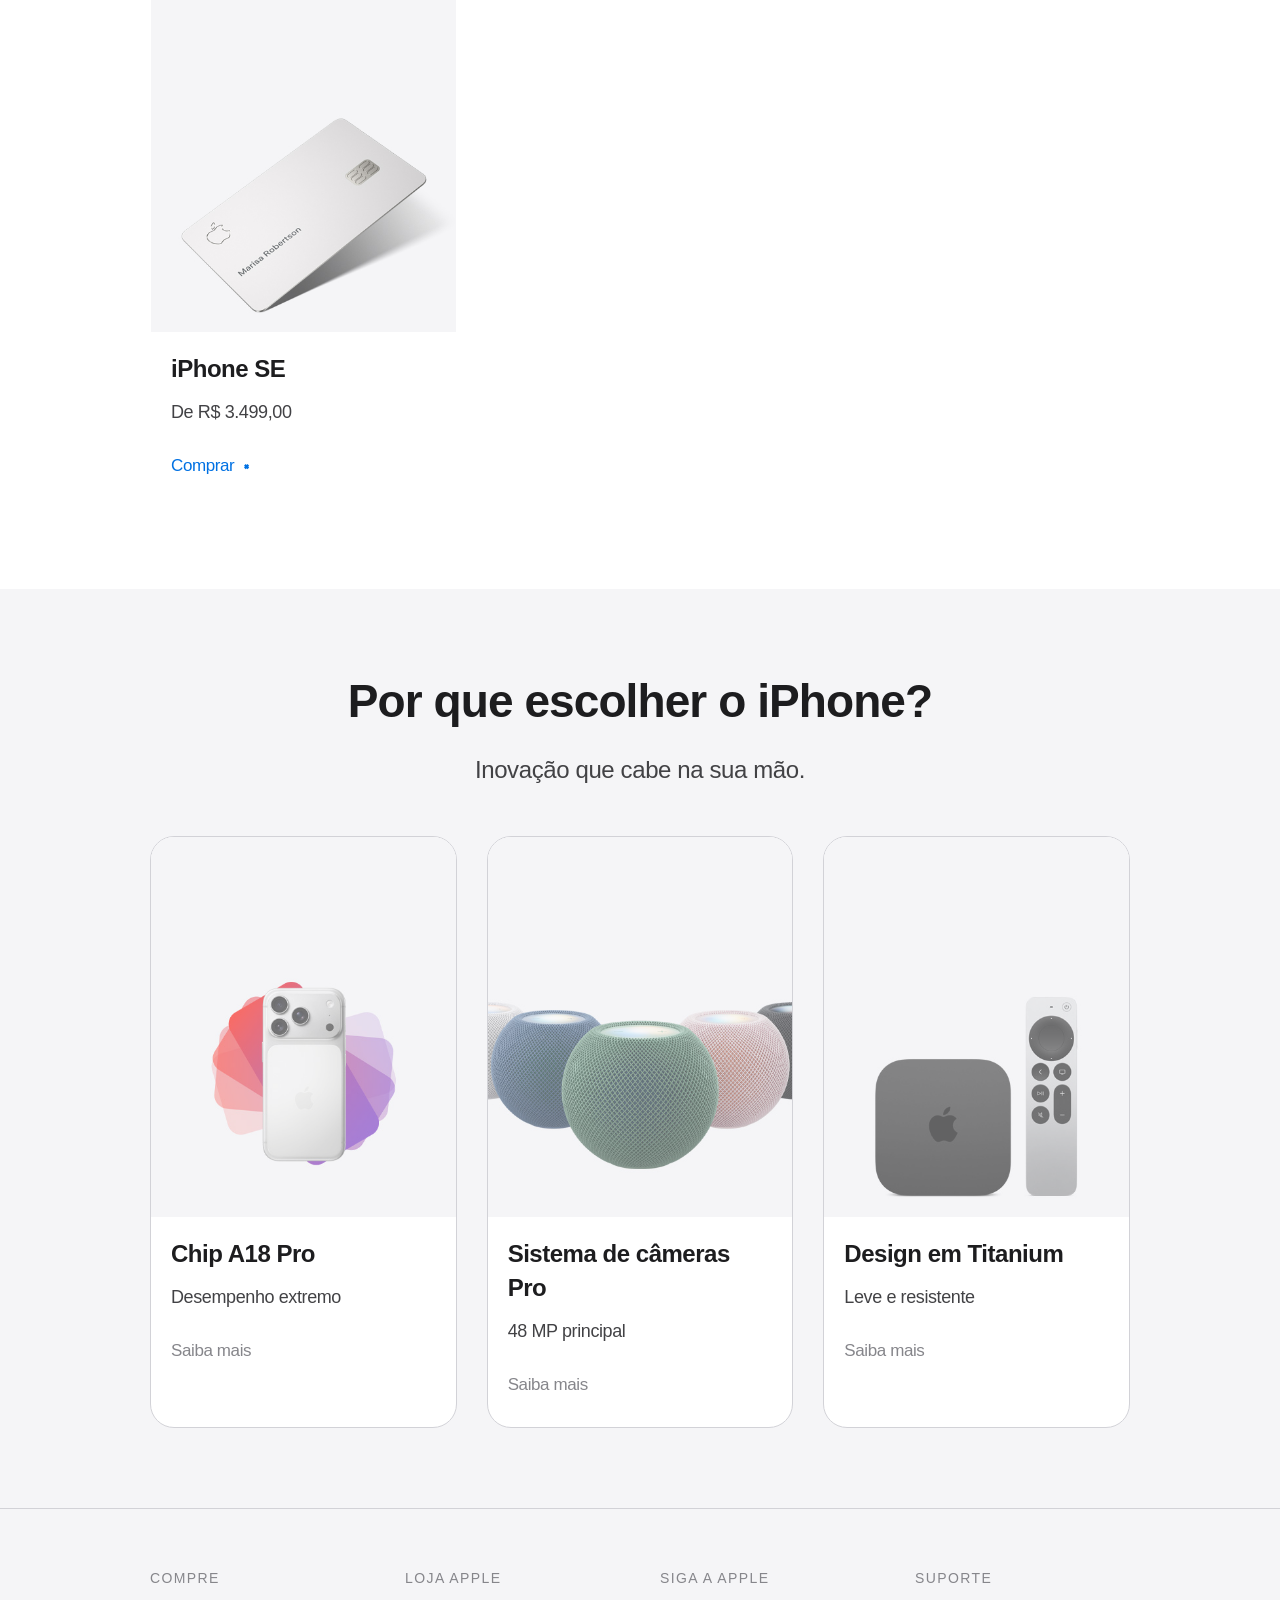
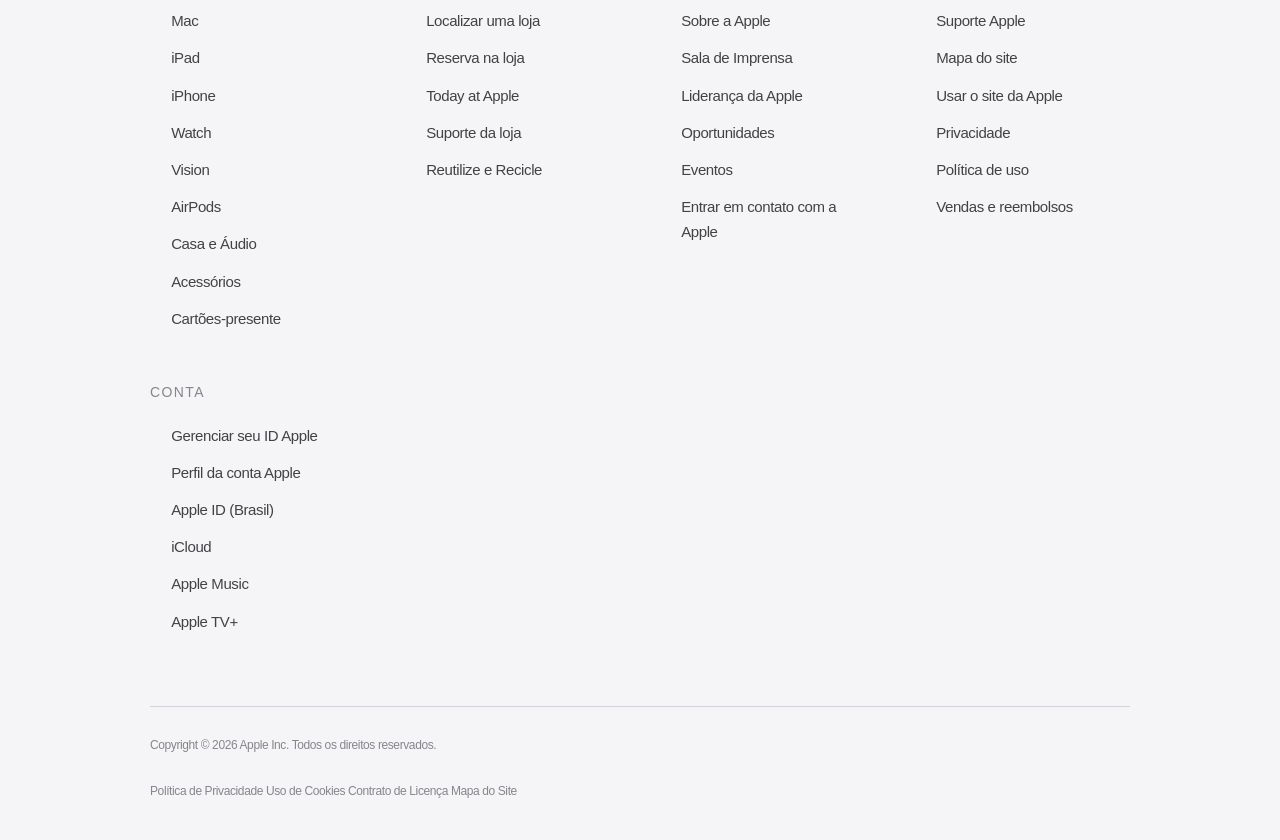
<file: iphone.html>
<!DOCTYPE html>
<html lang="pt-BR">
<head>
    <meta charset="UTF-8">
    <meta name="viewport" content="width=device-width, initial-scale=1.0">
    <title>iPhone - Apple (Brasil)</title>
    <meta name="description" content="Compre iPhone 18 Pro, iPhone 18 Pro Max, iPhone 18 e iPhone SE no site oficial da Apple (Brasil).">
    <link rel="stylesheet" href="css/main.css">
    <link rel="icon" href="img/apple-icon.svg">
</head>
<body>

    <div class="top-banner">
        Novo na Apple? <a href="#">Descubra o que o Apple pode fazer por você.</a>
    </div>

    <nav class="apple-nav" id="mainNav">
        <div class="nav-container">
            <div class="nav-top">
                <a href="index.html" class="nav-logo" title="Apple" aria-label="Página inicial Apple">
                    <svg viewBox="0 0 1000 1000" xmlns="http://www.w3.org/2000/svg" fill="#1d1d1f">
                        <path d="M479.6 146.2c55.5 0 100.6 40.6 111.2 93.8 6-3.1 12.2-5.8 18.4-8.4 12-5.1 24.7-7.9 37.7-7.9 29.9 0 58.4 11.4 78.6 31.7 15.2 15.3 23.5 35.7 23.5 59 0 21.3-7.5 39.5-20.4 53.2l-1.4 1.4c-21.7 23.4-33 39.8-33 63.4 0 32.3 20.3 55.2 53.1 67.5v10.8c0 16.3-11.2 30.3-26.8 38.6v4.8c0 5.6-4.3 10.4-10 10.4-19.8 0-42.7-15.3-52-39.4h-3.5c-3.9 12.6-12 24-24.2 33-19 13.9-38.7 23.8-58.9 29.5v4.7c0 5.9-4.5 10.9-10.4 10.9-19.7 0-39.1-13-47.3-32.3l-1.7-4.1c-15.6-38.5-25-65.9-25-84.2v-4.3c0-5.5-4.2-10.1-9.7-10.1-23.5 0-44.5-16.9-55.1-42.4-15.2-36.6-9.7-68.1 16.3-92.2l2.2-2c15.4-13.2 29.2-23 41-29.7 21-12 38.9-18.1 52.3-18.1 16.3 0 33.8 4.8 51.7 14.2 11.2 5.9 22.2 13.9 32.7 24l1.2 1.2c21.6 20.8 29.8 35.1 29.8 56 0 17.5-6.4 32-17.3 42.4l-1.3 1.2c-8.9 8.6-18 15.8-27.4 21.5-19 11.6-39.2 19.8-60.4 24v-4.8c0-5.8-4.7-10.7-10.8-10.7-18.3 0-38-14.5-46.2-37.6l-1.4-4c-9-24-14.3-40.8-14.3-52.1v-3.7c0-5.5-4.4-10.2-10.1-10.2-27.2 0-50.9-19.1-61.9-48.5-6.5-17.2-4-32.7 8.6-45.2l1.7-1.8c11.8-11.6 23.9-20.2 36-25.9 21.6-10.3 40.9-15.4 57.3-15.4 16.9 0 34.4 5.2 52.3 15.5 11.2 6.5 22.3 15.5 33 26.9l1.3 1.4c21.4 22.6 29.5 38.1 29.5 60.6 0 21.9-8.5 40.1-23 53.7z"/>
                    </svg>
                </a>
                <div class="nav-search" title="Buscar">
                    <svg viewBox="0 0 24 24"><path fill="none" stroke="#86868b" stroke-width="2" d="M21 21l-6-6m2-5a7 7 0 11-14 0 7 7 0 0114 0z"/></svg>
                    <span>Buscar</span>
                </div>
                <div class="nav-bag" title="Sacola">
                    <svg viewBox="0 0 24 24" fill="none" stroke="#1d1d1f" stroke-width="2">
                        <path d="M3 3h2l.4 2M7 13h10l4-8H5.4M7 13L5.4 5M7 13l-2.293 2.293c-.63.63-.184 1.707.707 1.707H17m0 0a2 2 0 100 4 2 2 0 000-4zm-8 2a2 2 0 110 4 2 2 0 010-4z"/>
                    </svg>
                </div>
                <button class="mobile-menu-btn" aria-label="Abrir menu" aria-expanded="false">
                    <svg viewBox="0 0 24 24" fill="none" stroke="#1d1d1f" stroke-width="2" stroke-linecap="round" stroke-linejoin="round">
                        <line x1="3" y1="12" x2="21" y2="12"></line>
                        <line x1="3" y1="6" x2="21" y2="6"></line>
                        <line x1="3" y1="18" x2="21" y2="18"></line>
                    </svg>
                </button>
            </div>
            <div class="nav-menu">
                <ul class="nav-links">
                    <li><a href="index.html">Store</a></li>
                    <li><a href="mac.html">Mac</a></li>
                    <li><a href="ipad.html">iPad</a></li>
                    <li><a href="iphone.html" class="active">iPhone</a></li>
                    <li><a href="watch.html">Watch</a></li>
                    <li><a href="vision.html">Vision</a></li>
                    <li><a href="airpods.html">AirPods</a></li>
                    <li><a href="casa.html">Casa</a></li>
                    <li><a href="entretenimento.html">Entretenimento</a></li>
                    <li><a href="acessorios.html">Acessórios</a></li>
                    <li><a href="suporte.html">Suporte</a></li>
                </ul>
                <div class="nav-more">
                    <div class="country-selector" id="countrySelector">
                        <button id="countryBtn" type="button">🇧🇷 Brasil</button>
                        <div class="country-menu" id="countryMenu">
                            <h3>Escolha seu país ou região</h3>
                            <div class="country-grid">
                                <div class="country-item"><a href="#">🇧🇷 Brasil (Português)</a></div>
                                <div class="country-item"><a href="#">🇺🇸 Estados Unidos (English)</a></div>
                                <div class="country-item"><a href="#">🇨🇦 Canadá (English)</a></div>
                                <div class="country-item"><a href="#">🇨🇦 Canadá (Français)</a></div>
                                <div class="country-item"><a href="#">🇲🇽 México (Español)</a></div>
                                <div class="country-item"><a href="#">🇬🇧 Reino Unido (English)</a></div>
                                <div class="country-item"><a href="#">🇫🇷 França (Français)</a></div>
                                <div class="country-item"><a href="#">🇩🇪 Alemanha (Deutsch)</a></div>
                                <div class="country-item"><a href="#">🇮🇹 Itália (Italiano)</a></div>
                                <div class="country-item"><a href="#">🇪🇸 Espanha (Español)</a></div>
                                <div class="country-item"><a href="#">🇯🇵 Japão (日本語)</a></div>
                                <div class="country-item"><a href="#">🇰🇷 Coreia do Sul (한국어)</a></div>
                                <div class="country-item"><a href="#">🇨🇳 China (简体中文)</a></div>
                                <div class="country-item"><a href="#">🇭🇰 Hong Kong (繁體中文)</a></div>
                                <div class="country-item"><a href="#">🇦🇺 Austrália (English)</a></div>
                                <div class="country-item"><a href="#">🇮🇳 Índia (English)</a></div>
                                <div class="country-item"><a href="#">🇦🇪 Emirados Árabes (English)</a></div>
                                <div class="country-item"><a href="#">🇨🇭 Suíça (Deutsch)</a></div>
                            </div>
                        </div>
                    </div>
                </div>
            </div>
        </div>
    </nav>

    <section class="hero" style="background:linear-gradient(135deg,#f5f5f7 0%,#ffffff 100%);">
        <div class="hero-content">
            <h1 class="hero-headline">iPhone 18 Pro.</h1>
            <p class="hero-subhead">Titanium. Tão forte quanto bonito.</p>
            <div class="hero-links">
                <a href="#comprar">Comprar</a>
                <a href="#sabermais">Saber mais</a>
            </div>
        </div>
        <div class="hero-image">
            <img src="img/hero-iphone-18-pro.jpg" alt="iPhone 18 Pro">
        </div>
    </section>

    <section id="sabermais" class="product-section">
        <div class="product-container">
            <div class="product-header">
                <h2 class="section-title">iPhone 18 Pro e iPhone 18 Pro Max</h2>
                <p class="section-subtitle">O maior salto desde o iPhone original.</p>
            </div>
            <div class="product-grid">
                <div class="product-card" onclick="openModal('iPhone 18 Pro', 8999)">
                    <div class="product-image">
                        <span class="product-tag">Novo</span>
                        <img src="img/hero-iphone-18-pro.jpg" alt="iPhone 18 Pro">
                    </div>
                    <div class="product-info">
                        <h3 class="product-title">iPhone 18 Pro</h3>
                        <p class="product-price">De R$ 8.999,00</p>
                        <a href="#" class="product-buy">Comprar <svg viewBox="0 0 12 12"><path fill="none" stroke="#0071e3" stroke-width="2" d="M5 5l3 3m0-3-3 3"/></svg></a>
                    </div>
                </div>
                <div class="product-card" onclick="openModal('iPhone 18 Pro Max', 10499)">
                    <div class="product-image">
                        <span class="product-tag">Novo</span>
                        <img src="img/hero-iphone-duo.jpg" alt="iPhone 18 Pro Max">
                    </div>
                    <div class="product-info">
                        <h3 class="product-title">iPhone 18 Pro Max</h3>
                        <p class="product-price">De R$ 10.499,00</p>
                        <a href="#" class="product-buy">Comprar <svg viewBox="0 0 12 12"><path fill="none" stroke="#0071e3" stroke-width="2" d="M5 5l3 3m0-3-3 3"/></svg></a>
                    </div>
                </div>
                <div class="product-card" onclick="openModal('iPhone 18', 5999)">
                    <div class="product-image">
                        <img src="img/hero-logo-apple-homeview.png" alt="iPhone 18">
                    </div>
                    <div class="product-info">
                        <h3 class="product-title">iPhone 18</h3>
                        <p class="product-price">De R$ 5.999,00</p>
                        <a href="#" class="product-buy">Comprar <svg viewBox="0 0 12 12"><path fill="none" stroke="#0071e3" stroke-width="2" d="M5 5l3 3m0-3-3 3"/></svg></a>
                    </div>
                </div>
                <div class="product-card" onclick="openModal('iPhone SE', 3499)">
                    <div class="product-image">
                        <img src="img/promo-apple-card.jpg" alt="iPhone SE">
                    </div>
                    <div class="product-info">
                        <h3 class="product-title">iPhone SE</h3>
                        <p class="product-price">De R$ 3.499,00</p>
                        <a href="#" class="product-buy">Comprar <svg viewBox="0 0 12 12"><path fill="none" stroke="#0071e3" stroke-width="2" d="M5 5l3 3m0-3-3 3"/></svg></a>
                    </div>
                </div>
            </div>
        </div>
    </section>

    <section class="product-section section-fade">
        <div class="product-container">
            <div class="product-header">
                <h2 class="section-title">Por que escolher o iPhone?</h2>
                <p class="section-subtitle">Inovação que cabe na sua mão.</p>
            </div>
            <div class="product-grid">
                <div class="product-card" style="border:1px solid #d2d2d7; cursor:default;">
                    <div class="product-image" style="background:#f5f5f7;">
                        <img src="img/promo-apple-upgrade.jpg" alt="A18 Pro Chip" style="opacity:0.6;">
                    </div>
                    <div class="product-info">
                        <h3 class="product-title">Chip A18 Pro</h3>
                        <p class="product-price">Desempenho extremo</p>
                        <a href="#" class="product-buy" style="color:var(--apple-gray); cursor:default;">Saiba mais</a>
                    </div>
                </div>
                <div class="product-card" style="border:1px solid #d2d2d7; cursor:default;">
                    <div class="product-image" style="background:#f5f5f7;">
                        <img src="img/promo-homepod-mini.jpg" alt="Câmera" style="opacity:0.6;">
                    </div>
                    <div class="product-info">
                        <h3 class="product-title">Sistema de câmeras Pro</h3>
                        <p class="product-price">48 MP principal</p>
                        <a href="#" class="product-buy" style="color:var(--apple-gray); cursor:default;">Saiba mais</a>
                    </div>
                </div>
                <div class="product-card" style="border:1px solid #d2d2d7; cursor:default;">
                    <div class="product-image" style="background:#f5f5f7;">
                        <img src="img/promo-apple-tv-4k.jpg" alt="Titanium" style="opacity:0.6;">
                    </div>
                    <div class="product-info">
                        <h3 class="product-title">Design em Titanium</h3>
                        <p class="product-price">Leve e resistente</p>
                        <a href="#" class="product-buy" style="color:var(--apple-gray); cursor:default;">Saiba mais</a>
                    </div>
                </div>
            </div>
        </div>
    </section>

    <footer>
        <div class="footer-content">
            <div class="footer-top">
                <div class="footer-column">
                    <h4>Compre</h4>
                    <ul>
                        <li><a href="mac.html">Mac</a></li>
                        <li><a href="ipad.html">iPad</a></li>
                        <li><a href="iphone.html">iPhone</a></li>
                        <li><a href="watch.html">Watch</a></li>
                        <li><a href="vision.html">Vision</a></li>
                        <li><a href="airpods.html">AirPods</a></li>
                        <li><a href="casa.html">Casa e Áudio</a></li>
                        <li><a href="acessorios.html">Acessórios</a></li>
                        <li><a href="#">Cartões-presente</a></li>
                    </ul>
                </div>
                <div class="footer-column">
                    <h4>Loja Apple</h4>
                    <ul>
                        <li><a href="#">Localizar uma loja</a></li>
                        <li><a href="#">Reserva na loja</a></li>
                        <li><a href="#">Today at Apple</a></li>
                        <li><a href="#">Suporte da loja</a></li>
                        <li><a href="#">Reutilize e Recicle</a></li>
                    </ul>
                </div>
                <div class="footer-column">
                    <h4>Siga a Apple</h4>
                    <ul>
                        <li><a href="#">Sobre a Apple</a></li>
                        <li><a href="#">Sala de Imprensa</a></li>
                        <li><a href="#">Liderança da Apple</a></li>
                        <li><a href="#">Oportunidades</a></li>
                        <li><a href="#">Eventos</a></li>
                        <li><a href="#">Entrar em contato com a Apple</a></li>
                    </ul>
                </div>
                <div class="footer-column">
                    <h4>Suporte</h4>
                    <ul>
                        <li><a href="suporte.html">Suporte Apple</a></li>
                        <li><a href="#">Mapa do site</a></li>
                        <li><a href="#">Usar o site da Apple</a></li>
                        <li><a href="#">Privacidade</a></li>
                        <li><a href="#">Política de uso</a></li>
                        <li><a href="#">Vendas e reembolsos</a></li>
                    </ul>
                </div>
                <div class="footer-column">
                    <h4>Conta</h4>
                    <ul>
                        <li><a href="#">Gerenciar seu ID Apple</a></li>
                        <li><a href="#">Perfil da conta Apple</a></li>
                        <li><a href="#">Apple ID (Brasil)</a></li>
                        <li><a href="#">iCloud</a></li>
                        <li><a href="#">Apple Music</a></li>
                        <li><a href="#">Apple TV+</a></li>
                    </ul>
                </div>
            </div>
            <div class="footer-bottom">
                <div class="footer-legal">
                    Copyright © 2026 Apple Inc. Todos os direitos reservados.
                </div>
                <div class="footer-copyright">
                    <a href="#">Política de Privacidade</a>
                    <a href="#">Uso de Cookies</a>
                    <a href="#">Contrato de Licença</a>
                    <a href="#">Mapa do Site</a>
                </div>
            </div>
        </div>
    </footer>

    <div class="modal-overlay" id="modalOverlay">
        <div class="modal">
            <div class="modal-header">
                <h2 class="modal-title" id="modalTitle">Escolha seu iPhone</h2>
                <button class="modal-close" onclick="closeModal()">&times;</button>
            </div>
            <div class="modal-body">
                <p style="margin-bottom:2rem; color:var(--apple-dark-gray);">Selecione a capacidade de armazenamento:</p>
                <div class="modal-grid" id="modalGrid"></div>
            </div>
            <div class="modal-footer">
                <button class="btn btn-secondary" onclick="closeModal()">Cancelar</button>
                <button class="btn btn-primary" onclick="checkout()">Adicionar à sacola</button>
            </div>
        </div>
    </div>

    <script src="js/app.js"></script>
</body>
</html>
</file>
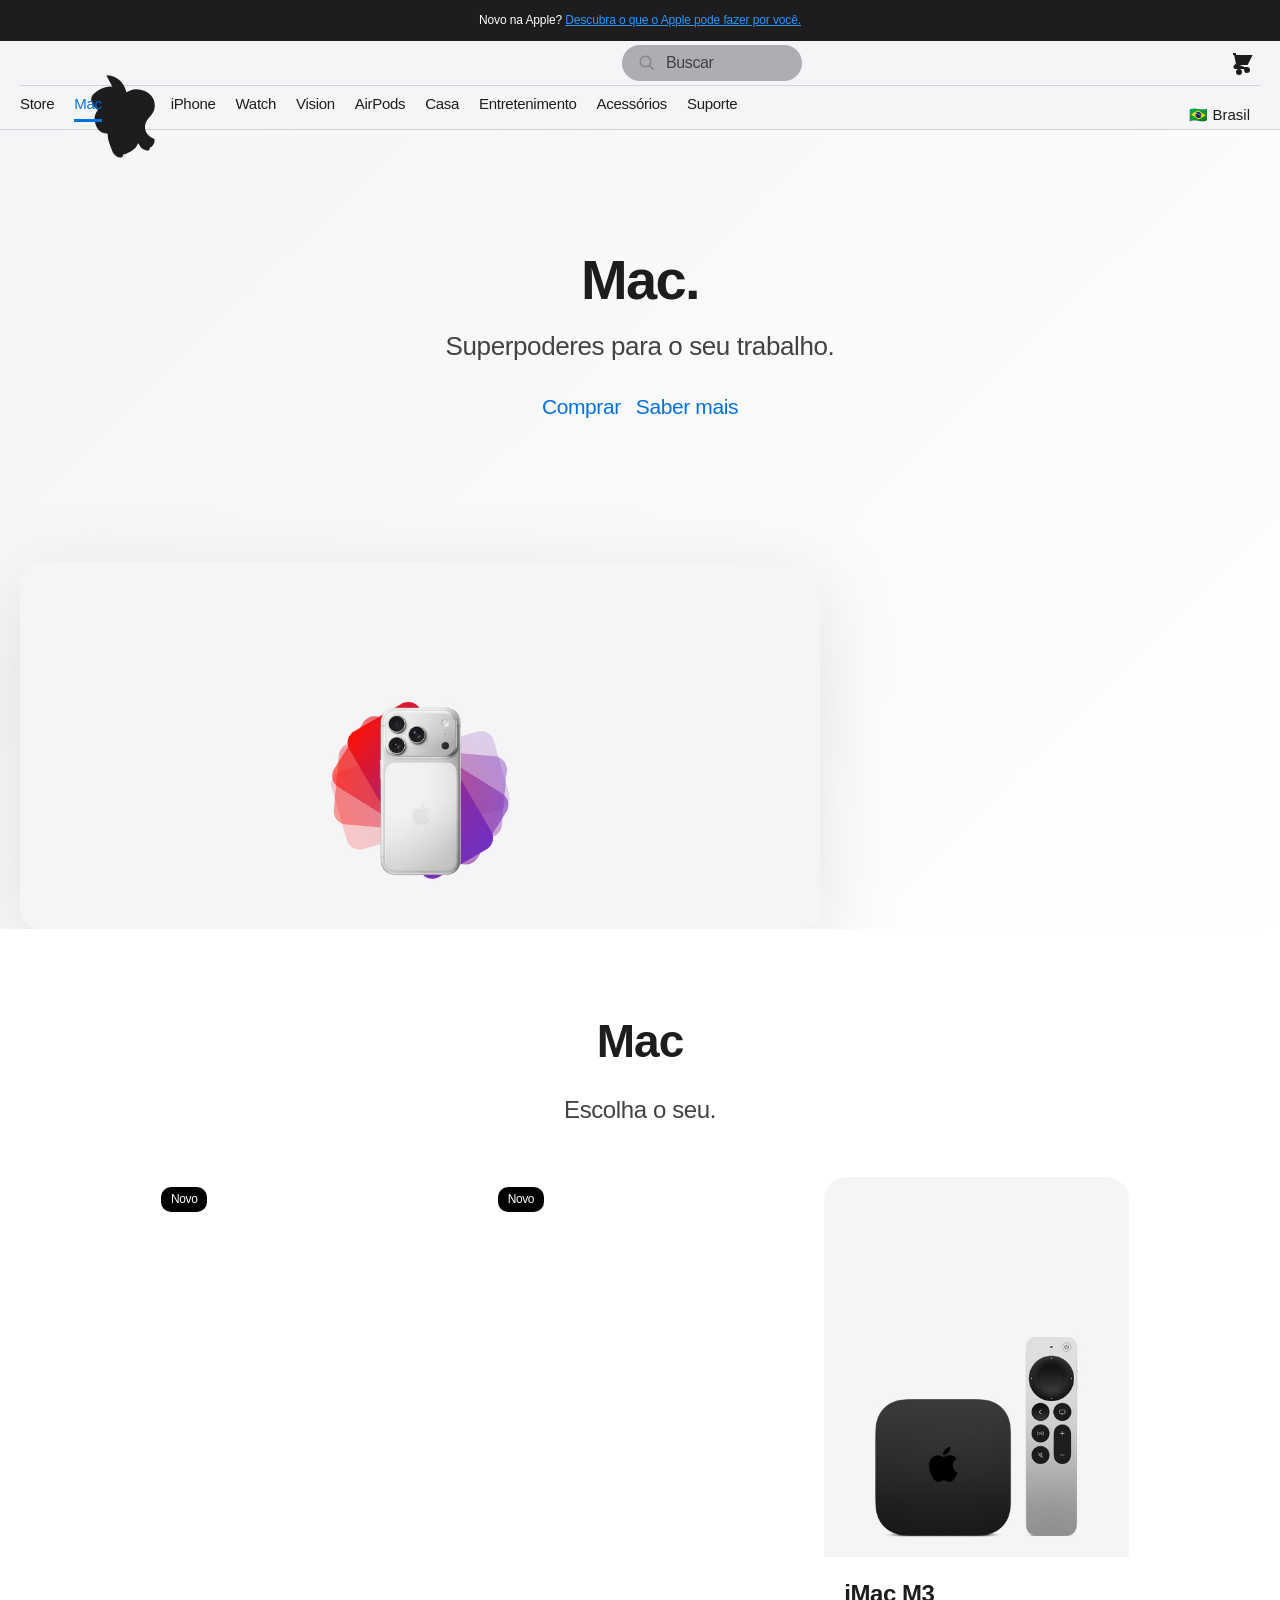
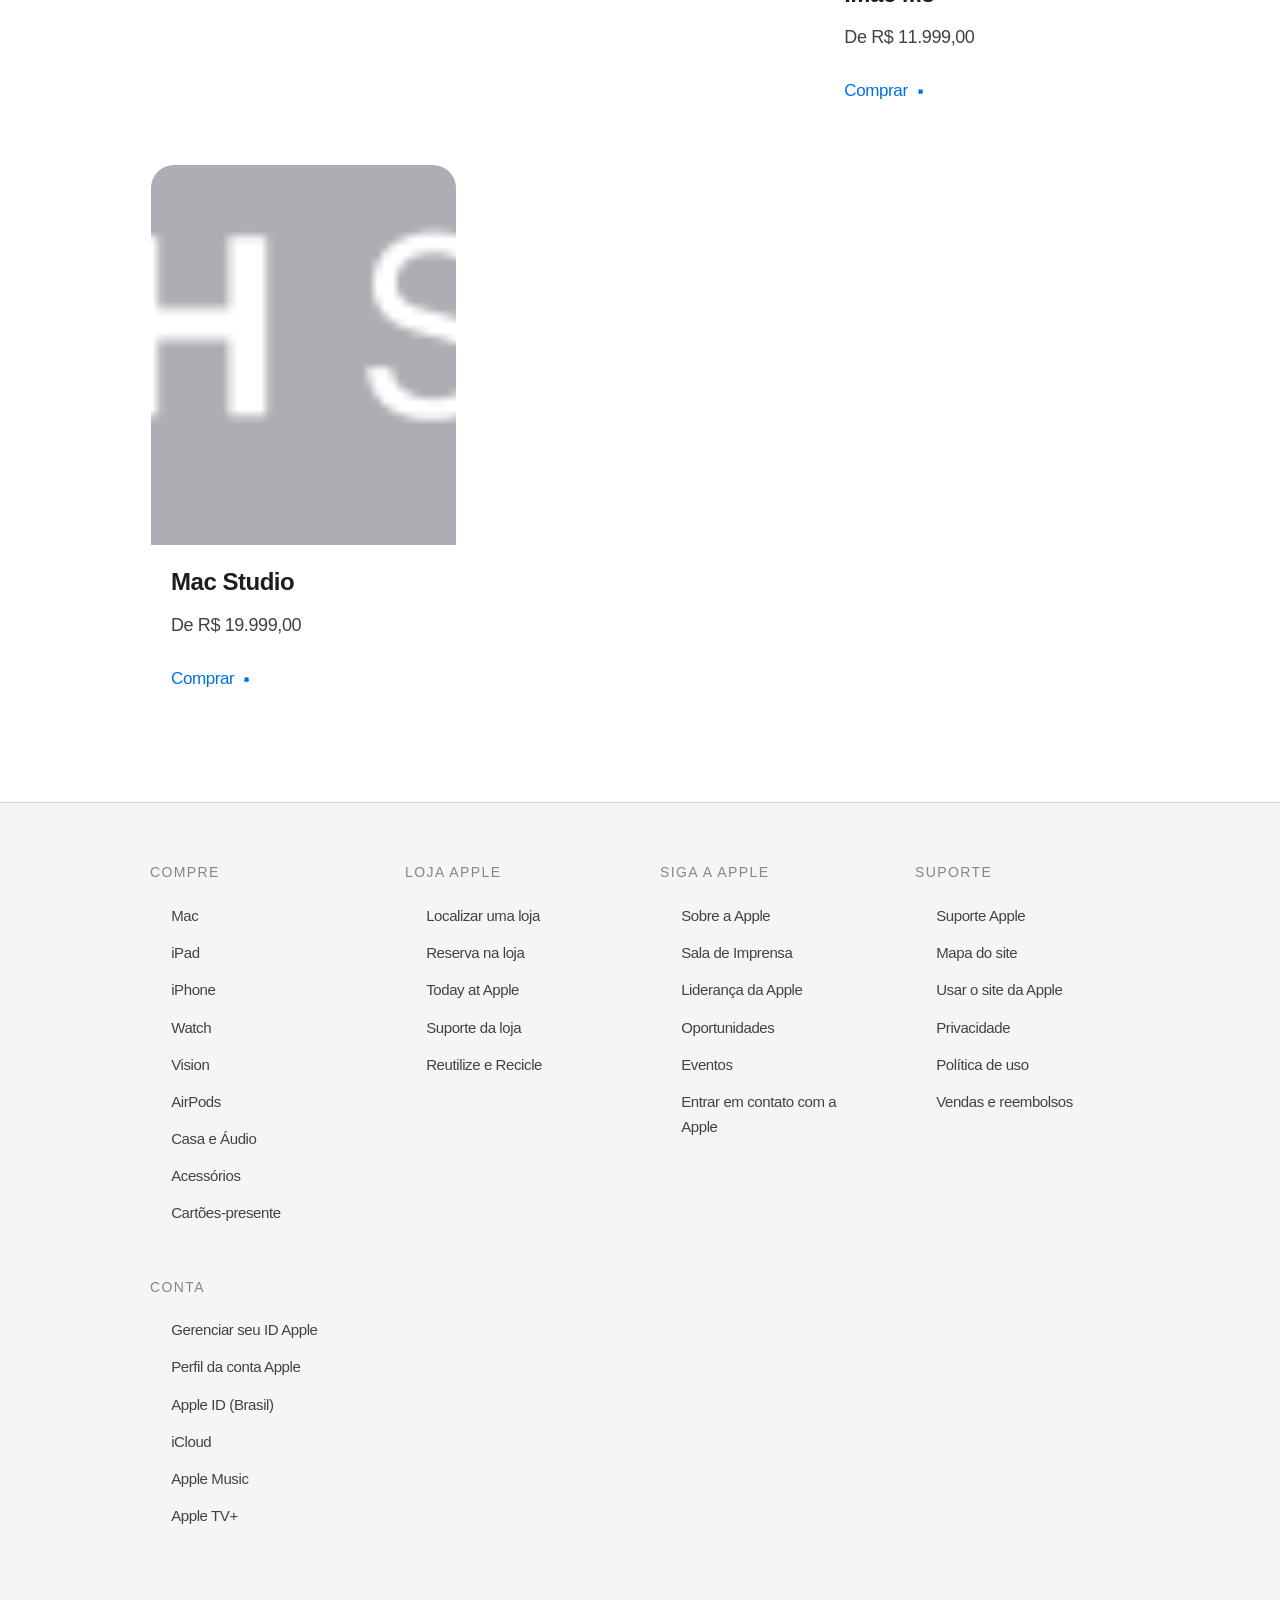
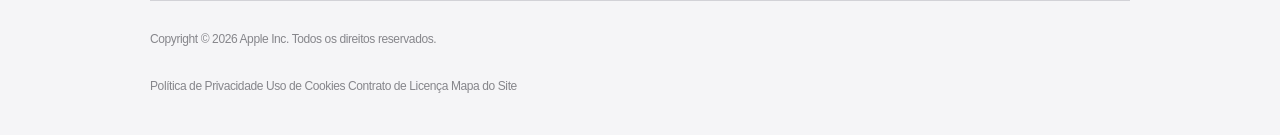
<file: mac.html>
<!DOCTYPE html>
<html lang="pt-BR">
<head>
    <meta charset="UTF-8">
    <meta name="viewport" content="width=device-width, initial-scale=1.0">
    <title>Mac - Apple (Brasil)</title>
    <meta name="description" content="Compre MacBook Air, MacBook Pro, iMac e Mac Studio no site oficial da Apple (Brasil).">
    <link rel="stylesheet" href="css/main.css">
    <link rel="icon" href="img/apple-icon.svg">
</head>
<body>

    <div class="top-banner">
        Novo na Apple? <a href="#">Descubra o que o Apple pode fazer por você.</a>
    </div>

    <nav class="apple-nav" id="mainNav">
        <div class="nav-container">
            <div class="nav-top">
                <a href="index.html" class="nav-logo" title="Apple" aria-label="Página inicial Apple">
                    <svg viewBox="0 0 1000 1000" xmlns="http://www.w3.org/2000/svg" fill="#1d1d1f">
                        <path d="M479.6 146.2c55.5 0 100.6 40.6 111.2 93.8 6-3.1 12.2-5.8 18.4-8.4 12-5.1 24.7-7.9 37.7-7.9 29.9 0 58.4 11.4 78.6 31.7 15.2 15.3 23.5 35.7 23.5 59 0 21.3-7.5 39.5-20.4 53.2l-1.4 1.4c-21.7 23.4-33 39.8-33 63.4 0 32.3 20.3 55.2 53.1 67.5v10.8c0 16.3-11.2 30.3-26.8 38.6v4.8c0 5.6-4.3 10.4-10 10.4-19.8 0-42.7-15.3-52-39.4h-3.5c-3.9 12.6-12 24-24.2 33-19 13.9-38.7 23.8-58.9 29.5v4.7c0 5.9-4.5 10.9-10.4 10.9-19.7 0-39.1-13-47.3-32.3l-1.7-4.1c-15.6-38.5-25-65.9-25-84.2v-4.3c0-5.5-4.2-10.1-9.7-10.1-23.5 0-44.5-16.9-55.1-42.4-15.2-36.6-9.7-68.1 16.3-92.2l2.2-2c15.4-13.2 29.2-23 41-29.7 21-12 38.9-18.1 52.3-18.1 16.3 0 33.8 4.8 51.7 14.2 11.2 5.9 22.2 13.9 32.7 24l1.2 1.2c21.6 20.8 29.8 35.1 29.8 56 0 17.5-6.4 32-17.3 42.4l-1.3 1.2c-8.9 8.6-18 15.8-27.4 21.5-19 11.6-39.2 19.8-60.4 24v-4.8c0-5.8-4.7-10.7-10.8-10.7-18.3 0-38-14.5-46.2-37.6l-1.4-4c-9-24-14.3-40.8-14.3-52.1v-3.7c0-5.5-4.4-10.2-10.1-10.2-27.2 0-50.9-19.1-61.9-48.5-6.5-17.2-4-32.7 8.6-45.2l1.7-1.8c11.8-11.6 23.9-20.2 36-25.9 21.6-10.3 40.9-15.4 57.3-15.4 16.9 0 34.4 5.2 52.3 15.5 11.2 6.5 22.3 15.5 33 26.9l1.3 1.4c21.4 22.6 29.5 38.1 29.5 60.6 0 21.9-8.5 40.1-23 53.7z"/>
                    </svg>
                </a>
                <div class="nav-search" title="Buscar">
                    <svg viewBox="0 0 24 24"><path fill="none" stroke="#86868b" stroke-width="2" d="M21 21l-6-6m2-5a7 7 0 11-14 0 7 7 0 0114 0z"/></svg>
                    <span>Buscar</span>
                </div>
                <div class="nav-bag" title="Sacola">
                    <svg viewBox="0 0 24 24" fill="none" stroke="#1d1d1f" stroke-width="2">
                        <path d="M3 3h2l.4 2M7 13h10l4-8H5.4M7 13L5.4 5M7 13l-2.293 2.293c-.63.63-.184 1.707.707 1.707H17m0 0a2 2 0 100 4 2 2 0 000-4zm-8 2a2 2 0 110 4 2 2 0 010-4z"/>
                    </svg>
                </div>
                <button class="mobile-menu-btn" aria-label="Abrir menu" aria-expanded="false">
                    <svg viewBox="0 0 24 24" fill="none" stroke="#1d1d1f" stroke-width="2" stroke-linecap="round" stroke-linejoin="round">
                        <line x1="3" y1="12" x2="21" y2="12"></line>
                        <line x1="3" y1="6" x2="21" y2="6"></line>
                        <line x1="3" y1="18" x2="21" y2="18"></line>
                    </svg>
                </button>
            </div>
            <div class="nav-menu">
                <ul class="nav-links">
                    <li><a href="index.html">Store</a></li>
                    <li><a href="mac.html" class="active">Mac</a></li>
                    <li><a href="ipad.html">iPad</a></li>
                    <li><a href="iphone.html">iPhone</a></li>
                    <li><a href="watch.html">Watch</a></li>
                    <li><a href="vision.html">Vision</a></li>
                    <li><a href="airpods.html">AirPods</a></li>
                    <li><a href="casa.html">Casa</a></li>
                    <li><a href="entretenimento.html">Entretenimento</a></li>
                    <li><a href="acessorios.html">Acessórios</a></li>
                    <li><a href="suporte.html">Suporte</a></li>
                </ul>
                <div class="nav-more">
                    <div class="country-selector" id="countrySelector">
                        <button id="countryBtn" type="button">🇧🇷 Brasil</button>
                        <div class="country-menu" id="countryMenu">
                            <h3>Escolha seu país ou região</h3>
                            <div class="country-grid">
                                <div class="country-item"><a href="#">🇧🇷 Brasil (Português)</a></div>
                                <div class="country-item"><a href="#">🇺🇸 Estados Unidos (English)</a></div>
                                <div class="country-item"><a href="#">🇨🇦 Canadá (English)</a></div>
                                <div class="country-item"><a href="#">🇨🇦 Canadá (Français)</a></div>
                                <div class="country-item"><a href="#">🇲🇽 México (Español)</a></div>
                                <div class="country-item"><a href="#">🇬🇧 Reino Unido (English)</a></div>
                                <div class="country-item"><a href="#">🇫🇷 França (Français)</a></div>
                                <div class="country-item"><a href="#">🇩🇪 Alemanha (Deutsch)</a></div>
                                <div class="country-item"><a href="#">🇮🇹 Itália (Italiano)</a></div>
                                <div class="country-item"><a href="#">🇪🇸 Espanha (Español)</a></div>
                                <div class="country-item"><a href="#">🇯🇵 Japão (日本語)</a></div>
                                <div class="country-item"><a href="#">🇰🇷 Coreia do Sul (한국어)</a></div>
                                <div class="country-item"><a href="#">🇨🇳 China (简体中文)</a></div>
                                <div class="country-item"><a href="#">🇭🇰 Hong Kong (繁體中文)</a></div>
                                <div class="country-item"><a href="#">🇦🇺 Austrália (English)</a></div>
                                <div class="country-item"><a href="#">🇮🇳 Índia (English)</a></div>
                                <div class="country-item"><a href="#">🇦🇪 Emirados Árabes (English)</a></div>
                                <div class="country-item"><a href="#">🇨🇭 Suíça (Deutsch)</a></div>
                            </div>
                        </div>
                    </div>
                </div>
            </div>
        </div>
    </nav>

    <section class="hero" style="background:linear-gradient(135deg,#f5f5f7 0%,#ffffff 100%);">
        <div class="hero-content">
            <h1 class="hero-headline">Mac.</h1>
            <p class="hero-subhead">Superpoderes para o seu trabalho.</p>
            <div class="hero-links">
                <a href="#comprar">Comprar</a>
                <a href="#sabermais">Saber mais</a>
            </div>
        </div>
        <div class="hero-image">
            <img src="img/promo-apple-upgrade.jpg" alt="Mac">
        </div>
    </section>

    <section id="sabermais" class="product-section">
        <div class="product-container">
            <div class="product-header">
                <h2 class="section-title">Mac</h2>
                <p class="section-subtitle">Escolha o seu.</p>
            </div>
            <div class="product-grid">
                <div class="product-card" onclick="openModal('MacBook Air M3', 9999)">
                    <div class="product-image">
                        <span class="product-tag">Novo</span>
                        <img src="img/promo-apple-upgrade.jpg" alt="MacBook Air M3">
                    </div>
                    <div class="product-info">
                        <h3 class="product-title">MacBook Air M3</h3>
                        <p class="product-price">De R$ 9.999,00</p>
                        <a href="#" class="product-buy">Comprar <svg viewBox="0 0 12 12"><path fill="none" stroke="#0071e3" stroke-width="2" d="M5 5l3 3m0-3-3 3"/></svg></a>
                    </div>
                </div>
                <div class="product-card" onclick="openModal('MacBook Pro M3', 14999)">
                    <div class="product-image">
                        <span class="product-tag">Novo</span>
                        <img src="img/promo-homepod-mini.jpg" alt="MacBook Pro M3">
                    </div>
                    <div class="product-info">
                        <h3 class="product-title">MacBook Pro M3</h3>
                        <p class="product-price">De R$ 14.999,00</p>
                        <a href="#" class="product-buy">Comprar <svg viewBox="0 0 12 12"><path fill="none" stroke="#0071e3" stroke-width="2" d="M5 5l3 3m0-3-3 3"/></svg></a>
                    </div>
                </div>
                <div class="product-card" onclick="openModal('iMac M3', 11999)">
                    <div class="product-image">
                        <img src="img/promo-apple-tv-4k.jpg" alt="iMac M3">
                    </div>
                    <div class="product-info">
                        <h3 class="product-title">iMac M3</h3>
                        <p class="product-price">De R$ 11.999,00</p>
                        <a href="#" class="product-buy">Comprar <svg viewBox="0 0 12 12"><path fill="none" stroke="#0071e3" stroke-width="2" d="M5 5l3 3m0-3-3 3"/></svg></a>
                    </div>
                </div>
                <div class="product-card" onclick="openModal('Mac Studio', 19999)">
                    <div class="product-image">
                        <img src="img/promo-apple-watch-series-12.png" alt="Mac Studio">
                    </div>
                    <div class="product-info">
                        <h3 class="product-title">Mac Studio</h3>
                        <p class="product-price">De R$ 19.999,00</p>
                        <a href="#" class="product-buy">Comprar <svg viewBox="0 0 12 12"><path fill="none" stroke="#0071e3" stroke-width="2" d="M5 5l3 3m0-3-3 3"/></svg></a>
                    </div>
                </div>
            </div>
        </div>
    </section>

    <footer>
        <div class="footer-content">
            <div class="footer-top">
                <div class="footer-column">
                    <h4>Compre</h4>
                    <ul>
                        <li><a href="mac.html">Mac</a></li>
                        <li><a href="ipad.html">iPad</a></li>
                        <li><a href="iphone.html">iPhone</a></li>
                        <li><a href="watch.html">Watch</a></li>
                        <li><a href="vision.html">Vision</a></li>
                        <li><a href="airpods.html">AirPods</a></li>
                        <li><a href="casa.html">Casa e Áudio</a></li>
                        <li><a href="acessorios.html">Acessórios</a></li>
                        <li><a href="#">Cartões-presente</a></li>
                    </ul>
                </div>
                <div class="footer-column">
                    <h4>Loja Apple</h4>
                    <ul>
                        <li><a href="#">Localizar uma loja</a></li>
                        <li><a href="#">Reserva na loja</a></li>
                        <li><a href="#">Today at Apple</a></li>
                        <li><a href="#">Suporte da loja</a></li>
                        <li><a href="#">Reutilize e Recicle</a></li>
                    </ul>
                </div>
                <div class="footer-column">
                    <h4>Siga a Apple</h4>
                    <ul>
                        <li><a href="#">Sobre a Apple</a></li>
                        <li><a href="#">Sala de Imprensa</a></li>
                        <li><a href="#">Liderança da Apple</a></li>
                        <li><a href="#">Oportunidades</a></li>
                        <li><a href="#">Eventos</a></li>
                        <li><a href="#">Entrar em contato com a Apple</a></li>
                    </ul>
                </div>
                <div class="footer-column">
                    <h4>Suporte</h4>
                    <ul>
                        <li><a href="suporte.html">Suporte Apple</a></li>
                        <li><a href="#">Mapa do site</a></li>
                        <li><a href="#">Usar o site da Apple</a></li>
                        <li><a href="#">Privacidade</a></li>
                        <li><a href="#">Política de uso</a></li>
                        <li><a href="#">Vendas e reembolsos</a></li>
                    </ul>
                </div>
                <div class="footer-column">
                    <h4>Conta</h4>
                    <ul>
                        <li><a href="#">Gerenciar seu ID Apple</a></li>
                        <li><a href="#">Perfil da conta Apple</a></li>
                        <li><a href="#">Apple ID (Brasil)</a></li>
                        <li><a href="#">iCloud</a></li>
                        <li><a href="#">Apple Music</a></li>
                        <li><a href="#">Apple TV+</a></li>
                    </ul>
                </div>
            </div>
            <div class="footer-bottom">
                <div class="footer-legal">
                    Copyright © 2026 Apple Inc. Todos os direitos reservados.
                </div>
                <div class="footer-copyright">
                    <a href="#">Política de Privacidade</a>
                    <a href="#">Uso de Cookies</a>
                    <a href="#">Contrato de Licença</a>
                    <a href="#">Mapa do Site</a>
                </div>
            </div>
        </div>
    </footer>

    <div class="modal-overlay" id="modalOverlay">
        <div class="modal">
            <div class="modal-header">
                <h2 class="modal-title" id="modalTitle">Escolha seu Mac</h2>
                <button class="modal-close" onclick="closeModal()">&times;</button>
            </div>
            <div class="modal-body">
                <p style="margin-bottom:2rem; color:var(--apple-dark-gray);">Selecione a configuração:</p>
                <div class="modal-grid" id="modalGrid"></div>
            </div>
            <div class="modal-footer">
                <button class="btn btn-secondary" onclick="closeModal()">Cancelar</button>
                <button class="btn btn-primary" onclick="checkout()">Adicionar à sacola</button>
            </div>
        </div>
    </div>

    <script src="js/app.js"></script>
</body>
</html>
</file>
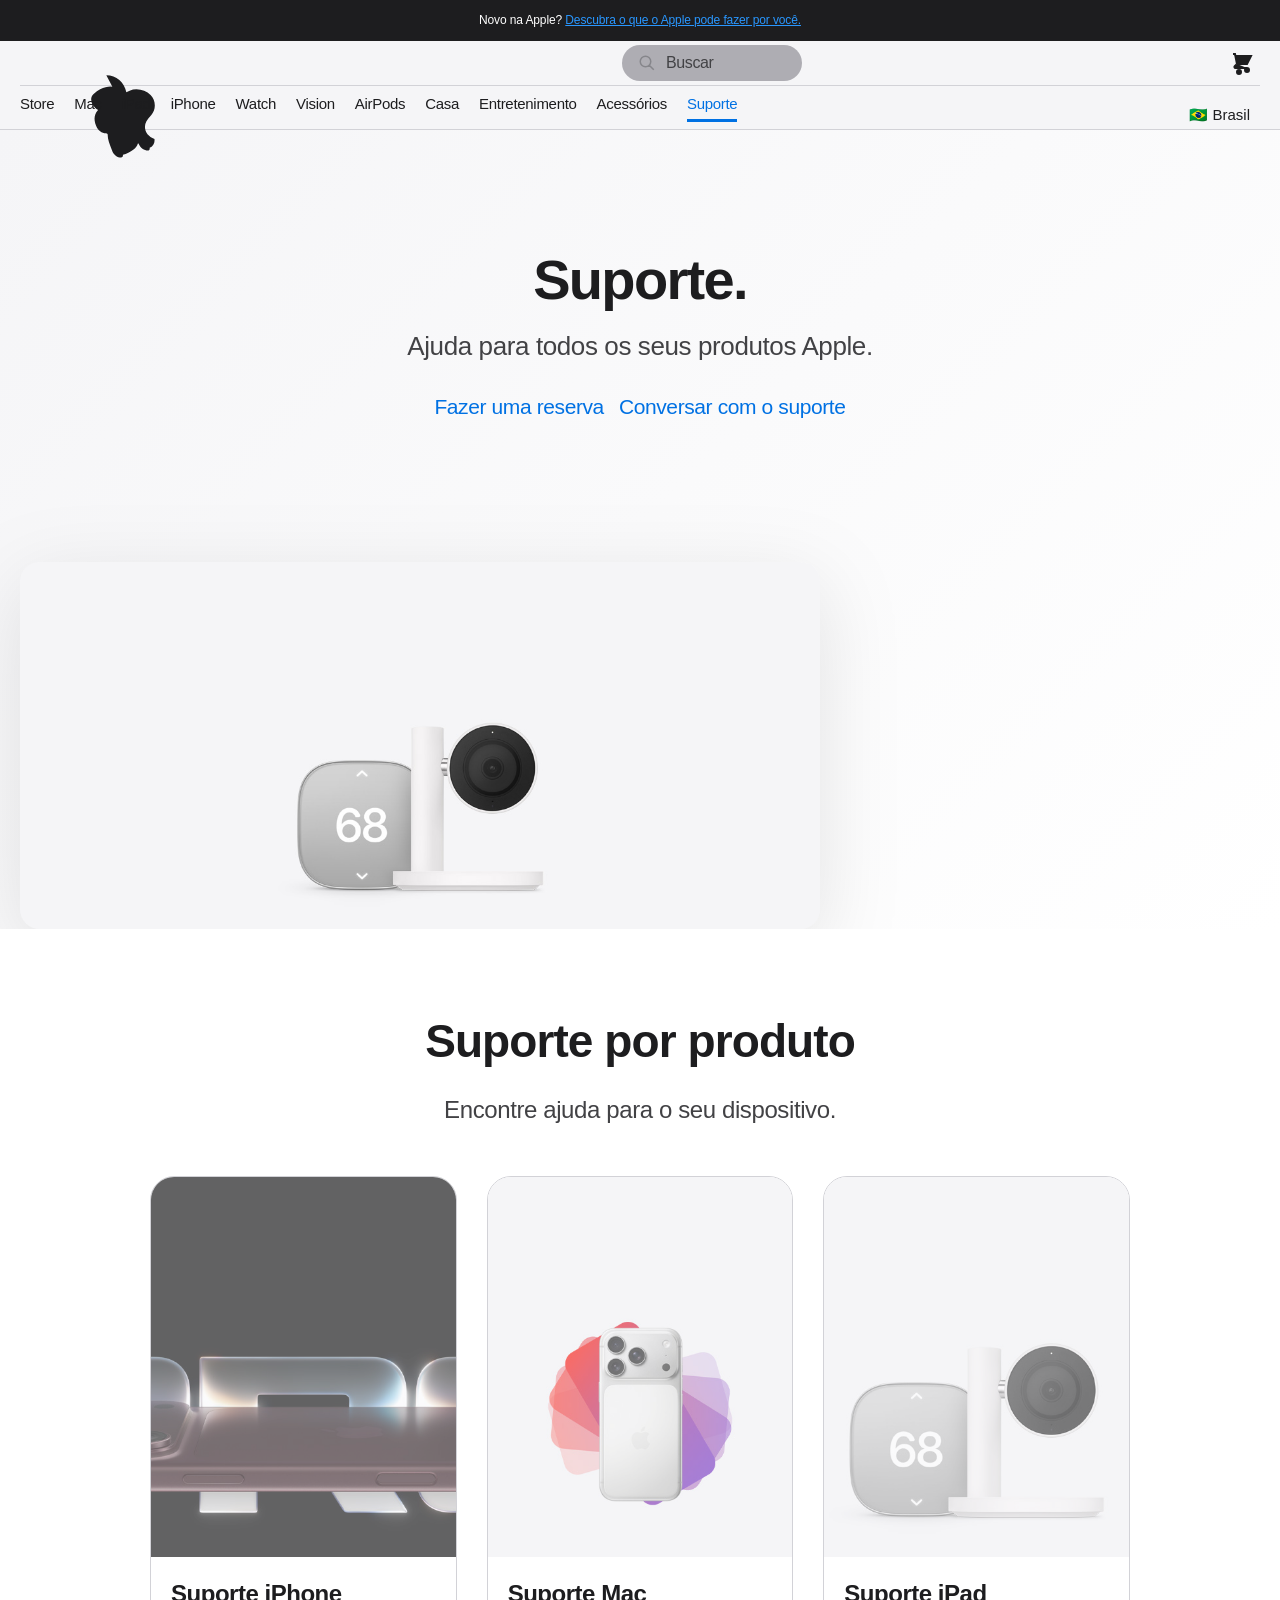
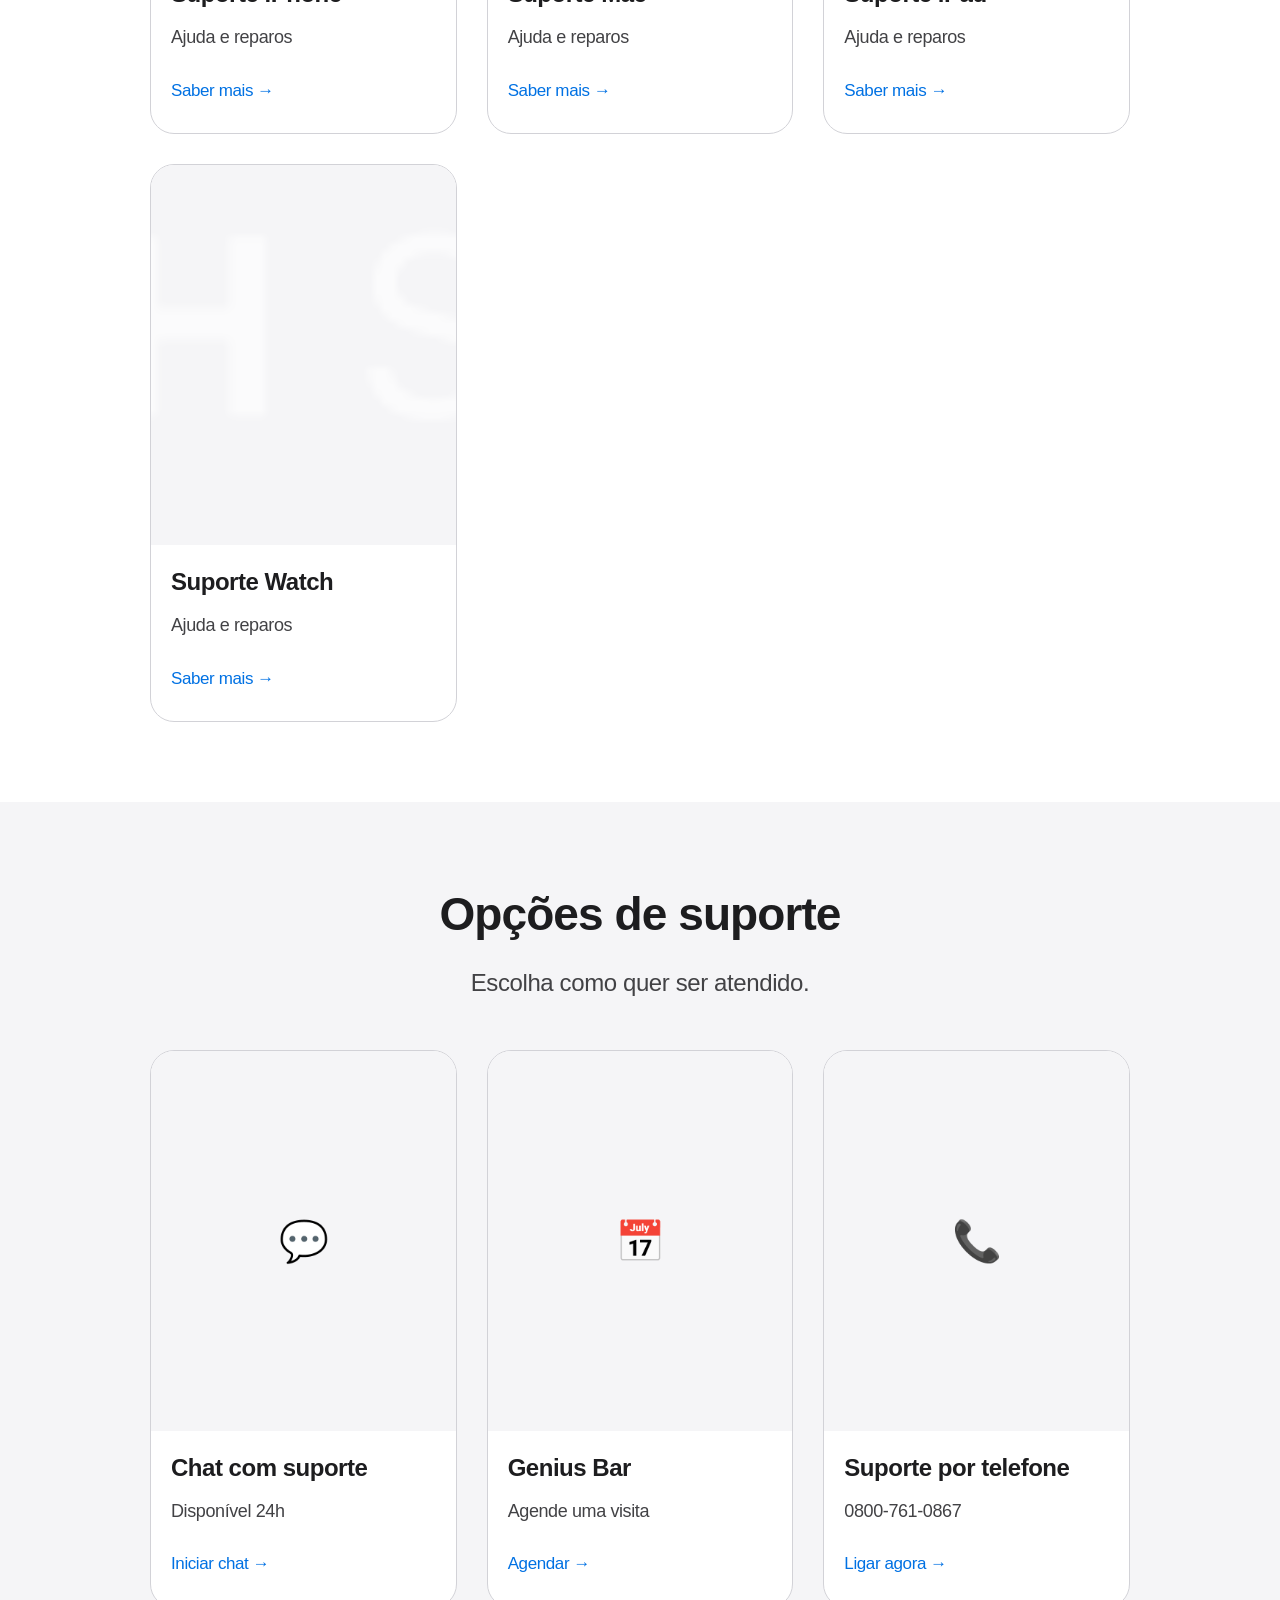
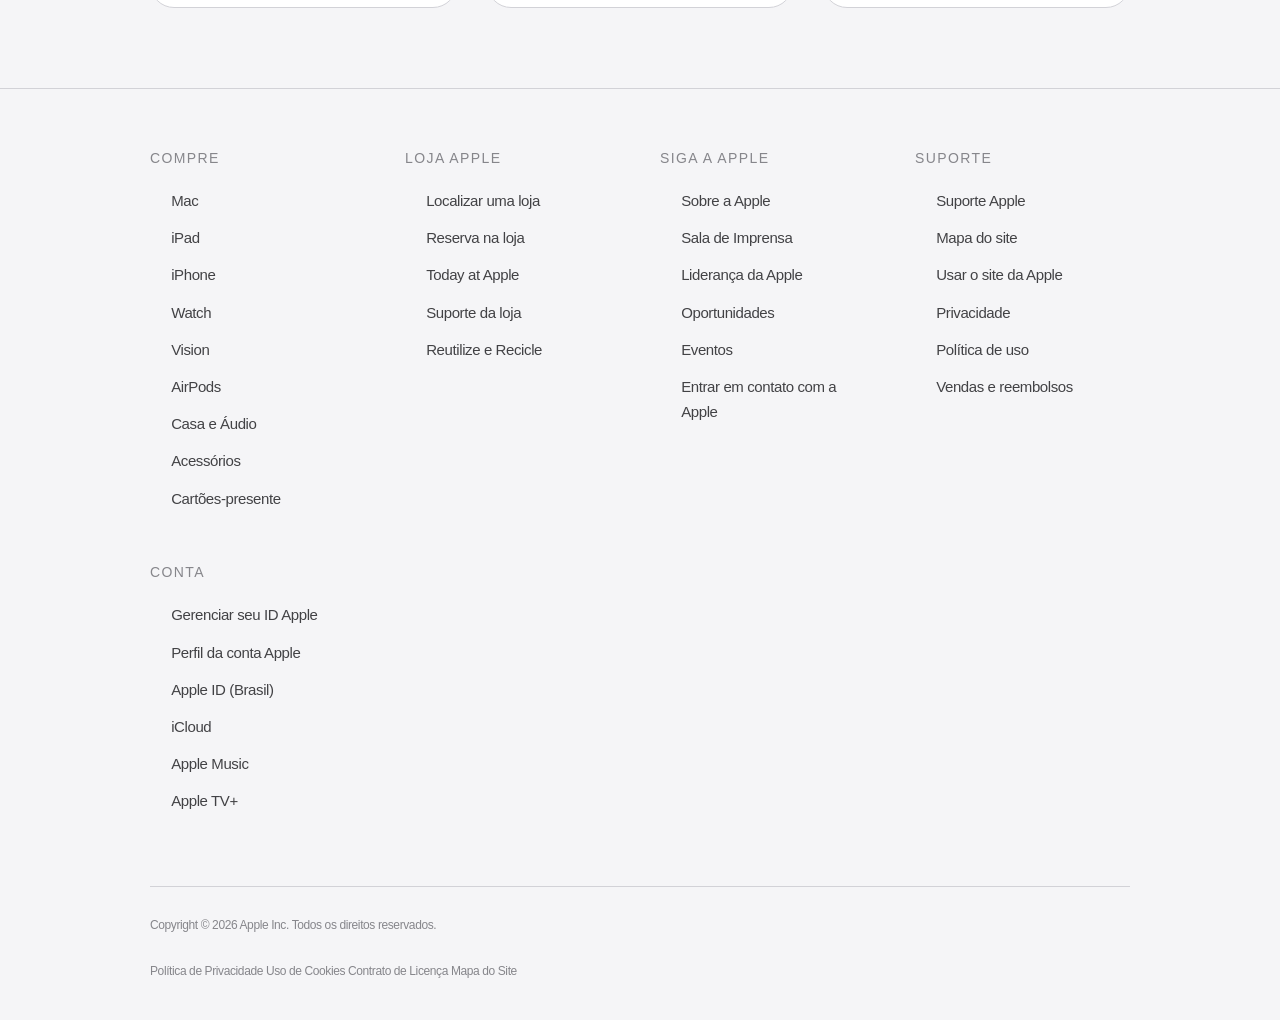
<file: suporte.html>
<!DOCTYPE html>
<html lang="pt-BR">
<head>
    <meta charset="UTF-8">
    <meta name="viewport" content="width=device-width, initial-scale=1.0">
    <title>Suporte - Apple (Brasil)</title>
    <meta name="description" content="Suporte da Apple para iPhone, Mac, iPad, Watch e todos os produtos. Ajuda online e presencial.">
    <link rel="stylesheet" href="css/main.css">
    <link rel="icon" href="img/apple-icon.svg">
</head>
<body>

    <div class="top-banner">
        Novo na Apple? <a href="#">Descubra o que o Apple pode fazer por você.</a>
    </div>

    <nav class="apple-nav" id="mainNav">
        <div class="nav-container">
            <div class="nav-top">
                <a href="index.html" class="nav-logo" title="Apple" aria-label="Página inicial Apple">
                    <svg viewBox="0 0 1000 1000" xmlns="http://www.w3.org/2000/svg" fill="#1d1d1f">
                        <path d="M479.6 146.2c55.5 0 100.6 40.6 111.2 93.8 6-3.1 12.2-5.8 18.4-8.4 12-5.1 24.7-7.9 37.7-7.9 29.9 0 58.4 11.4 78.6 31.7 15.2 15.3 23.5 35.7 23.5 59 0 21.3-7.5 39.5-20.4 53.2l-1.4 1.4c-21.7 23.4-33 39.8-33 63.4 0 32.3 20.3 55.2 53.1 67.5v10.8c0 16.3-11.2 30.3-26.8 38.6v4.8c0 5.6-4.3 10.4-10 10.4-19.8 0-42.7-15.3-52-39.4h-3.5c-3.9 12.6-12 24-24.2 33-19 13.9-38.7 23.8-58.9 29.5v4.7c0 5.9-4.5 10.9-10.4 10.9-19.7 0-39.1-13-47.3-32.3l-1.7-4.1c-15.6-38.5-25-65.9-25-84.2v-4.3c0-5.5-4.2-10.1-9.7-10.1-23.5 0-44.5-16.9-55.1-42.4-15.2-36.6-9.7-68.1 16.3-92.2l2.2-2c15.4-13.2 29.2-23 41-29.7 21-12 38.9-18.1 52.3-18.1 16.3 0 33.8 4.8 51.7 14.2 11.2 5.9 22.2 13.9 32.7 24l1.2 1.2c21.6 20.8 29.8 35.1 29.8 56 0 17.5-6.4 32-17.3 42.4l-1.3 1.2c-8.9 8.6-18 15.8-27.4 21.5-19 11.6-39.2 19.8-60.4 24v-4.8c0-5.8-4.7-10.7-10.8-10.7-18.3 0-38-14.5-46.2-37.6l-1.4-4c-9-24-14.3-40.8-14.3-52.1v-3.7c0-5.5-4.4-10.2-10.1-10.2-27.2 0-50.9-19.1-61.9-48.5-6.5-17.2-4-32.7 8.6-45.2l1.7-1.8c11.8-11.6 23.9-20.2 36-25.9 21.6-10.3 40.9-15.4 57.3-15.4 16.9 0 34.4 5.2 52.3 15.5 11.2 6.5 22.3 15.5 33 26.9l1.3 1.4c21.4 22.6 29.5 38.1 29.5 60.6 0 21.9-8.5 40.1-23 53.7z"/>
                    </svg>
                </a>
                <div class="nav-search" title="Buscar">
                    <svg viewBox="0 0 24 24"><path fill="none" stroke="#86868b" stroke-width="2" d="M21 21l-6-6m2-5a7 7 0 11-14 0 7 7 0 0114 0z"/></svg>
                    <span>Buscar</span>
                </div>
                <div class="nav-bag" title="Sacola">
                    <svg viewBox="0 0 24 24" fill="none" stroke="#1d1d1f" stroke-width="2">
                        <path d="M3 3h2l.4 2M7 13h10l4-8H5.4M7 13L5.4 5M7 13l-2.293 2.293c-.63.63-.184 1.707.707 1.707H17m0 0a2 2 0 100 4 2 2 0 000-4zm-8 2a2 2 0 110 4 2 2 0 010-4z"/>
                    </svg>
                </div>
                <button class="mobile-menu-btn" aria-label="Abrir menu" aria-expanded="false">
                    <svg viewBox="0 0 24 24" fill="none" stroke="#1d1d1f" stroke-width="2" stroke-linecap="round" stroke-linejoin="round">
                        <line x1="3" y1="12" x2="21" y2="12"></line>
                        <line x1="3" y1="6" x2="21" y2="6"></line>
                        <line x1="3" y1="18" x2="21" y2="18"></line>
                    </svg>
                </button>
            </div>
            <div class="nav-menu">
                <ul class="nav-links">
                    <li><a href="index.html">Store</a></li>
                    <li><a href="mac.html">Mac</a></li>
                    <li><a href="ipad.html">iPad</a></li>
                    <li><a href="iphone.html">iPhone</a></li>
                    <li><a href="watch.html">Watch</a></li>
                    <li><a href="vision.html">Vision</a></li>
                    <li><a href="airpods.html">AirPods</a></li>
                    <li><a href="casa.html">Casa</a></li>
                    <li><a href="entretenimento.html">Entretenimento</a></li>
                    <li><a href="acessorios.html">Acessórios</a></li>
                    <li><a href="suporte.html" class="active">Suporte</a></li>
                </ul>
                <div class="nav-more">
                    <div class="country-selector" id="countrySelector">
                        <button id="countryBtn" type="button">🇧🇷 Brasil</button>
                        <div class="country-menu" id="countryMenu">
                            <h3>Escolha seu país ou região</h3>
                            <div class="country-grid">
                                <div class="country-item"><a href="#">🇧🇷 Brasil (Português)</a></div>
                                <div class="country-item"><a href="#">🇺🇸 Estados Unidos (English)</a></div>
                                <div class="country-item"><a href="#">🇨🇦 Canadá (English)</a></div>
                                <div class="country-item"><a href="#">🇨🇦 Canadá (Français)</a></div>
                                <div class="country-item"><a href="#">🇲🇽 México (Español)</a></div>
                                <div class="country-item"><a href="#">🇬🇧 Reino Unido (English)</a></div>
                                <div class="country-item"><a href="#">🇫🇷 França (Français)</a></div>
                                <div class="country-item"><a href="#">🇩🇪 Alemanha (Deutsch)</a></div>
                                <div class="country-item"><a href="#">🇮🇹 Itália (Italiano)</a></div>
                                <div class="country-item"><a href="#">🇪🇸 Espanha (Español)</a></div>
                                <div class="country-item"><a href="#">🇯🇵 Japão (日本語)</a></div>
                                <div class="country-item"><a href="#">🇰🇷 Coreia do Sul (한국어)</a></div>
                                <div class="country-item"><a href="#">🇨🇳 China (简体中文)</a></div>
                                <div class="country-item"><a href="#">🇭🇰 Hong Kong (繁體中文)</a></div>
                                <div class="country-item"><a href="#">🇦🇺 Austrália (English)</a></div>
                                <div class="country-item"><a href="#">🇮🇳 Índia (English)</a></div>
                                <div class="country-item"><a href="#">🇦🇪 Emirados Árabes (English)</a></div>
                                <div class="country-item"><a href="#">🇨🇭 Suíça (Deutsch)</a></div>
                            </div>
                        </div>
                    </div>
                </div>
            </div>
        </div>
    </nav>

    <section class="hero" style="background:linear-gradient(135deg,#f5f5f7 0%,#ffffff 100%);">
        <div class="hero-content">
            <h1 class="hero-headline">Suporte.</h1>
            <p class="hero-subhead">Ajuda para todos os seus produtos Apple.</p>
            <div class="hero-links">
                <a href="#">Fazer uma reserva</a>
                <a href="#">Conversar com o suporte</a>
            </div>
        </div>
        <div class="hero-image">
            <img src="img/promo-apple-home-collection.jpg" alt="Suporte Apple">
        </div>
    </section>

    <section class="product-section">
        <div class="product-container">
            <div class="product-header">
                <h2 class="section-title">Suporte por produto</h2>
                <p class="section-subtitle">Encontre ajuda para o seu dispositivo.</p>
            </div>
            <div class="product-grid">
                <div class="product-card" style="border:1px solid #d2d2d7; cursor:pointer;" onclick="alert('Suporte iPhone - Funcionalidade completa requer backend da Apple')">
                    <div class="product-image" style="background:#f5f5f7;">
                        <img src="img/hero-iphone-18-pro.jpg" alt="Suporte iPhone" style="opacity:0.6;">
                    </div>
                    <div class="product-info">
                        <h3 class="product-title">Suporte iPhone</h3>
                        <p class="product-price">Ajuda e reparos</p>
                        <a href="#" class="product-buy" style="color:var(--apple-blue);">Saber mais →</a>
                    </div>
                </div>
                <div class="product-card" style="border:1px solid #d2d2d7; cursor:pointer;" onclick="alert('Suporte Mac - Funcionalidade completa requer backend da Apple')">
                    <div class="product-image" style="background:#f5f5f7;">
                        <img src="img/promo-apple-upgrade.jpg" alt="Suporte Mac" style="opacity:0.6;">
                    </div>
                    <div class="product-info">
                        <h3 class="product-title">Suporte Mac</h3>
                        <p class="product-price">Ajuda e reparos</p>
                        <a href="#" class="product-buy" style="color:var(--apple-blue);">Saber mais →</a>
                    </div>
                </div>
                <div class="product-card" style="border:1px solid #d2d2d7; cursor:pointer;" onclick="alert('Suporte iPad - Funcionalidade completa requer backend da Apple')">
                    <div class="product-image" style="background:#f5f5f7;">
                        <img src="img/promo-apple-home-collection.jpg" alt="Suporte iPad" style="opacity:0.6;">
                    </div>
                    <div class="product-info">
                        <h3 class="product-title">Suporte iPad</h3>
                        <p class="product-price">Ajuda e reparos</p>
                        <a href="#" class="product-buy" style="color:var(--apple-blue);">Saber mais →</a>
                    </div>
                </div>
                <div class="product-card" style="border:1px solid #d2d2d7; cursor:pointer;" onclick="alert('Suporte Watch - Funcionalidade completa requer backend da Apple')">
                    <div class="product-image" style="background:#f5f5f7;">
                        <img src="img/promo-apple-watch-series-12.png" alt="Suporte Watch" style="opacity:0.6;">
                    </div>
                    <div class="product-info">
                        <h3 class="product-title">Suporte Watch</h3>
                        <p class="product-price">Ajuda e reparos</p>
                        <a href="#" class="product-buy" style="color:var(--apple-blue);">Saber mais →</a>
                    </div>
                </div>
            </div>
        </div>
    </section>

    <section class="product-section section-fade">
        <div class="product-container">
            <div class="product-header">
                <h2 class="section-title">Opções de suporte</h2>
                <p class="section-subtitle">Escolha como quer ser atendido.</p>
            </div>
            <div class="product-grid">
                <div class="product-card" style="border:1px solid #d2d2d7; cursor:pointer;" onclick="alert('Chat de suporte - Funcionalidade completa requer backend da Apple')">
                    <div class="product-image" style="background:#f5f5f7; display:flex; align-items:center; justify-content:center; font-size:4rem;">💬</div>
                    <div class="product-info">
                        <h3 class="product-title">Chat com suporte</h3>
                        <p class="product-price">Disponível 24h</p>
                        <a href="#" class="product-buy" style="color:var(--apple-blue);">Iniciar chat →</a>
                    </div>
                </div>
                <div class="product-card" style="border:1px solid #d2d2d7; cursor:pointer;" onclick="alert('Agendamento Genius Bar - Funcionalidade completa requer backend da Apple')">
                    <div class="product-image" style="background:#f5f5f7; display:flex; align-items:center; justify-content:center; font-size:4rem;">📅</div>
                    <div class="product-info">
                        <h3 class="product-title">Genius Bar</h3>
                        <p class="product-price">Agende uma visita</p>
                        <a href="#" class="product-buy" style="color:var(--apple-blue);">Agendar →</a>
                    </div>
                </div>
                <div class="product-card" style="border:1px solid #d2d2d7; cursor:pointer;" onclick="alert('Suporte por telefone - Funcionalidade completa requer backend da Apple')">
                    <div class="product-image" style="background:#f5f5f7; display:flex; align-items:center; justify-content:center; font-size:4rem;">📞</div>
                    <div class="product-info">
                        <h3 class="product-title">Suporte por telefone</h3>
                        <p class="product-price">0800-761-0867</p>
                        <a href="tel:08007610867" class="product-buy">Ligar agora →</a>
                    </div>
                </div>
            </div>
        </div>
    </section>

    <footer>
        <div class="footer-content">
            <div class="footer-top">
                <div class="footer-column">
                    <h4>Compre</h4>
                    <ul>
                        <li><a href="mac.html">Mac</a></li>
                        <li><a href="ipad.html">iPad</a></li>
                        <li><a href="iphone.html">iPhone</a></li>
                        <li><a href="watch.html">Watch</a></li>
                        <li><a href="vision.html">Vision</a></li>
                        <li><a href="airpods.html">AirPods</a></li>
                        <li><a href="casa.html">Casa e Áudio</a></li>
                        <li><a href="acessorios.html">Acessórios</a></li>
                        <li><a href="#">Cartões-presente</a></li>
                    </ul>
                </div>
                <div class="footer-column">
                    <h4>Loja Apple</h4>
                    <ul>
                        <li><a href="#">Localizar uma loja</a></li>
                        <li><a href="#">Reserva na loja</a></li>
                        <li><a href="#">Today at Apple</a></li>
                        <li><a href="#">Suporte da loja</a></li>
                        <li><a href="#">Reutilize e Recicle</a></li>
                    </ul>
                </div>
                <div class="footer-column">
                    <h4>Siga a Apple</h4>
                    <ul>
                        <li><a href="#">Sobre a Apple</a></li>
                        <li><a href="#">Sala de Imprensa</a></li>
                        <li><a href="#">Liderança da Apple</a></li>
                        <li><a href="#">Oportunidades</a></li>
                        <li><a href="#">Eventos</a></li>
                        <li><a href="#">Entrar em contato com a Apple</a></li>
                    </ul>
                </div>
                <div class="footer-column">
                    <h4>Suporte</h4>
                    <ul>
                        <li><a href="suporte.html">Suporte Apple</a></li>
                        <li><a href="#">Mapa do site</a></li>
                        <li><a href="#">Usar o site da Apple</a></li>
                        <li><a href="#">Privacidade</a></li>
                        <li><a href="#">Política de uso</a></li>
                        <li><a href="#">Vendas e reembolsos</a></li>
                    </ul>
                </div>
                <div class="footer-column">
                    <h4>Conta</h4>
                    <ul>
                        <li><a href="#">Gerenciar seu ID Apple</a></li>
                        <li><a href="#">Perfil da conta Apple</a></li>
                        <li><a href="#">Apple ID (Brasil)</a></li>
                        <li><a href="#">iCloud</a></li>
                        <li><a href="#">Apple Music</a></li>
                        <li><a href="#">Apple TV+</a></li>
                    </ul>
                </div>
            </div>
            <div class="footer-bottom">
                <div class="footer-legal">
                    Copyright © 2026 Apple Inc. Todos os direitos reservados.
                </div>
                <div class="footer-copyright">
                    <a href="#">Política de Privacidade</a>
                    <a href="#">Uso de Cookies</a>
                    <a href="#">Contrato de Licença</a>
                    <a href="#">Mapa do Site</a>
                </div>
            </div>
        </div>
    </footer>

    <div class="modal-overlay" id="modalOverlay">
        <div class="modal">
            <div class="modal-header">
                <h2 class="modal-title" id="modalTitle">Suporte</h2>
                <button class="modal-close" onclick="closeModal()">&times;</button>
            </div>
            <div class="modal-body">
                <p style="margin-bottom:2rem; color:var(--apple-dark-gray);">Selecione o tipo de suporte:</p>
                <div class="modal-grid" id="modalGrid"></div>
            </div>
            <div class="modal-footer">
                <button class="btn btn-secondary" onclick="closeModal()">Fechar</button>
            </div>
        </div>
    </div>

    <script src="js/app.js"></script>
</body>
</html>
</file>
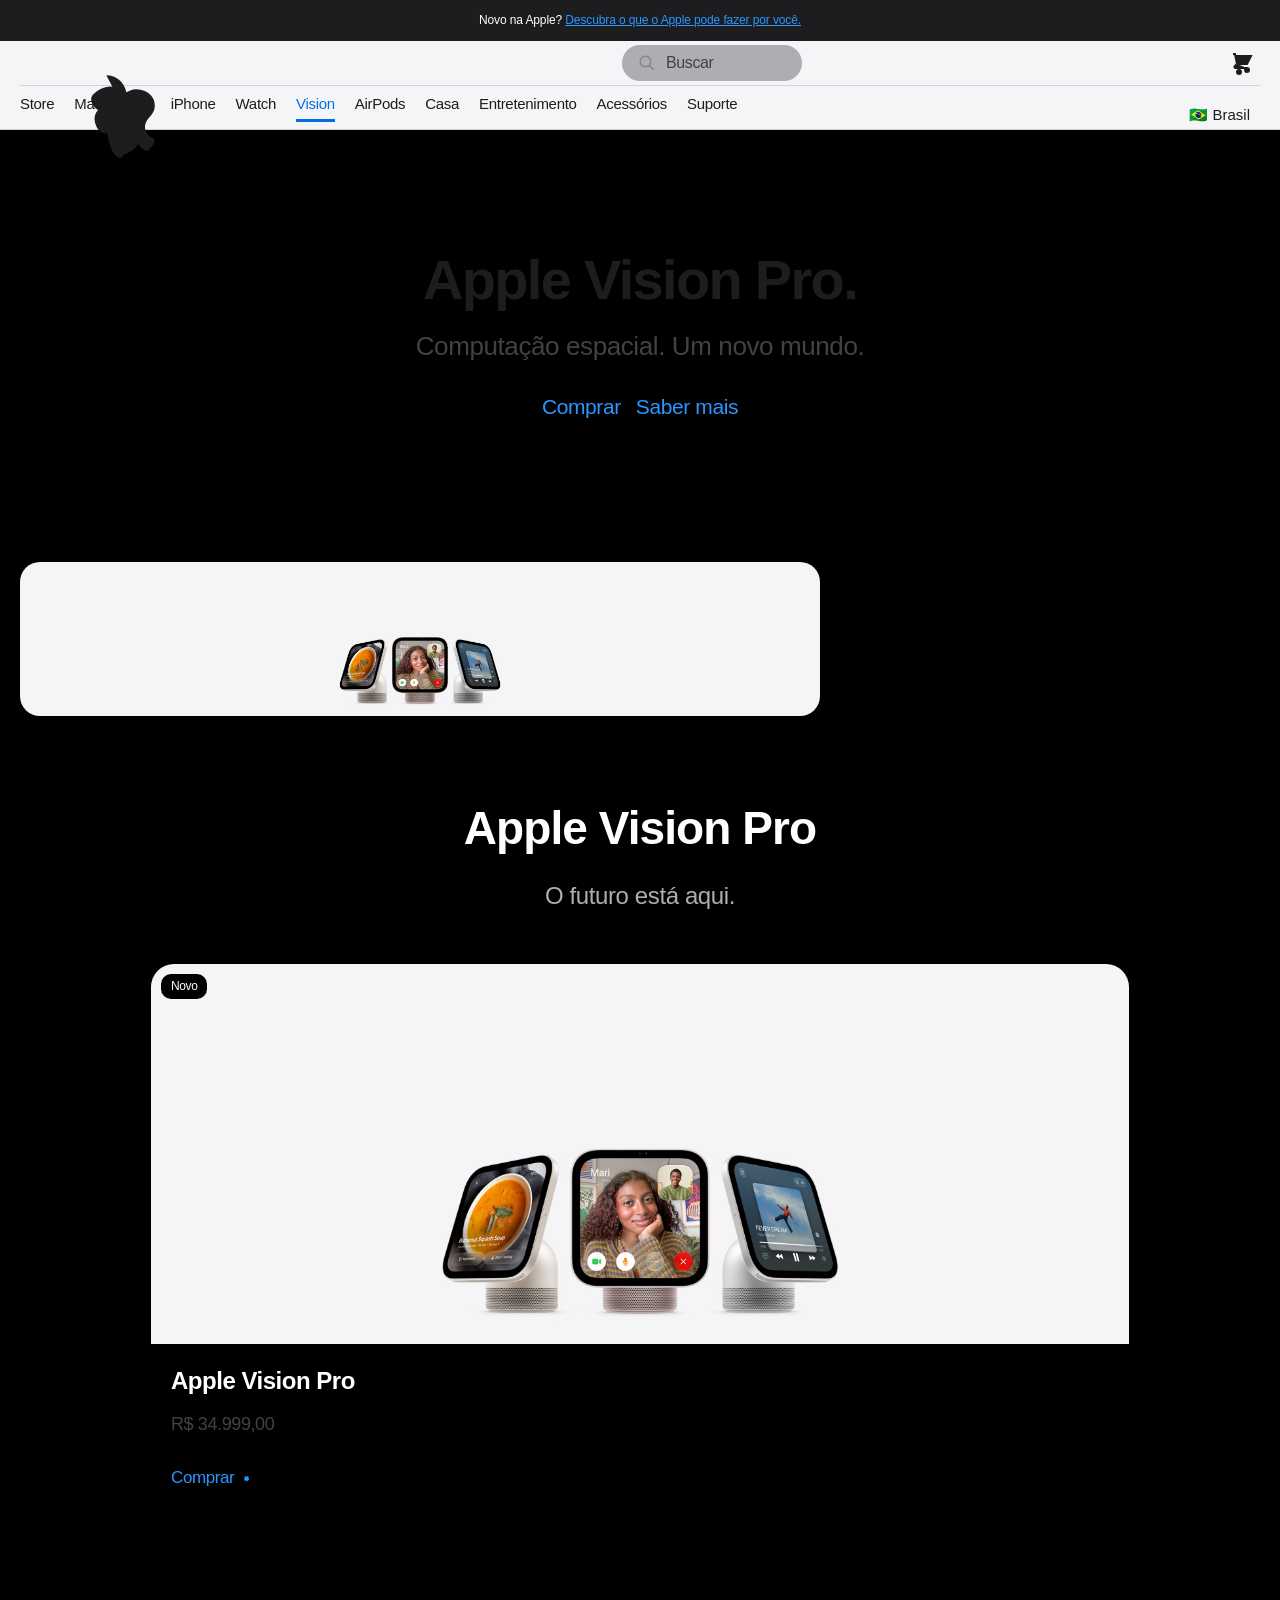
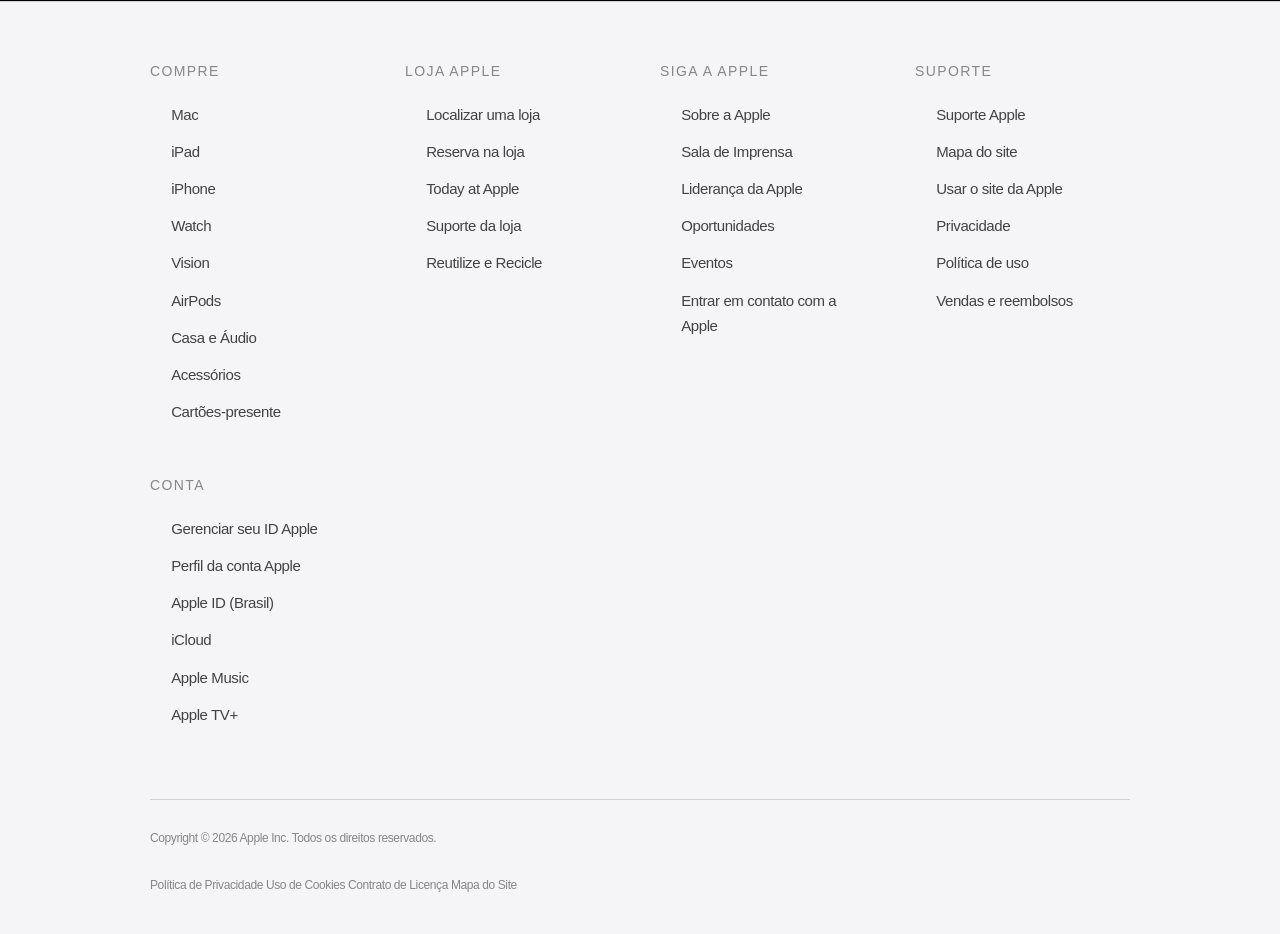
<file: vision.html>
<!DOCTYPE html>
<html lang="pt-BR">
<head>
    <meta charset="UTF-8">
    <meta name="viewport" content="width=device-width, initial-scale=1.0">
    <title>Vision - Apple (Brasil)</title>
    <meta name="description" content="Apple Vision Pro - Computação espacial no site oficial da Apple (Brasil).">
    <link rel="stylesheet" href="css/main.css">
    <link rel="icon" href="img/apple-icon.svg">
</head>
<body>

    <div class="top-banner">
        Novo na Apple? <a href="#">Descubra o que o Apple pode fazer por você.</a>
    </div>

    <nav class="apple-nav" id="mainNav">
        <div class="nav-container">
            <div class="nav-top">
                <a href="index.html" class="nav-logo" title="Apple" aria-label="Página inicial Apple">
                    <svg viewBox="0 0 1000 1000" xmlns="http://www.w3.org/2000/svg" fill="#1d1d1f">
                        <path d="M479.6 146.2c55.5 0 100.6 40.6 111.2 93.8 6-3.1 12.2-5.8 18.4-8.4 12-5.1 24.7-7.9 37.7-7.9 29.9 0 58.4 11.4 78.6 31.7 15.2 15.3 23.5 35.7 23.5 59 0 21.3-7.5 39.5-20.4 53.2l-1.4 1.4c-21.7 23.4-33 39.8-33 63.4 0 32.3 20.3 55.2 53.1 67.5v10.8c0 16.3-11.2 30.3-26.8 38.6v4.8c0 5.6-4.3 10.4-10 10.4-19.8 0-42.7-15.3-52-39.4h-3.5c-3.9 12.6-12 24-24.2 33-19 13.9-38.7 23.8-58.9 29.5v4.7c0 5.9-4.5 10.9-10.4 10.9-19.7 0-39.1-13-47.3-32.3l-1.7-4.1c-15.6-38.5-25-65.9-25-84.2v-4.3c0-5.5-4.2-10.1-9.7-10.1-23.5 0-44.5-16.9-55.1-42.4-15.2-36.6-9.7-68.1 16.3-92.2l2.2-2c15.4-13.2 29.2-23 41-29.7 21-12 38.9-18.1 52.3-18.1 16.3 0 33.8 4.8 51.7 14.2 11.2 5.9 22.2 13.9 32.7 24l1.2 1.2c21.6 20.8 29.8 35.1 29.8 56 0 17.5-6.4 32-17.3 42.4l-1.3 1.2c-8.9 8.6-18 15.8-27.4 21.5-19 11.6-39.2 19.8-60.4 24v-4.8c0-5.8-4.7-10.7-10.8-10.7-18.3 0-38-14.5-46.2-37.6l-1.4-4c-9-24-14.3-40.8-14.3-52.1v-3.7c0-5.5-4.4-10.2-10.1-10.2-27.2 0-50.9-19.1-61.9-48.5-6.5-17.2-4-32.7 8.6-45.2l1.7-1.8c11.8-11.6 23.9-20.2 36-25.9 21.6-10.3 40.9-15.4 57.3-15.4 16.9 0 34.4 5.2 52.3 15.5 11.2 6.5 22.3 15.5 33 26.9l1.3 1.4c21.4 22.6 29.5 38.1 29.5 60.6 0 21.9-8.5 40.1-23 53.7z"/>
                    </svg>
                </a>
                <div class="nav-search" title="Buscar">
                    <svg viewBox="0 0 24 24"><path fill="none" stroke="#86868b" stroke-width="2" d="M21 21l-6-6m2-5a7 7 0 11-14 0 7 7 0 0114 0z"/></svg>
                    <span>Buscar</span>
                </div>
                <div class="nav-bag" title="Sacola">
                    <svg viewBox="0 0 24 24" fill="none" stroke="#1d1d1f" stroke-width="2">
                        <path d="M3 3h2l.4 2M7 13h10l4-8H5.4M7 13L5.4 5M7 13l-2.293 2.293c-.63.63-.184 1.707.707 1.707H17m0 0a2 2 0 100 4 2 2 0 000-4zm-8 2a2 2 0 110 4 2 2 0 010-4z"/>
                    </svg>
                </div>
                <button class="mobile-menu-btn" aria-label="Abrir menu" aria-expanded="false">
                    <svg viewBox="0 0 24 24" fill="none" stroke="#1d1d1f" stroke-width="2" stroke-linecap="round" stroke-linejoin="round">
                        <line x1="3" y1="12" x2="21" y2="12"></line>
                        <line x1="3" y1="6" x2="21" y2="6"></line>
                        <line x1="3" y1="18" x2="21" y2="18"></line>
                    </svg>
                </button>
            </div>
            <div class="nav-menu">
                <ul class="nav-links">
                    <li><a href="index.html">Store</a></li>
                    <li><a href="mac.html">Mac</a></li>
                    <li><a href="ipad.html">iPad</a></li>
                    <li><a href="iphone.html">iPhone</a></li>
                    <li><a href="watch.html">Watch</a></li>
                    <li><a href="vision.html" class="active">Vision</a></li>
                    <li><a href="airpods.html">AirPods</a></li>
                    <li><a href="casa.html">Casa</a></li>
                    <li><a href="entretenimento.html">Entretenimento</a></li>
                    <li><a href="acessorios.html">Acessórios</a></li>
                    <li><a href="suporte.html">Suporte</a></li>
                </ul>
                <div class="nav-more">
                    <div class="country-selector" id="countrySelector">
                        <button id="countryBtn" type="button">🇧🇷 Brasil</button>
                        <div class="country-menu" id="countryMenu">
                            <h3>Escolha seu país ou região</h3>
                            <div class="country-grid">
                                <div class="country-item"><a href="#">🇧🇷 Brasil (Português)</a></div>
                                <div class="country-item"><a href="#">🇺🇸 Estados Unidos (English)</a></div>
                                <div class="country-item"><a href="#">🇨🇦 Canadá (English)</a></div>
                                <div class="country-item"><a href="#">🇨🇦 Canadá (Français)</a></div>
                                <div class="country-item"><a href="#">🇲🇽 México (Español)</a></div>
                                <div class="country-item"><a href="#">🇬🇧 Reino Unido (English)</a></div>
                                <div class="country-item"><a href="#">🇫🇷 França (Français)</a></div>
                                <div class="country-item"><a href="#">🇩🇪 Alemanha (Deutsch)</a></div>
                                <div class="country-item"><a href="#">🇮🇹 Itália (Italiano)</a></div>
                                <div class="country-item"><a href="#">🇪🇸 Espanha (Español)</a></div>
                                <div class="country-item"><a href="#">🇯🇵 Japão (日本語)</a></div>
                                <div class="country-item"><a href="#">🇰🇷 Coreia do Sul (한국어)</a></div>
                                <div class="country-item"><a href="#">🇨🇳 China (简体中文)</a></div>
                                <div class="country-item"><a href="#">🇭🇰 Hong Kong (繁體中文)</a></div>
                                <div class="country-item"><a href="#">🇦🇺 Austrália (English)</a></div>
                                <div class="country-item"><a href="#">🇮🇳 Índia (English)</a></div>
                                <div class="country-item"><a href="#">🇦🇪 Emirados Árabes (English)</a></div>
                                <div class="country-item"><a href="#">🇨🇭 Suíça (Deutsch)</a></div>
                            </div>
                        </div>
                    </div>
                </div>
            </div>
        </div>
    </nav>

    <section class="hero" style="background:#000; color:#fff;">
        <div class="hero-content">
            <h1 class="hero-headline">Apple Vision Pro.</h1>
            <p class="hero-subhead">Computação espacial. Um novo mundo.</p>
            <div class="hero-links" style="justify-content:center;">
                <a href="#comprar" style="color:#2997ff;">Comprar</a>
                <a href="#sabermais" style="color:#2997ff;">Saber mais</a>
            </div>
        </div>
        <div class="hero-image">
            <img src="img/hero-apple-homeview-animated.jpg" alt="Apple Vision Pro">
        </div>
    </section>

    <section id="sabermais" class="product-section dark">
        <div class="product-container">
            <div class="product-header">
                <h2 class="section-title">Apple Vision Pro</h2>
                <p class="section-subtitle">O futuro está aqui.</p>
            </div>
            <div class="product-grid">
                <div class="product-card" onclick="openModal('Apple Vision Pro', 34999)">
                    <div class="product-image">
                        <span class="product-tag">Novo</span>
                        <img src="img/hero-apple-homeview-animated.jpg" alt="Apple Vision Pro">
                    </div>
                    <div class="product-info">
                        <h3 class="product-title">Apple Vision Pro</h3>
                        <p class="product-price">R$ 34.999,00</p>
                        <a href="#" class="product-buy">Comprar <svg viewBox="0 0 12 12"><path fill="none" stroke="#2997ff" stroke-width="2" d="M5 5l3 3m0-3-3 3"/></svg></a>
                    </div>
                </div>
            </div>
        </div>
    </section>

    <footer>
        <div class="footer-content">
            <div class="footer-top">
                <div class="footer-column">
                    <h4>Compre</h4>
                    <ul>
                        <li><a href="mac.html">Mac</a></li>
                        <li><a href="ipad.html">iPad</a></li>
                        <li><a href="iphone.html">iPhone</a></li>
                        <li><a href="watch.html">Watch</a></li>
                        <li><a href="vision.html">Vision</a></li>
                        <li><a href="airpods.html">AirPods</a></li>
                        <li><a href="casa.html">Casa e Áudio</a></li>
                        <li><a href="acessorios.html">Acessórios</a></li>
                        <li><a href="#">Cartões-presente</a></li>
                    </ul>
                </div>
                <div class="footer-column">
                    <h4>Loja Apple</h4>
                    <ul>
                        <li><a href="#">Localizar uma loja</a></li>
                        <li><a href="#">Reserva na loja</a></li>
                        <li><a href="#">Today at Apple</a></li>
                        <li><a href="#">Suporte da loja</a></li>
                        <li><a href="#">Reutilize e Recicle</a></li>
                    </ul>
                </div>
                <div class="footer-column">
                    <h4>Siga a Apple</h4>
                    <ul>
                        <li><a href="#">Sobre a Apple</a></li>
                        <li><a href="#">Sala de Imprensa</a></li>
                        <li><a href="#">Liderança da Apple</a></li>
                        <li><a href="#">Oportunidades</a></li>
                        <li><a href="#">Eventos</a></li>
                        <li><a href="#">Entrar em contato com a Apple</a></li>
                    </ul>
                </div>
                <div class="footer-column">
                    <h4>Suporte</h4>
                    <ul>
                        <li><a href="suporte.html">Suporte Apple</a></li>
                        <li><a href="#">Mapa do site</a></li>
                        <li><a href="#">Usar o site da Apple</a></li>
                        <li><a href="#">Privacidade</a></li>
                        <li><a href="#">Política de uso</a></li>
                        <li><a href="#">Vendas e reembolsos</a></li>
                    </ul>
                </div>
                <div class="footer-column">
                    <h4>Conta</h4>
                    <ul>
                        <li><a href="#">Gerenciar seu ID Apple</a></li>
                        <li><a href="#">Perfil da conta Apple</a></li>
                        <li><a href="#">Apple ID (Brasil)</a></li>
                        <li><a href="#">iCloud</a></li>
                        <li><a href="#">Apple Music</a></li>
                        <li><a href="#">Apple TV+</a></li>
                    </ul>
                </div>
            </div>
            <div class="footer-bottom">
                <div class="footer-legal">
                    Copyright © 2026 Apple Inc. Todos os direitos reservados.
                </div>
                <div class="footer-copyright">
                    <a href="#">Política de Privacidade</a>
                    <a href="#">Uso de Cookies</a>
                    <a href="#">Contrato de Licença</a>
                    <a href="#">Mapa do Site</a>
                </div>
            </div>
        </div>
    </footer>

    <div class="modal-overlay" id="modalOverlay">
        <div class="modal">
            <div class="modal-header">
                <h2 class="modal-title" id="modalTitle">Escolha seu Vision Pro</h2>
                <button class="modal-close" onclick="closeModal()">&times;</button>
            </div>
            <div class="modal-body">
                <p style="margin-bottom:2rem; color:var(--apple-dark-gray);">Selecione a configuração:</p>
                <div class="modal-grid" id="modalGrid"></div>
            </div>
            <div class="modal-footer">
                <button class="btn btn-secondary" onclick="closeModal()">Cancelar</button>
                <button class="btn btn-primary" onclick="checkout()">Adicionar à sacola</button>
            </div>
        </div>
    </div>

    <script src="js/app.js"></script>
</body>
</html>
</file>
<file: css/main.css>
/* ==========================================================================
   APPLE.COM - RECONSTRUÇÃO OFFLINE DE ALTA FIDELIDADE
   Todos os estilos locais, sem dependências externas
   Fontes: SF Pro (sistema) + CSS originais da Apple capturados via REA
   ========================================================================== */

/* Importar CSS reais da Apple capturados via REA */
@import url('globalheader.css');
@import url('main-built.css');
@import url('homepage.css');
@import url('ac-globalfooter.css');
@import url('ac-localnav.css');
@import url('home-gallery.css');
@import url('inline-media.css');
@import url('localeswitcher.css');
@import url('index.css');

/* ==========================================================================
   FONTES - SF Pro via sistema (fallback otimizado)
   ========================================================================== */
@font-face {
    font-family: 'SF Pro Display';
    src: local('Segoe UI'), local('Roboto'), local('Helvetica Neue'), local('Helvetica'), local('Arial');
    font-weight: 100 900;
    font-display: swap;
    font-style: normal;
}

@font-face {
    font-family: 'SF Pro Text';
    src: local('Segoe UI'), local('Roboto'), local('Helvetica Neue'), local('Helvetica'), local('Arial');
    font-weight: 100 900;
    font-display: swap;
    font-style: normal;
}

@font-face {
    font-family: 'SF Pro Icons';
    src: local('Segoe UI Symbol'), local('Segoe UI Emoji'), local('Arial');
    font-display: swap;
}

* {
    margin: 0;
    padding: 0;
    box-sizing: border-box;
}

:root {
    --apple-black: #1d1d1f;
    --apple-dark-gray: #424245;
    --apple-gray: #86868b;
    --apple-light-gray: #aeadb3;
    --apple-white: #f5f5f7;
    --apple-blue: #0071e3;
    --apple-red: #ff3b30;
    --apple-green: #34c759;
    --apple-orange: #ff9500;
    --apple-purple: #bf5af2;
    --font-family: 'SF Pro Display', 'SF Pro Text', -apple-system, BlinkMacSystemFont, "Segoe UI", Roboto, Helvetica, Arial, sans-serif;
    --font-heading: 'SF Pro Display', -apple-system, BlinkMacSystemFont, "Segoe UI", Roboto, Helvetica, Arial, sans-serif;
    --nav-height: 4.4rem;
    --nav-height-scrolled: 3.2rem;
}

html {
    font-size: 62.5%;
    scroll-behavior: smooth;
    -webkit-font-smoothing: antialiased;
    -moz-osx-font-smoothing: grayscale;
}

body {
    background-color: var(--apple-white);
    color: var(--apple-black);
    font-family: var(--font-family);
    font-size: 1.8rem;
    line-height: 1.4;
    overflow-x: hidden;
    -webkit-font-smoothing: antialiased;
}

a {
    text-decoration: none;
    color: inherit;
    transition: color 0.15s ease;
}

img {
    max-width: 100%;
    display: block;
    transition: opacity 0.3s ease, transform 0.5s ease;
}

ul, ol {
    list-style: none;
}

/* ==========================================================================
   ANIMAÇÕES KEYFRAMES
   ========================================================================== */
@keyframes fadeIn {
    from { opacity: 0; }
    to { opacity: 1; }
}

@keyframes fadeInUp {
    from { opacity: 0; transform: translateY(3rem); }
    to { opacity: 1; transform: translateY(0); }
}

@keyframes fadeInDown {
    from { opacity: 0; transform: translateY(-3rem); }
    to { opacity: 1; transform: translateY(0); }
}

@keyframes slideUp {
    from { opacity: 0; transform: translateY(4rem); }
    to { opacity: 1; transform: translateY(0); }
}

@keyframes pulse {
    0%, 100% { opacity: 1; }
    50% { opacity: 0.5; }
}

@keyframes shimmer {
    0% { transform: translateX(-100%); }
    100% { transform: translateX(100%); }
}

@keyframes float {
    0%, 100% { transform: translateY(0); }
    50% { transform: translateY(-1rem); }
}

@keyframes spin {
    from { transform: rotate(0deg); }
    to { transform: rotate(360deg); }
}

/* ==========================================================================
   UTILITÁRIOS DE ANIMAÇÃO
   ========================================================================== */
.animate-fade-in {
    animation: fadeIn 0.8s ease forwards;
}

.animate-fade-in-up {
    animation: fadeInUp 0.8s ease forwards;
}

.animate-slide-up {
    animation: slideUp 0.6s ease forwards;
}

.animate-pulse {
    animation: pulse 2s ease-in-out infinite;
}

.animate-shimmer {
    animation: shimmer 2s infinite;
}

.animate-float {
    animation: float 3s ease-in-out infinite;
}

.section-fade {
    opacity: 0;
    transform: translateY(2rem);
    transition: opacity 0.8s ease, transform 0.8s ease;
}

.section-fade.visible {
    opacity: 1;
    transform: translateY(0);
}

/* ==========================================================================
   TOPO - BANNER
   ========================================================================== */
.top-banner {
    background-color: var(--apple-black);
    color: #fff;
    font-size: 1.2rem;
    padding: 1.2rem 2rem;
    text-align: center;
    letter-spacing: -0.01em;
}

.top-banner a {
    color: #2997ff;
    text-decoration: underline;
    font-weight: 400;
}

/* ==========================================================================
   NAVEGAÇÃO GLOBAL
   ========================================================================== */
.apple-nav {
    background-color: var(--apple-white);
    border-bottom: 1px solid #d2d2d7;
    position: sticky;
    top: 0;
    z-index: 1000;
    transition: all 0.3s ease;
}

.apple-nav.scrolled {
    background-color: rgba(245, 245, 247, 0.95);
    backdrop-filter: blur(20px);
    border-bottom-color: rgba(210, 210, 215, 0.5);
}

.nav-container {
    margin: 0 auto;
    padding: 0 2rem;
    max-width: 100%;
}

.nav-top {
    display: flex;
    justify-content: space-between;
    align-items: center;
    height: var(--nav-height);
    transition: height 0.3s ease;
}

.apple-nav.scrolled .nav-top {
    height: var(--nav-height-scrolled);
}

.nav-logo {
    width: 18rem;
    height: 2.8rem;
    transition: all 0.3s ease;
}

.apple-nav.scrolled .nav-logo {
    width: 15rem;
    height: 2.4rem;
}

.nav-logo img {
    width: 100%;
    height: auto;
}

.nav-search {
    width: 18rem;
    height: 3.6rem;
    background: var(--apple-light-gray);
    border-radius: 2.6rem;
    padding: 0 1.6rem;
    display: flex;
    align-items: center;
    cursor: pointer;
    transition: background 0.3s ease, transform 0.2s ease;
}

.nav-search:hover {
    background: #d1d1d6;
    transform: scale(1.02);
}

.nav-search svg {
    width: 1.8rem;
    height: 1.8rem;
    fill: var(--apple-gray);
    margin-right: 1rem;
}

.nav-search span {
    font-size: 1.6rem;
    color: var(--apple-dark-gray);
}

.nav-bag {
    width: 3.6rem;
    height: 3.6rem;
    display: flex;
    align-items: center;
    justify-content: center;
    cursor: pointer;
    transition: transform 0.2s ease;
}

.nav-bag:hover {
    transform: scale(1.1);
}

.nav-bag svg {
    width: 2.4rem;
    height: 2.4rem;
    fill: var(--apple-black);
}

/* Menu de navegação principal */
.nav-menu {
    display: flex;
    align-items: center;
    height: var(--nav-height);
    border-top: 1px solid #d2d2d7;
    transition: all 0.3s ease;
}

.apple-nav.scrolled .nav-menu {
    height: var(--nav-height-scrolled);
    border-top: none;
}

.nav-links {
    display: flex;
    list-style: none;
    overflow-x: auto;
    padding-bottom: 1rem;
    margin-bottom: -1rem;
    scrollbar-width: none;
}

.nav-links::-webkit-scrollbar {
    display: none;
}

.nav-links li {
    margin-right: 2rem;
    white-space: nowrap;
    flex-shrink: 0;
}

.nav-links li:last-child {
    margin-right: 0;
}

.nav-links a {
    font-size: 1.5rem;
    color: var(--apple-black);
    font-weight: 400;
    letter-spacing: -0.02em;
    transition: color 0.15s ease, border-color 0.15s ease;
    border-bottom: 3px solid transparent;
    padding-bottom: 0.5rem;
    display: block;
}

.nav-links a:hover {
    color: var(--apple-blue);
    border-bottom: 3px solid var(--apple-blue);
}

.nav-links a.active {
    color: var(--apple-blue);
    border-bottom: 3px solid var(--apple-blue);
}

.nav-more {
    margin-left: auto;
    display: flex;
    align-items: center;
    gap: 1.5rem;
}

.nav-more button {
    background: none;
    border: none;
    font-size: 1.5rem;
    color: var(--apple-black);
    cursor: pointer;
    padding: 0;
    display: flex;
    align-items: center;
    gap: 0.5rem;
    transition: color 0.15s ease;
}

.nav-more button:hover {
    color: var(--apple-blue);
}

/* Seletor de países/idiomas */
.country-selector {
    position: relative;
    display: inline-block;
}

.country-selector button {
    background: none;
    border: none;
    font-size: 1.5rem;
    color: var(--apple-black);
    cursor: pointer;
    padding: 0 1rem;
    display: flex;
    align-items: center;
    gap: 0.5rem;
    transition: color 0.15s ease;
}

.country-selector button:hover {
    color: var(--apple-blue);
}

.country-menu {
    position: absolute;
    top: calc(100% + 0.5rem);
    left: 0;
    background: #fff;
    border: 1px solid #d2d2d7;
    border-radius: 0.6rem;
    box-shadow: 0 1rem 3rem rgba(0,0,0,0.1);
    padding: 1.5rem;
    min-width: 30rem;
    display: none;
    z-index: 2000;
    animation: fadeIn 0.2s ease;
}

@keyframes fadeIn {
    from { opacity: 0; transform: translateY(-0.5rem); }
    to { opacity: 1; transform: translateY(0); }
}

.country-selector.open .country-menu {
    display: block;
}

.country-menu h3 {
    font-size: 1.2rem;
    color: var(--apple-gray);
    text-transform: uppercase;
    margin-bottom: 1.5rem;
    letter-spacing: 0.1em;
}

.country-grid {
    display: grid;
    grid-template-columns: repeat(3, 1fr);
    gap: 1rem;
}

.country-item a {
    display: block;
    font-size: 1.4rem;
    color: var(--apple-black);
    padding: 0.75rem 0;
    border-bottom: 1px solid #f0f0f0;
    transition: color 0.2s ease, background 0.2s ease;
}

.country-item:last-child a {
    border-bottom: none;
}

.country-item a:hover {
    color: var(--apple-blue);
    background: #f9f9f9;
    border-radius: 0.4rem;
}

/* ==========================================================================
   HERO SECTION
   ========================================================================== */
.hero {
    position: relative;
    padding: 4rem 2rem 0;
    max-width: 100%;
    overflow: hidden;
    background: var(--apple-white);
}

.hero-content {
    max-width: 98rem;
    margin: 0 auto;
    text-align: center;
    padding: 8rem 2rem 6rem;
}

.hero-headline {
    font-size: 5.6rem;
    font-weight: 600;
    line-height: 1.08;
    letter-spacing: -0.03em;
    margin-bottom: 2rem;
    animation: fadeInUp 0.8s ease forwards;
}

.hero-subhead {
    font-size: 2.6rem;
    font-weight: 400;
    line-height: 1.2;
    margin-bottom: 3rem;
    color: var(--apple-dark-gray);
    animation: fadeInUp 0.8s ease forwards 0.2s;
}

.hero-links {
    display: flex;
    justify-content: center;
    gap: 1.5rem;
    margin-bottom: 4rem;
    animation: fadeInUp 0.8s ease forwards 0.4s;
}

.hero-links a {
    font-size: 2.1rem;
    color: var(--apple-blue);
    font-weight: 500;
    transition: opacity 0.3s ease, transform 0.2s ease;
}

.hero-links a:hover {
    opacity: 0.7;
    text-decoration: underline;
    transform: translateY(-0.2rem);
}

.hero-image {
    margin-top: 4rem;
    opacity: 0;
    transform: translateY(3rem);
    animation: fadeInUp 1s ease forwards 0.6s;
}

.hero-image img {
    width: 100%;
    max-width: 80rem;
    border-radius: 2rem;
    filter: drop-shadow(0 2rem 4rem rgba(0,0,0,0.1));
}

/* ==========================================================================
   SEÇÕES DE PRODUTO
   ========================================================================== */
.product-section {
    padding: 8rem 2rem;
    position: relative;
    overflow: hidden;
}

.product-section:nth-child(even) {
    background-color: #fff;
}

.product-container {
    max-width: 98rem;
    margin: 0 auto;
}

.product-header {
    text-align: center;
    margin-bottom: 5rem;
    animation: fadeInUp 0.6s ease forwards;
}

.section-title {
    font-size: 4.6rem;
    font-weight: 600;
    text-align: center;
    margin-bottom: 1rem;
    letter-spacing: -0.02em;
}

.section-subtitle {
    font-size: 2.4rem;
    text-align: center;
    color: var(--apple-dark-gray);
    margin-bottom: 2rem;
    font-weight: 400;
}

.section-links {
    display: flex;
    justify-content: center;
    gap: 2rem;
}

.section-links a {
    font-size: 2.1rem;
    color: var(--apple-blue);
    font-weight: 500;
}

.product-grid {
    display: grid;
    grid-template-columns: repeat(auto-fit, minmax(28rem, 1fr));
    gap: 3rem;
    margin-top: 2rem;
}

.product-card {
    background: #fff;
    border-radius: 2.4rem;
    overflow: hidden;
    transition: transform 0.4s cubic-bezier(0.25, 0.8, 0.25, 1), box-shadow 0.4s;
    cursor: pointer;
    opacity: 0;
    animation: fadeInUp 0.6s ease forwards;
    border: 1px solid transparent;
}

.product-card:hover {
    transform: translateY(-0.5rem);
    box-shadow: 0 2rem 4rem rgba(0,0,0,0.1);
    border-color: rgba(0,113,227,0.1);
}

.product-image {
    height: 38rem;
    background: var(--apple-light-gray);
    display: flex;
    align-items: center;
    justify-content: center;
    position: relative;
    overflow: hidden;
}

.product-image img {
    width: 100%;
    height: 100%;
    object-fit: cover;
    object-position: center;
    transition: transform 0.5s ease;
}

.product-card:hover .product-image img {
    transform: scale(1.03);
}

.product-tag {
    position: absolute;
    top: 1rem;
    left: 1rem;
    background: #000;
    color: #fff;
    font-size: 1.2rem;
    padding: 0.4rem 1rem;
    border-radius: 1rem;
    font-weight: 500;
    z-index: 10;
}

.product-info {
    padding: 2rem 2rem 3rem;
}

.product-title {
    font-size: 2.4rem;
    font-weight: 600;
    letter-spacing: -0.02em;
    margin-bottom: 1rem;
}

.product-price {
    font-size: 1.8rem;
    color: var(--apple-dark-gray);
    margin-bottom: 1.5rem;
}

.product-buy {
    font-size: 1.7rem;
    color: var(--apple-blue);
    font-weight: 500;
    display: inline-flex;
    align-items: center;
    gap: 0.5rem;
    transition: opacity 0.2s ease;
}

.product-buy:hover {
    opacity: 0.8;
    text-decoration: underline;
}

.product-buy svg {
    width: 1.4rem;
    height: 1.4rem;
    fill: currentColor;
}

/* Seção especial escura */
.product-section.dark {
    background-color: #000;
    color: #fff;
}

.product-section.dark .section-title,
.product-section.dark .product-title {
    color: #fff;
}

.product-section.dark .section-subtitle {
    color: #aeadb3;
}

.product-section.dark .product-card {
    background: #000;
}

.product-section.dark .product-image {
    background: #1d1d1f;
}

.product-section.dark .product-buy {
    color: #2997ff;
}

.product-section.dark .product-buy:hover {
    color: #5ac8fa;
}

/* ==========================================================================
   CARROSSEL
   ========================================================================== */
.carousel-section {
    padding: 8rem 2rem;
    overflow: hidden;
}

.carousel-container {
    max-width: 98rem;
    margin: 0 auto;
    position: relative;
}

.carousel-track {
    display: flex;
    transition: transform 0.5s cubic-bezier(0.25, 0.8, 0.25, 1);
    gap: 2rem;
}

.carousel-slide {
    flex: 0 0 auto;
    width: 100%;
    text-align: center;
}

.carousel-nav {
    position: absolute;
    bottom: 2rem;
    left: 50%;
    transform: translateX(-50%);
    display: flex;
    gap: 1rem;
    z-index: 20;
}

.carousel-dot {
    width: 0.8rem;
    height: 0.8rem;
    border-radius: 50%;
    background: #d2d2d7;
    cursor: pointer;
    transition: all 0.3s ease;
    border: none;
    padding: 0;
}

.carousel-dot.active {
    background: var(--apple-black);
    transform: scale(1.3);
}

/* ==========================================================================
   FOOTER
   ========================================================================== */
footer {
    background-color: var(--apple-white);
    border-top: 1px solid #d2d2d7;
    padding: 6rem 2rem 4rem;
}

.footer-content {
    max-width: 98rem;
    margin: 0 auto;
}

.footer-top {
    display: grid;
    grid-template-columns: repeat(auto-fit, minmax(20rem, 1fr));
    gap: 4rem;
    margin-bottom: 6rem;
}

.footer-column h4 {
    font-size: 1.4rem;
    color: var(--apple-gray);
    text-transform: uppercase;
    letter-spacing: 0.1em;
    margin-bottom: 2rem;
    font-weight: 500;
}

.footer-column ul {
    list-style: none;
}

.footer-column li {
    margin-bottom: 1.2rem;
}

.footer-column a {
    font-size: 1.5rem;
    color: var(--apple-dark-gray);
    transition: color 0.2s ease;
}

.footer-column a:hover {
    color: var(--apple-blue);
    text-decoration: underline;
}

.footer-bottom {
    border-top: 1px solid #d2d2d7;
    padding-top: 3rem;
    display: flex;
    flex-direction: column;
    gap: 2rem;
}

.footer-legal {
    font-size: 1.2rem;
    color: var(--apple-gray);
}

.footer-legal a {
    color: var(--apple-gray);
    margin-right: 1rem;
}

.footer-legal a:hover {
    color: var(--apple-blue);
}

.footer-copyright {
    font-size: 1.2rem;
    color: var(--apple-gray);
    margin-top: 1rem;
}

/* ==========================================================================
   MODAL DE COMPRA
   ========================================================================== */
.modal-overlay {
    position: fixed;
    top: 0;
    left: 0;
    width: 100%;
    height: 100%;
    background: rgba(0,0,0,0.5);
    backdrop-filter: blur(4px);
    z-index: 5000;
    opacity: 0;
    visibility: hidden;
    transition: all 0.3s ease;
    display: flex;
    align-items: center;
    justify-content: center;
    padding: 2rem;
}

.modal-overlay.open {
    opacity: 1;
    visibility: visible;
}

.modal {
    background: #fff;
    border-radius: 2rem;
    max-width: 60rem;
    width: 100%;
    max-height: 90vh;
    overflow-y: auto;
    transform: translateY(2rem);
    transition: transform 0.3s ease;
    box-shadow: 0 2rem 6rem rgba(0,0,0,0.2);
    animation: slideUp 0.3s ease forwards;
}

@keyframes slideUp {
    to { transform: translateY(0); }
}

.modal-overlay.open .modal {
    transform: translateY(0);
}

.modal-header {
    padding: 2rem 2rem 1rem;
    border-bottom: 1px solid #f0f0f0;
    display: flex;
    justify-content: space-between;
    align-items: center;
}

.modal-title {
    font-size: 2.2rem;
    font-weight: 600;
}

.modal-close {
    background: none;
    border: none;
    font-size: 2.4rem;
    cursor: pointer;
    color: var(--apple-gray);
    line-height: 1;
    padding: 0.5rem;
}

.modal-close:hover {
    color: var(--apple-black);
}

.modal-body {
    padding: 2rem;
}

.modal-grid {
    display: grid;
    grid-template-columns: repeat(auto-fit, minmax(20rem, 1fr));
    gap: 2rem;
    margin-top: 2rem;
}

.modal-option {
    border: 2px solid #f0f0f0;
    border-radius: 1.6rem;
    padding: 1.5rem;
    cursor: pointer;
    transition: all 0.2s ease;
    position: relative;
}

.modal-option:hover {
    border-color: var(--apple-blue);
    transform: translateY(-0.2rem);
}

.modal-option.selected {
    border-color: var(--apple-blue);
    background: #f0f8ff;
}

.modal-option.selected::after {
    content: '✓';
    position: absolute;
    top: 1rem;
    right: 1rem;
    color: var(--apple-blue);
    font-weight: bold;
}

.modal-option-title {
    font-size: 1.6rem;
    font-weight: 600;
    margin-bottom: 0.5rem;
}

.modal-option-price {
    font-size: 1.4rem;
    color: var(--apple-dark-gray);
}

.modal-footer {
    padding: 2rem;
    border-top: 1px solid #f0f0f0;
    display: flex;
    justify-content: flex-end;
    gap: 1rem;
}

.btn {
    padding: 1.2rem 2.4rem;
    border-radius: 2.4rem;
    font-size: 1.7rem;
    font-weight: 500;
    cursor: pointer;
    transition: all 0.2s ease;
    border: none;
    font-family: inherit;
}

.btn-primary {
    background: #000;
    color: #fff;
}

.btn-primary:hover {
    background: #333;
}

.btn-secondary {
    background: #f0f0f0;
    color: #000;
}

.btn-secondary:hover {
    background: #e0e0e0;
}

/* ==========================================================================
   RESPONSIVO
   ========================================================================== */
@media (max-width: 1024px) {
    .nav-links {
        display: none;
    }
    
    .nav-more {
        gap: 1rem;
    }
    
    .hero-headline {
        font-size: 4rem;
    }
    
    .hero-subhead {
        font-size: 2.2rem;
    }
    
    .section-title {
        font-size: 3.6rem;
    }
    
    .product-grid {
        grid-template-columns: repeat(auto-fit, minmax(24rem, 1fr));
    }
}

@media (max-width: 768px) {
    html {
        font-size: 50%;
    }
    
    .nav-logo {
        width: 15rem;
        height: 2.4rem;
    }
    
    .nav-search {
        width: 14rem;
    }
    
    .hero-content {
        padding: 6rem 1.5rem 4rem;
    }
    
    .hero-headline {
        font-size: 3.2rem;
    }
    
    .hero-subhead {
        font-size: 2rem;
    }
    
    .section-title {
        font-size: 3rem;
    }
    
    .section-subtitle {
        font-size: 2rem;
    }
    
    .product-grid {
        grid-template-columns: 1fr;
    }
    
    .country-grid {
        grid-template-columns: 1fr;
    }
    
    .footer-top {
        grid-template-columns: 1fr;
    }
    
    .modal {
        margin: 1rem;
        max-height: 95vh;
    }
    
    .nav-more button {
        font-size: 1.3rem;
    }
}

/* ==========================================================================
   UTILITÁRIOS
   ========================================================================== */
.hidden {
    display: none !important;
}

.text-center {
    text-align: center;
}

.mt-4 { margin-top: 4rem; }
.mb-4 { margin-bottom: 4rem; }

.section-divider {
    border-top: 1px solid #d2d2d7;
    margin: 4rem 0;
}

/* Botões de navegação móvel */
.mobile-menu-btn {
    display: none;
    background: none;
    border: none;
    font-size: 2.4rem;
    color: var(--apple-black);
    cursor: pointer;
}

@media (max-width: 1024px) {
    .mobile-menu-btn {
        display: block;
    }
    
    .nav-links {
        position: absolute;
        top: var(--nav-height);
        left: 0;
        right: 0;
        background: var(--apple-white);
        flex-direction: column;
        padding: 2rem;
        border-bottom: 1px solid #d2d2d7;
        box-shadow: 0 1rem 2rem rgba(0,0,0,0.05);
        transform: translateY(-100%);
        opacity: 0;
        visibility: hidden;
        transition: all 0.3s ease;
    }
    
    .nav-links.open {
        transform: translateY(0);
        opacity: 1;
        visibility: visible;
    }
    
    .nav-links li {
        margin: 1rem 0;
        margin-right: 0;
    }
    
    .nav-links a {
        font-size: 1.8rem;
        border-bottom: none;
        padding: 0.5rem 0;
    }
}

/* Animação de entrada para seções */
.section-fade {
    opacity: 0;
    transform: translateY(2rem);
    transition: opacity 0.8s ease, transform 0.8s ease;
}

.section-fade.visible {
    opacity: 1;
    transform: translateY(0);
}
</file>
